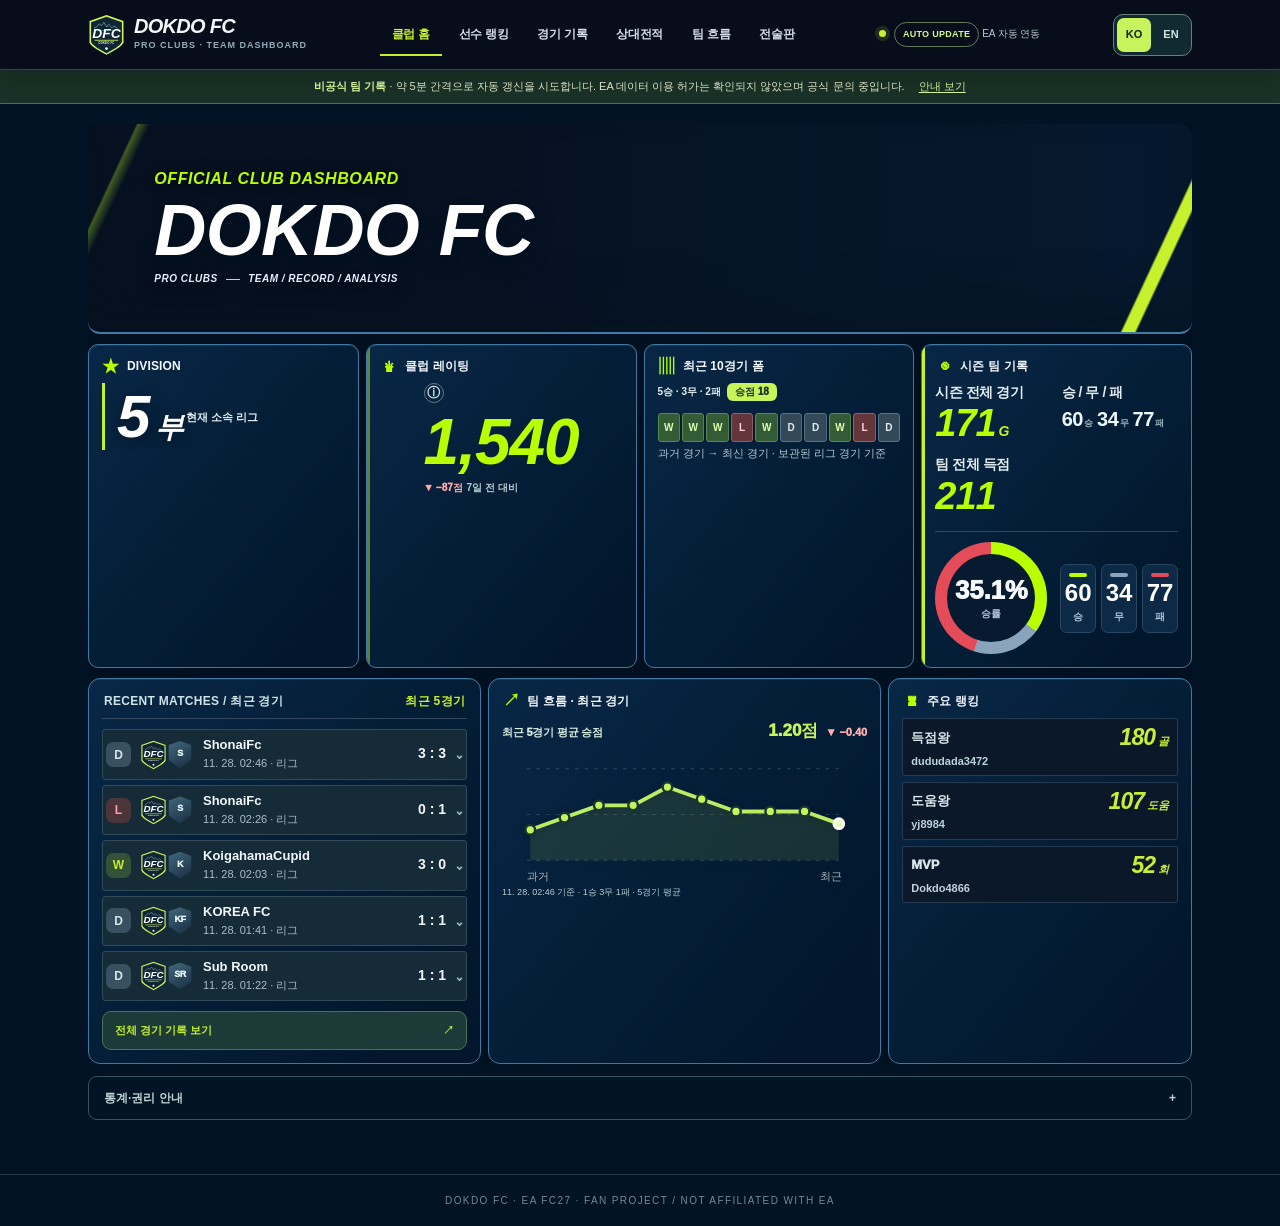
<file: index.html>
<!doctype html>
<html lang="ko">
<head>
<meta charset="utf-8"><meta name="viewport" content="width=device-width,initial-scale=1">
<meta name="color-scheme" content="dark">
<meta name="theme-color" content="#080e16">
<meta property="og:title" content="DOKDO FC | 독립 클럽 경기 기록">
<meta property="og:description" content="디비전, 선수 랭킹, 경기 결과, 상대전적과 최근 10경기 흐름">
<meta property="og:image" content="https://insungmeta.github.io/dokdo-fc/assets/og-dokdo-fc.png">
<title>DOKDO FC | 독립 클럽 경기 기록</title>
<link rel="alternate" hreflang="ko" href="https://insungmeta.github.io/dokdo-fc/?lang=ko">
<link rel="alternate" hreflang="en" href="https://insungmeta.github.io/dokdo-fc/?lang=en">
<meta name="description" content="DOKDO FC 독립 팬 커뮤니티의 경기·선수 기록과 전술 분석. EA 또는 그 라이선스 제공자와 제휴하지 않습니다.">
<style>
:root{--bg:#080e16;--panel:#111d2a;--panel2:#152432;--ink:#eff6f8;--soft:#b7c7d1;--muted:#8298a8;--line:#263949;--lime:#c6f24d;--green:#9ccf39;--cyan:#69d7e8;--gold:#f4c86d;--red:#ef7e83}
*{box-sizing:border-box}html{scroll-behavior:smooth}body{margin:0;background:radial-gradient(ellipse at 50% -300px,#1d3840,#080e16 730px);color:var(--ink);font:14px/1.5 'Pretendard','Noto Sans KR','Malgun Gothic',sans-serif}button{cursor:pointer;font:inherit}button:focus-visible,a:focus-visible{outline:2px solid var(--cyan);outline-offset:3px}a{text-decoration:none;color:inherit}svg{display:block}.shell{max-width:1460px;margin:0 auto;padding:0 38px}.microtop{font-size:10px;letter-spacing:2.4px;padding:8px 0;background:var(--lime);color:#102017;font-weight:900}.microtop .shell{display:flex;justify-content:space-between;gap:15px}.mini-logo{width:39px;height:45px;flex:none}.brand{display:flex;align-items:center;gap:13px}.brand h1{margin:0;font:900 24px/1 Arial,sans-serif;letter-spacing:-.9px}.brand p{font-size:10px;letter-spacing:1.3px;color:#9ab4bc;margin:7px 0 0;font-weight:800}.header{position:sticky;top:0;z-index:20;background:#0c1822ee;backdrop-filter:blur(14px);border-bottom:1px solid #31434c}.header .shell{height:77px;display:flex;justify-content:space-between;gap:20px;align-items:center}.nav{display:flex;align-items:center;gap:7px}.nav a{color:#a2b3bd;font-weight:800;border-radius:7px;padding:11px 14px;font-size:12px}.nav a.selected,.nav a:hover{color:var(--lime);background:#2b423b70}.live{color:#b8cacc;font-size:11px;white-space:nowrap}.live:before{content:"";display:inline-block;width:7px;height:7px;background:var(--lime);border-radius:50%;margin-right:8px;box-shadow:0 0 0 4px #c5f35022}.demo{display:inline-block;border:1px solid #637a55;color:#d3fb89;padding:5px 8px;border-radius:30px;font-size:10px;font-weight:900;letter-spacing:.3px}
main{padding-top:24px;padding-bottom:50px}.hero{display:grid;grid-template-columns:minmax(0,1.35fr) minmax(330px,.8fr);gap:16px}.hero-left,.hero-right{min-width:0;position:relative;border:1px solid #36504e;border-radius:15px;overflow:hidden;min-height:253px}.hero-left{background:radial-gradient(ellipse at 79% 70%,#2d534a 0%,transparent 46%),linear-gradient(115deg,#172e3b,#0e202e 80%);padding:31px 34px}.hero-left:before{content:"";position:absolute;inset:-60px -120px auto auto;width:380px;height:380px;border:1px solid #ffffff22;border-radius:100%;box-shadow:0 0 0 60px #ffffff07,0 0 0 120px #ffffff04;pointer-events:none}.hero-left .eyebrow{font-weight:900;letter-spacing:2px;font-size:10px;color:var(--lime)}.hero-left h2{font-size:clamp(29px,3.0vw,47px);line-height:1.12;letter-spacing:-2.1px;margin:16px 0 11px;max-width:760px}.hero-left h2 strong{color:var(--lime)}.hero-left p{max-width:530px;color:#b6d0d5;font-size:12px;margin:0;line-height:1.85}.hero-chips{margin-top:23px;display:flex;flex-wrap:wrap;gap:8px}.chip{background:#11272dba;padding:8px 11px;color:#b9d0d5;border:1px solid #53716a;border-radius:6px;font-size:10px;letter-spacing:.3px;font-weight:800}.chip b{color:#e4f8fb}.hero-right{background:linear-gradient(120deg,#152532,#0d1c29);padding:20px 23px;display:flex;flex-direction:column;justify-content:space-between}.hero-right-top{display:flex;align-items:center;justify-content:space-between;font-size:10px;color:#a5bbc3;font-weight:900;letter-spacing:1.4px}.win{color:var(--lime)}.scoreline{display:grid;grid-template-columns:1fr auto 1fr;align-items:center;gap:10px}.sideclub{text-align:center;min-width:0}.sideclub .name{font-size:11px;font-weight:900;overflow-wrap:anywhere}.sideclub small{color:#8396a6;font-size:9px}.sideclub .team-mark{display:flex;align-items:center;justify-content:center;margin:0 auto 6px;width:50px;height:55px}.sideclub .team-mark .mini-logo{width:42px;height:48px}.fallback-mark{width:47px;height:47px;display:grid;place-items:center;border-radius:50%;border:2px solid #67848e;color:#e1eaf1;font-weight:900;letter-spacing:-1px;background:#1f3544}.score-number{font:900 clamp(42px,4.1vw,65px)/1 Arial,sans-serif;letter-spacing:-4px;white-space:nowrap}.score-number span{color:#758c92;font-weight:700;margin:0 6px}.hero-right-foot{display:flex;justify-content:space-between;border-top:1px solid #ffffff16;padding-top:12px;color:#8da5b4;font-size:10px;gap:5px}.hero-right-foot strong{color:#cde3e7}
.metric-strip{display:grid;grid-template-columns:repeat(4,1fr);gap:14px;margin-top:16px}.metric{border-radius:13px;background:#111e2b;border:1px solid #273c4b;padding:19px 20px;display:flex;align-items:center;gap:15px;min-height:109px}.metric-icon{width:44px;height:44px;display:grid;place-items:center;flex:none;border:1px solid #44645e;background:#1a3b3c;border-radius:12px;color:var(--lime)}.metric-icon svg{width:23px;height:23px}.metric h3{font-size:11px;font-weight:850;margin:0;color:#9cb1bf}.metric b{font:900 31px/1 Arial,sans-serif;letter-spacing:-1.5px;display:block;margin:8px 0}.metric small{font-size:10px;color:#8096a4}.metric .accent{color:var(--lime)}
.section-title{display:flex;align-items:end;justify-content:space-between;gap:16px;margin:39px 0 17px}.section-title .no{display:block;color:var(--lime);font-size:10px;letter-spacing:2.5px;font-weight:900}.section-title h2{font-size:26px;margin:7px 0 0;letter-spacing:-1.1px}.section-title p{font-size:11px;line-height:1.5;color:var(--muted);margin:0;text-align:right}.pill-outline{display:inline-block;padding:7px 10px;border-radius:6px;border:1px solid #456364;color:#bcd4d2;font-weight:900;font-size:10px}
.star-grid{display:grid;grid-template-columns:repeat(4,minmax(0,1fr));gap:13px}.star{background:linear-gradient(135deg,#182934,#111c28);border:1px solid #324b57;border-radius:13px;padding:20px 19px;position:relative;overflow:hidden;min-height:205px}.star:after{content:"";position:absolute;width:140px;height:140px;border-radius:50%;border:1px solid #ffffff15;right:-48px;top:30px;box-shadow:0 0 0 35px #ffffff04}.star .star-top{display:flex;align-items:center;justify-content:space-between;font-size:10px;color:#a1b8bc;font-weight:900;letter-spacing:1.6px;position:relative;z-index:1}.star .emblem{width:39px;height:39px;border-radius:11px;background:#273e42;display:grid;place-items:center;font-size:22px;border:1px solid #486a60}.star .hero-number{font:900 61px/1 Arial,sans-serif;color:var(--lime);letter-spacing:-4px;margin-top:23px;position:relative;z-index:1}.star:nth-child(2) .hero-number{color:var(--cyan)}.star:nth-child(3) .hero-number{color:var(--gold)}.star:nth-child(4) .hero-number{color:#d6ddf6}.star .person{font-size:16px;font-weight:900;overflow-wrap:anywhere;margin:12px 0 4px;position:relative;z-index:1}.star .detail{font-size:10px;color:#8ea6b5;font-weight:750;position:relative;z-index:1}
.squad-layout{display:grid;grid-template-columns:minmax(0,1.38fr) minmax(335px,.75fr);gap:16px;margin-top:16px;align-items:stretch}.panel{border:1px solid #2b4150;border-radius:14px;background:#111d2a;min-width:0;overflow:hidden}.panel-head{padding:20px 21px;border-bottom:1px solid #263948;display:flex;align-items:center;justify-content:space-between;gap:12px}.panel-head h3{font-size:17px;margin:2px 0 0;letter-spacing:-.5px}.panel-head small{font-size:10px;font-weight:800;color:#91a9b5}.panel-head .minor{font-size:10px;color:#90a9b7;text-align:right}.panel-content{padding:21px}.category-strip{display:flex;flex-wrap:wrap;gap:7px;padding:18px 20px 7px}.category-strip button{border:1px solid #304956;border-radius:7px;background:#1b2e3d;color:#adc2cc;font-size:11px;font-weight:900;padding:10px 12px;transition:background .15s}.category-strip button.active,.category-strip button:hover{background:var(--lime);color:#132216;border-color:var(--lime)}.standings{padding:6px 20px 9px}.standing-row{display:grid;grid-template-columns:31px minmax(114px,1fr) 1.1fr auto;align-items:center;gap:13px;padding:14px 4px;border-bottom:1px solid #263747;cursor:pointer;border-radius:5px}.standing-row:hover,.standing-row.active{background:#22372e80}.standing-row:last-child{border-bottom:0}.order{color:#8babb0;font-size:14px;font-weight:900;text-align:center}.standing-row:first-child .order{color:var(--lime)}.who{min-width:0}.who strong{display:block;font-size:12px;overflow-wrap:anywhere}.who span{font-size:10px;color:#7796a8}.progress{height:8px;background:#273b48;border-radius:10px;overflow:hidden}.progress>i{display:block;height:100%;background:linear-gradient(90deg,#719d41,var(--lime));border-radius:10px}.amount{min-width:70px;text-align:right;font-size:18px;color:var(--lime);font-weight:900}.note{font-size:10px;color:#87a0b0;line-height:1.7;padding:0 21px 20px;min-height:44px}.profile-content{padding:24px}.profile-kicker{font-size:10px;color:var(--lime);letter-spacing:2px;font-weight:900}.profile-avatar{background:#26413d;border:2px solid #4f765c;color:var(--lime);border-radius:14px;width:58px;height:58px;display:grid;place-items:center;font-weight:1000;font-size:24px}.profile-top{display:flex;gap:14px;align-items:center;margin:14px 0 12px}.profile-top strong{display:block;font-size:19px;overflow-wrap:anywhere}.profile-top small{font-size:11px;color:#8eacb5}.profile-big{border-radius:11px;background:linear-gradient(110deg,#1f3c32,#172832);padding:17px 18px;display:flex;justify-content:space-between;align-items:end;margin-top:15px;gap:6px}.profile-big small{color:#a2c4be;font-size:10px}.profile-big b{font:900 43px/1 Arial,sans-serif;color:var(--lime)}.profile-stats{display:grid;grid-template-columns:1fr 1fr;gap:8px;margin-top:10px}.profile-stat{background:#1a2b39;border:1px solid #2b404e;border-radius:9px;padding:12px 13px}.profile-stat span{color:#94aebb;font-size:10px;display:block}.profile-stat strong{font:900 22px/1 Arial,sans-serif;margin-top:8px;display:block}.profile-hint{font-size:11px;color:#98acb5;line-height:1.75;margin-top:15px}.scopetag{display:inline-block;color:#a1d2cf;border:1px solid #45636a;background:#183037;padding:5px 8px;font-size:10px;border-radius:5px;font-weight:850}
.separate-row{display:grid;grid-template-columns:1fr 1fr;gap:16px;margin-top:16px}.highlight-panel{display:flex;gap:17px;align-items:center;padding:20px}.highlight-panel .symbol{border:1px solid #405959;border-radius:11px;background:#20363c;width:55px;height:55px;flex:none;display:grid;place-items:center;font-size:27px}.highlight-panel h3{font-size:14px;margin:0 0 5px}.highlight-panel p{margin:0;color:#8da8b6;font-size:11px;line-height:1.65}.highlight-panel b{font-size:22px;color:var(--lime)}
.match-section{display:grid;grid-template-columns:minmax(280px,.72fr) minmax(0,1.45fr);gap:16px}.match-list{padding:8px 13px}.match-item{display:grid;grid-template-columns:42px 1fr auto;align-items:center;text-align:left;gap:12px;color:var(--ink);width:100%;background:none;border:1px solid transparent;border-radius:9px;padding:13px 11px}.match-item:hover,.match-item.active{background:#1c3240;border-color:#3d565f}.match-item .wl{font-weight:1000;font-size:16px;width:30px;height:30px;display:grid;place-items:center;border-radius:7px;background:#4b353b;color:#ff9fa7}.match-item.win .wl{background:#34513a;color:var(--lime)}.match-item.draw .wl{background:#385060;color:#d7e6e9}.match-item .title{font-size:12px;font-weight:900}.match-item .date{font-size:10px;color:#8499a6;margin-top:4px}.match-item .score{font-size:18px;font-weight:950;white-space:nowrap}.match-center-head{background:linear-gradient(120deg,#1a3139,#122431);padding:20px 22px;display:flex;align-items:center;justify-content:space-between;gap:12px;border-bottom:1px solid #40565b}.match-center-head .games-title{font-size:12px;font-weight:850;color:#a4bbc3}.match-center-head .score{font:900 36px/1 Arial,sans-serif;letter-spacing:-1.2px;white-space:nowrap}.match-center-head .score b{color:var(--lime)}.center-body{padding:21px 24px}.compare-title{display:flex;justify-content:space-between;color:#a4b7c4;letter-spacing:.7px;font-size:10px;font-weight:900;margin-bottom:16px}.dual{display:grid;grid-template-columns:41px minmax(0,1fr) 91px minmax(0,1fr) 41px;align-items:center;gap:9px;margin:14px 0}.dual strong{font-size:15px}.dual strong:last-child{text-align:right}.dual .label{text-align:center;color:#b1c3ce;font-size:10px;font-weight:900}.lane{height:8px;background:#293d4b;border-radius:7px;overflow:hidden}.lane i{height:100%;display:block;width:0;background:var(--lime);border-radius:8px}.lane.r i{float:right;background:var(--cyan)}.coverage{background:#23312f;padding:10px 12px;border-left:2px solid var(--lime);border-radius:3px;color:#b1c9c2;font-size:10px;line-height:1.7;margin:16px 0}.match-footer{display:grid;grid-template-columns:repeat(3,1fr);gap:9px}.comparison-mini{border:1px solid #2a4250;background:#172a37;padding:11px 12px;border-radius:9px}.comparison-mini small{color:#93aab7;font-size:10px}.comparison-mini b{display:block;font-size:19px;color:#d7edf1;margin-top:5px}.comparison-mini b em{font-size:10px;color:#8dabb8;font-style:normal}.muted-tip{color:#8299a9;font-size:10px;margin:15px 0 0;line-height:1.7}
.final-tiles{display:grid;grid-template-columns:1.05fr .95fr;gap:16px}.formline{display:flex;flex-wrap:wrap;gap:9px;margin-top:16px}.formline span{width:36px;height:36px;display:grid;place-items:center;font-weight:1000;font-size:13px;border-radius:8px;border:1px solid #384e5b;color:#a8c1ce;background:#203442}.formline span.w{color:#d9ff86;background:#2a503a;border-color:#4d7950}.formline span.l{color:#ffb3ba;background:#512f3a;border-color:#74515a}.formline span.d{color:#c5d6de;background:#2c4351}.form-summary{display:flex;justify-content:space-between;gap:12px;color:#a7bec8;font-size:12px;margin-top:22px}.form-summary strong{color:var(--lime)}.team-record{height:12px;border-radius:12px;background:#263d4c;overflow:hidden;display:flex;margin-top:12px}.team-record i{display:block;height:100%}.team-record .w{background:var(--lime)}.team-record .d{background:#6caabd}.team-record .l{background:#b66e74}.cards-board{display:flex;flex-direction:column;gap:13px}.card-row{display:flex;gap:12px;align-items:center;justify-content:space-between;border-radius:10px;background:#1a2b38;border:1px solid #2c4450;padding:13px 14px}.card-row .name{font-weight:900;font-size:12px}.card-row .sub{font-size:10px;color:#859fab;margin-top:4px}.card-count{font-size:13px;font-weight:900;white-space:nowrap}.data-disclaimer{font-size:10px;line-height:1.8;color:#92a6b5;margin-top:25px;border-top:1px solid #283b49;padding-top:18px}.data-disclaimer strong{color:#d9e9e6}.method-btn{background:none;border:1px solid #59736a;border-radius:7px;padding:10px 13px;color:#cdeab2;font-size:11px;font-weight:900}.method-btn:hover{background:#284135}.foot{text-align:center;font-size:10px;letter-spacing:1.4px;color:#667f8f;padding:24px;border-top:1px solid #253743}.notice-ribbon{margin-top:15px;color:#b2c4c4;font-size:11px;line-height:1.7}.notice-ribbon b{color:var(--lime)}
.modal{border-radius:12px;border:1px solid #536d70;background:#11212d;color:var(--ink);padding:25px;max-width:600px;width:calc(100vw - 30px);box-shadow:0 30px 120px #000b}.modal::backdrop{background:#02070bc0}.modal h3{margin:0 0 15px}.modal p,.modal li{font-size:12px;color:#aec1ca;line-height:1.8}.modal ul{padding-left:19px}.modal button{background:var(--lime);border:0;border-radius:7px;padding:10px 19px;color:#0e1d17;font-weight:900}

/* V3: make CURRENT DIVISION the first visual focal point */
.hero-left{min-height:280px;padding-top:24px;padding-bottom:22px}
.division-showcase{display:flex;align-items:center;gap:23px;margin-top:12px;position:relative;z-index:1}
.division-digit{color:var(--lime);font:900 clamp(82px,9.2vw,142px)/.95 Arial,sans-serif;letter-spacing:-9px;text-shadow:0 12px 40px #b8f34b1c;white-space:nowrap}
.division-digit span{font-size:.48em;letter-spacing:-3px;margin-left:7px}
.division-copy{display:flex;flex-direction:column;gap:7px;margin-top:10px}
.division-copy strong{font-size:20px;letter-spacing:-.7px}
.division-copy small{font-size:10px;color:#9cbdc6;font-weight:850;letter-spacing:.8px}
.division-live{background:#cee96f24;border:1px solid #72904e;color:#e7ffa0;font-weight:900;font-size:10px;letter-spacing:.7px;border-radius:20px;padding:5px 9px;align-self:flex-start}
.division-subline{display:flex;gap:9px;flex-wrap:wrap;margin-top:6px}
.division-subline span{background:#0f2631bb;border:1px solid #3f6364;border-radius:6px;font-size:11px;padding:7px 10px;color:#eff8fa;font-weight:800}
.division-subline b{color:#a0bac1;font-size:10px;margin-right:8px}
.division-intro{margin-top:13px!important;font-size:11px!important}
.hero-left .hero-chips{margin-top:12px}
.head2head-inline{background:#213a32;border:1px solid #42694f;border-radius:8px;padding:10px 13px;color:#dbf5cf;font-size:11px;font-weight:850;margin-bottom:17px}
.h2h-panel{margin-top:17px;overflow:hidden}
.h2h-head{display:flex;align-items:center;justify-content:space-between;gap:20px;padding:20px 25px;border-bottom:1px solid var(--line);background:linear-gradient(110deg,#172d38,#11212e)}
.h2h-head h3{font-size:22px;margin:4px 0;letter-spacing:-.8px}.h2h-head h3 span{font-size:11px;font-weight:650;color:#9aafb8;margin-left:8px}
.h2h-head p{font-size:11px;color:#a0b5bf;margin:3px 0 0}.h2h-head .no{font-size:9px;letter-spacing:1.8px}
.h2h-select-wrap{display:flex;flex-direction:column;gap:5px;min-width:255px}.h2h-select-wrap label{font-size:10px;font-weight:800;color:#aabdc5}
.h2h-select-wrap select{appearance:none;background:#203748;color:#f1faef;border:1px solid #537062;padding:11px 36px 11px 12px;border-radius:7px;font-weight:850;font-size:12px;cursor:pointer;background-image:linear-gradient(45deg,transparent 50%,#c6f24d 50%),linear-gradient(135deg,#c6f24d 50%,transparent 50%);background-position:calc(100% - 20px) 17px,calc(100% - 15px) 17px;background-size:5px 5px;background-repeat:no-repeat}
.h2h-layout{display:grid;grid-template-columns:minmax(0,1fr) minmax(235px,.83fr) minmax(250px,1.15fr);gap:20px;padding:25px}
.h2h-emphasis{background:radial-gradient(ellipse at 0 0,#294b3f,transparent 90%),#162733;border-radius:11px;border:1px solid #35534e;padding:20px;min-width:0}
.h2h-versus{display:flex;align-items:center;gap:9px;font-size:12px;font-weight:900}.h2h-versus>span:first-child{color:var(--lime)}.h2h-versus strong{font-size:9px;color:#8babb8}.h2h-versus>span:last-child{overflow-wrap:anywhere}
.h2h-count{font:900 52px/1 Arial,sans-serif;color:var(--lime);margin-top:19px;letter-spacing:-2px}.h2h-count span{font:800 12px/1.3 'Pretendard','Noto Sans KR',sans-serif;letter-spacing:0;color:#b6cbd0;margin-left:7px}
.h2h-desc{font-size:10px;color:#86a9b4;margin-top:10px}
.h2h-stats{display:flex;flex-direction:column;justify-content:center;gap:16px}.h2h-wdl{display:grid;grid-template-columns:repeat(3,1fr);gap:7px}.h2h-wdl>div{background:#1b3040;border:1px solid #354e5a;border-radius:9px;text-align:center;padding:12px 4px}.h2h-wdl strong{font:900 33px/1 Arial,sans-serif;display:block;color:var(--lime)}.h2h-wdl>div:nth-child(2) strong{color:#cfdfed}.h2h-wdl>div:nth-child(3) strong{color:#f29e9f}.h2h-wdl span{font-size:11px;color:#a1b2c0;display:block;margin-top:6px;font-weight:850}
.h2h-record-line{height:8px;border-radius:5px;overflow:hidden;background:#50343d;display:flex}.h2h-record-line i{display:block;height:100%;background:var(--lime)}.h2h-goals{display:flex;justify-content:space-between;gap:9px;font-size:11px;color:#a0b7c1;margin-top:12px}.h2h-goals b{color:#f0f6fa;font-size:16px}
.h2h-history{min-width:0}.h2h-history-title{display:flex;align-items:center;justify-content:space-between;font-size:11px;margin-bottom:12px}.h2h-history-title b{font-weight:900}.h2h-history-title span{font-size:10px;color:#799cab}.h2h-fixtures{display:flex;flex-direction:column;gap:7px;max-height:212px;overflow:auto}
.h2h-fixture{display:grid;grid-template-columns:32px 1fr auto;gap:12px;align-items:center;padding:10px 11px;background:#1b2c3b;border-radius:7px;border:1px solid #2e4654}.h2h-fixture .result{font-size:12px;font-weight:900;border-radius:5px;display:grid;place-items:center;width:26px;height:26px;background:#36533e;color:var(--lime)}.h2h-fixture .result.l{background:#50353d;color:#ff9aa0}.h2h-fixture .result.d{background:#374a59;color:#e1ecf0}.h2h-fixture span{font-size:10px;color:#9eb6c2}.h2h-fixture strong{font-size:18px;white-space:nowrap}.h2h-foot{padding:13px 25px;border-top:1px solid #2d4653;background:#0e1a26;color:#8ea6b2;font-size:10px;line-height:1.7}
@media(max-width:1080px){.h2h-layout{grid-template-columns:1fr 1fr}.h2h-history{grid-column:1/-1}.h2h-fixtures{display:grid;grid-template-columns:repeat(2,minmax(0,1fr))}.hero-left{min-height:280px}}
@media(max-width:650px){.hero-left{padding:20px 19px;min-height:auto}.division-showcase{gap:14px}.division-digit{font-size:95px;letter-spacing:-7px}.division-copy strong{font-size:15px}.division-copy small{font-size:8px}.division-live{font-size:8px;padding:4px 5px}.division-subline span{font-size:10px}.division-intro{font-size:10px!important}.h2h-head{flex-direction:column;align-items:stretch;padding:17px}.h2h-head h3{font-size:19px}.h2h-select-wrap{min-width:0}.h2h-layout{grid-template-columns:1fr;gap:11px;padding:14px}.h2h-history{grid-column:auto}.h2h-fixtures{display:flex}.h2h-emphasis{padding:17px}.h2h-count{font-size:44px}.h2h-foot{padding:13px 16px}}

@media(max-width:1080px){.shell{padding-left:24px;padding-right:24px}.hero{grid-template-columns:1fr}.hero-left,.hero-right{min-height:220px}.hero-right{max-width:none}.scoreline{max-width:600px;margin:auto;width:100%}.metric-strip{grid-template-columns:repeat(2,1fr)}.star-grid{grid-template-columns:repeat(2,1fr)}.squad-layout,.match-section{grid-template-columns:1fr}.separate-row{grid-template-columns:1fr 1fr}.final-tiles{grid-template-columns:1fr}.rightstatus{display:none}}
@media(max-width:650px){.shell{padding-left:15px;padding-right:15px}.microtop{font-size:8px;letter-spacing:1.1px}.header .shell{height:71px;gap:8px;flex-wrap:wrap}.brand h1{font-size:19px}.brand p{font-size:8px}.mini-logo{width:33px;height:38px}.nav{gap:0}.nav a{font-size:10px;padding:8px}.demo{display:none}.hero-left{padding:25px 22px;min-height:215px}.hero-left h2{font-size:30px;letter-spacing:-1.4px;margin-top:16px}.hero-left p{font-size:11px}.hero-right{padding:18px;min-height:194px}.score-number{font-size:47px}.hero-right-foot{font-size:9px}.metric-strip{gap:9px}.metric{min-height:108px;padding:12px;gap:9px}.metric-icon{width:36px;height:36px}.metric-icon svg{width:19px}.metric b{font-size:26px}.metric h3{font-size:10px}.metric small{font-size:9px}.section-title{margin:28px 0 12px}.section-title h2{font-size:21px}.section-title p{display:none}.star-grid{gap:9px}.star{min-height:176px;padding:15px 12px}.star .star-top{font-size:8px;letter-spacing:.7px}.star .emblem{width:32px;height:32px;font-size:17px}.star .hero-number{font-size:48px;margin-top:19px}.star .person{font-size:12px}.star .detail{font-size:9px}.panel-head{padding:16px}.panel-content{padding:16px}.category-strip{padding:14px 12px 4px;gap:5px}.category-strip button{padding:9px 9px;font-size:10px}.standings{padding:5px 11px}.standing-row{grid-template-columns:21px minmax(95px,1fr) .6fr auto;gap:7px}.who strong{font-size:11px}.amount{min-width:49px;font-size:15px}.progress{height:7px}.profile-content{padding:20px}.separate-row{grid-template-columns:1fr}.match-center-head{padding:17px}.center-body{padding:16px}.dual{grid-template-columns:32px 1fr 82px 1fr 32px;gap:5px}.dual strong{font-size:13px}.dual .label{font-size:9px}.match-footer{gap:5px}.comparison-mini{padding:10px 8px}.comparison-mini small{font-size:9px}.comparison-mini b{font-size:16px}.formline span{width:30px;height:30px}.topline small{display:none}}

/* V4: actual EA emblem URLs with clean responsive fallback badges */
.crest-frame{width:38px;height:42px;position:relative;display:inline-flex;flex:0 0 auto;align-items:center;justify-content:center;isolation:isolate}
.crest-frame.small{width:30px;height:33px}.crest-frame.large{width:61px;height:65px}
.crest-fallback{width:94%;height:94%;display:grid;place-items:center;clip-path:polygon(50% 0,96% 15%,96% 70%,50% 99%,4% 70%,4% 15%);background:linear-gradient(150deg,#426a7c,#182b40);border-radius:1px;color:#ebf8fb;font-weight:1000;letter-spacing:-.5px;font-size:11px;padding-bottom:2px}
.crest-frame.small .crest-fallback{font-size:9px}.crest-frame.large .crest-fallback{font-size:15px}
.crest-img{display:block;position:absolute;inset:0;width:100%;height:100%;object-fit:contain;filter:drop-shadow(0 3px 4px #0006)}
.crest-frame.is-fallback .crest-img{display:none}
.match-item{grid-template-columns:32px 62px minmax(0,1fr) auto;gap:9px}
.match-item .match-logos{display:flex;align-items:center;gap:3px;min-width:62px}
.match-item .match-logos .crest-frame{width:29px;height:32px}
.match-item .wl{font-size:13px;width:27px;height:27px}
.match-item .title{font-size:11px;line-height:1.3}
.scoreline .team-mark .crest-frame{margin:auto}
.scoreline .sideclub .team-mark{width:62px;height:67px}
.scoreline .name{line-height:1.3;min-height:28px}
.game-team-display{display:flex;align-items:center;gap:10px;margin-top:7px}
.game-team-display .crest-frame{width:35px;height:37px}
.game-team-display .team-name-pair{font-size:12px;font-weight:900;line-height:1.3;letter-spacing:-.3px}
.game-team-display .team-name-pair span{color:#7d9aab;font-size:11px;margin:0 4px}
.h2h-versus{align-items:center;gap:10px}
.h2h-rival-brand{display:flex;align-items:center;gap:8px;min-width:0;font-size:11px;font-weight:950}
.h2h-rival-brand .crest-frame{width:35px;height:38px}
.h2h-rival-brand>span{overflow-wrap:anywhere}
.h2h-fixture{grid-template-columns:27px 42px minmax(0,1fr) auto;gap:9px}
.h2h-fixture .fixture-logos{display:flex;align-items:center;gap:1px}
.h2h-fixture .fixture-logos .crest-frame{width:19px;height:22px}
.h2h-fixture .fixture-logos .crest-fallback{font-size:7px}
.crest-data-note{display:flex;gap:7px;align-items:center;font-size:10px;color:#99b3bd;margin:8px 0 0;padding:0 2px}
.crest-data-note b{color:#c7f25c}
@media(max-width:650px){.match-item{grid-template-columns:28px 55px minmax(0,1fr) auto;gap:5px;padding:11px 8px}.match-item .match-logos{gap:0;min-width:52px}.match-item .match-logos .crest-frame{width:25px;height:29px}.match-item .score{font-size:15px}.match-item .title{font-size:10px}.game-team-display .crest-frame{width:27px;height:31px}.game-team-display{gap:6px}.game-team-display .team-name-pair{font-size:10px}.h2h-rival-brand .crest-frame{width:27px;height:30px}.h2h-rival-brand{gap:3px;font-size:10px}.h2h-versus{gap:5px}.h2h-fixture{grid-template-columns:25px 36px minmax(0,1fr) auto;gap:6px}}


/* V5: current division + immediately visible 10-match form */
.division-form{margin-top:13px;background:#092229c9;border:1px solid #45685b;border-radius:10px;padding:12px 15px;max-width:670px;position:relative;z-index:1}
.division-form-top{display:flex;align-items:center;gap:10px;flex-wrap:wrap;font-size:11px}
.division-form-top strong{font-weight:950;color:#f2ffef;margin-right:auto}
.division-form-top span{font-weight:850;color:#e2eff0}
.division-form-top b{background:#c7f459;color:#163027;border-radius:6px;padding:3px 8px;font-weight:950}
.division-form-results{display:grid;grid-template-columns:repeat(10,minmax(0,1fr));gap:5px;margin:10px 0 6px}
.division-form-results span{height:24px;border-radius:5px;display:grid;place-items:center;font-size:10px;font-weight:950;color:#c6d9df;background:#284655;border:1px solid #50717c}
.division-form-results span.w{background:#325b36;color:#e0ffae;border-color:#568c51}
.division-form-results span.d{background:#334958;color:#deedf4;border-color:#547489}
.division-form-results span.l{background:#63363b;color:#ffd8d7;border-color:#956167}
.division-form>small{color:#89a4af;font-size:9px;line-height:1.4}
.star-grid{grid-template-columns:repeat(5,minmax(0,1fr))}
.star{padding:19px 16px;min-width:0}.star .star-top{font-size:9px;letter-spacing:.5px}
.star .hero-number{font-size:56px}
.star:nth-child(4) .hero-number{color:#8fe1b8}
.star:nth-child(5) .hero-number{color:#d6ddf6}
@media(max-width:1080px){.star-grid{grid-template-columns:repeat(2,minmax(0,1fr))}}
@media(max-width:650px){.division-form{padding:11px 12px}.division-form-results{gap:3px}.division-form-results span{height:24px}.division-form-top{gap:7px;font-size:10px}.star .hero-number{font-size:47px}.star .star-top{font-size:8px}.star-grid .star:last-child{grid-column:1/-1;min-height:155px}}


/* V6 layout refinement — compact desktop hero, less decorative dead space, reliable mobile card layering */
.hero-left{padding:23px 25px 17px;min-height:0}
.division-hero-main{display:grid;grid-template-columns:minmax(0,.94fr) minmax(300px,1.06fr);gap:18px;align-items:center;margin-top:10px;position:relative;z-index:1}
.division-primary{min-width:0}
.division-showcase{gap:12px;margin-top:0}
.division-digit{font-size:clamp(85px,7.8vw,116px);letter-spacing:-8px}
.division-digit span{margin-left:5px}
.division-copy{gap:5px;margin-top:3px}
.division-copy strong{font-size:16px}
.division-copy small{font-size:9px}
.division-live{font-size:9px;letter-spacing:0;padding:4px 7px}
.division-subline{gap:7px;margin-top:7px}
.division-subline span{padding:6px 8px;font-size:10px}
.division-subline b{font-size:9px;margin-right:5px}
.division-form{max-width:none;margin:0;padding:14px 13px}
.division-form-top{gap:7px;font-size:10px}
.division-form-top strong{width:100%;font-size:12px}
.division-form-results{gap:4px;margin:9px 0 7px}
.division-form-results span{height:27px}
.hero-left .hero-chips{margin-top:12px;gap:6px;position:relative;z-index:1}
.hero-chips .chip{padding:6px 8px;font-size:9px}
.hero-right{padding:18px 19px;gap:12px;justify-content:space-between}
.hero-right .scoreline{margin:8px 0;gap:8px}
.hero-last-stats{display:grid;grid-template-columns:repeat(3,minmax(0,1fr));gap:7px;padding:11px 0 5px;border-top:1px solid #ffffff1d}
.hero-last-stats div{text-align:center;display:flex;flex-direction:column;gap:3px;min-width:0}
.hero-last-stats div+div{border-left:1px solid #ffffff16}
.hero-last-stats span{font-size:9px;color:#8babb5;font-weight:800}
.hero-last-stats strong{font:900 20px/1.15 Arial,sans-serif;color:#d4eaf1}
.hero-right-foot{padding-top:9px}
.section-title{margin-top:30px}
.star{min-height:174px;padding:16px 15px}
.star:after{opacity:.34;pointer-events:none}
.star .star-top{gap:7px}
.star .star-top>span:first-child{min-width:0;line-height:1.3;overflow-wrap:anywhere}
.star .emblem{flex:none;width:34px;height:34px;font-size:19px;position:relative;z-index:2}
.star .emblem-mvp{color:#f4c86d;background:#493d2c;border-color:#756342}
.star .emblem-mvp svg{display:block;width:23px;height:23px}
.star .hero-number{font-size:52px;margin-top:16px}
.star .person{margin-top:8px;font-size:14px}
.highlight-panel{padding:14px 17px;gap:12px}
.highlight-panel .symbol{width:43px;height:43px;font-size:20px}
.highlight-panel h3{font-size:13px}
.highlight-panel p{font-size:10px}
@media(max-width:1290px){
 .hero{grid-template-columns:1fr}
 .division-hero-main{grid-template-columns:minmax(0,.8fr) minmax(360px,1fr)}
 .hero-right{min-height:0;gap:12px}
 .hero-right .scoreline{max-width:720px;margin:4px auto 0}
 .hero-last-stats{max-width:700px;width:100%;margin:0 auto}
}
@media(max-width:820px){
 .division-hero-main{grid-template-columns:1fr;gap:13px}
 .division-form{width:100%}
 .hero-left{padding:22px}
 .division-showcase{gap:14px}
 .division-digit{font-size:108px}
 .division-copy strong{font-size:17px}
 .star-grid{grid-template-columns:repeat(2,minmax(0,1fr))}
}
@media(max-width:650px){
 /* Keep the header in normal document flow: a sticky capture previously obscured the MVP card. */
 .header{position:relative;top:auto}
 .hero-left{padding:19px 17px;min-height:0}
 .division-hero-main{gap:12px;margin-top:8px}
 .division-digit{font-size:91px}
 .division-copy strong{font-size:16px}
 .division-form{padding:11px}
 .division-form-top strong{width:auto}
 .hero-right{padding:16px}
 .hero-right .scoreline{margin:3px auto}
 .hero-last-stats{padding:11px 0 5px}
 .hero-last-stats strong{font-size:19px}
 .hero-last-stats span{font-size:9px}
 .section-title{margin-top:25px}
 .star-grid{gap:9px}
 .star{min-height:153px;padding:13px 11px}
 .star::after{display:none}
 .star .star-top{display:grid;grid-template-columns:minmax(0,1fr) 30px;align-items:start;gap:5px;font-size:9px;letter-spacing:.05px}
 .star .star-top>span:first-child{line-height:1.4;overflow-wrap:anywhere}
 .star .emblem{width:30px;height:30px;font-size:16px}
 .star .emblem-mvp svg{width:22px;height:22px}
 .star .hero-number{font-size:44px;margin-top:10px}
 .star .person{font-size:12px;margin-top:7px}
 .star .detail{font-size:9px}
 .star-grid .star:last-child{grid-column:1/-1;min-height:119px;display:grid;grid-template-columns:minmax(0,1fr) auto;grid-template-rows:auto auto auto;align-items:center;column-gap:12px}
 .star-grid .star:last-child .star-top{grid-column:1/-1}
 .star-grid .star:last-child .hero-number{grid-column:2;grid-row:2/4;font-size:51px;margin:0 8px 0 0}
 .star-grid .star:last-child .person{grid-column:1;grid-row:2;margin:4px 0 0}
 .star-grid .star:last-child .detail{grid-column:1;grid-row:3}
}
@media(max-width:360px){
 .star .star-top{grid-template-columns:minmax(0,1fr) 27px}
 .star .emblem{width:27px;height:27px}
 .division-form-top{font-size:9px}
 .division-form-results{gap:2px}
}

/* Live V7: optically balanced club crests on desktop and mobile */
.scoreline .sideclub .team-mark{width:75px;height:75px;min-height:75px}
.scoreline .sideclub .team-mark .mini-logo{width:67px;height:72px}
.scoreline .sideclub .team-mark .crest-frame.large{width:69px;height:73px}
.match-item .match-logos .mini-logo{width:30px;height:33px;flex:none}
.match-item .match-logos .crest-frame{width:29px;height:32px}
.game-team-display .mini-logo.detail-crest{width:39px;height:43px;flex:none}
.game-team-display .crest-frame{width:38px;height:42px}
.h2h-rival-brand .mini-logo{width:38px;height:43px}
.h2h-rival-brand .crest-frame{width:38px;height:43px}
.fixture-logos .mini-logo{width:22px;height:26px;flex:none}
/* Mobile season record: keep win-draw-loss totals aligned without ugly line breaks. */
.division-subline{align-items:stretch;display:flex;flex-wrap:wrap}
.division-subline .season-wdl{display:flex;align-items:center;gap:5px;white-space:nowrap;flex-wrap:nowrap}
.division-subline .season-wdl span{border:0;background:none;padding:0;display:inline;color:#edf9f7;font-size:11px}
.division-subline .season-wdl strong{font-weight:950;color:#f4fbfc}
.division-subline .season-wdl i{font-style:normal;color:#779aaa}
/* Put both passing percentages on the same vertical baseline. */
.match-footer{align-items:stretch}
.match-footer .comparison-mini{display:flex;flex-direction:column;justify-content:space-between;min-width:0;min-height:83px}
.match-footer .comparison-mini b{min-height:28px;display:flex;align-items:end;margin-top:12px;line-height:1.1}
.match-footer .comparison-mini small{line-height:1.35;min-height:28px}
@media(max-width:650px){
 .scoreline .sideclub .team-mark{width:64px;height:70px;min-height:70px}
 .scoreline .sideclub .team-mark .mini-logo{width:63px;height:68px}
 .scoreline .sideclub .team-mark .crest-frame.large{width:62px;height:67px}
 .division-subline{display:grid;grid-template-columns:1fr;gap:7px}
 .division-subline .best-division{justify-self:start}
 .division-subline .season-wdl{width:100%;justify-content:space-between;gap:3px;padding:8px 9px;font-size:10px}
 .division-subline .season-wdl b{font-size:10px;margin-right:auto;white-space:nowrap}
 .division-subline .season-wdl span{white-space:nowrap;font-size:10px!important}
 .division-subline .season-wdl i{font-size:9px}
 .match-footer .comparison-mini{padding:9px 7px;min-height:95px}
 .match-footer .comparison-mini small{font-size:9px;min-height:37px}
 .match-footer .comparison-mini b{font-size:20px;min-height:24px;margin-top:7px}
 .game-team-display .mini-logo.detail-crest{width:33px;height:37px}
 .game-team-display .crest-frame{width:32px;height:35px}
 .match-item .match-logos .mini-logo{width:27px;height:31px}
 .match-item .match-logos .crest-frame{width:27px;height:31px}
 .h2h-rival-brand .mini-logo{width:30px;height:34px}
 .h2h-rival-brand .crest-frame{width:30px;height:34px}
}

/* Responsive navigation: preserve Player, Match, Archive, Board without overlap. */
@media(max-width:650px){
 .header .shell{height:auto;min-height:76px;padding-top:12px;padding-bottom:10px;align-content:center;row-gap:7px}
 .header .nav{order:3;flex-basis:100%;width:100%;display:flex;overflow-x:auto;scrollbar-width:none;white-space:nowrap;gap:3px;padding-bottom:2px}
 .header .nav::-webkit-scrollbar{display:none}
 .header .nav a{flex:0 0 auto;font-size:10px;padding:7px 9px}
 .header .live{display:none}
}

/* V7.1: full-width W/D/L figures, no accidental mobile number wrap */
.metric-wdl .metric-body{min-width:0;flex:1}
.metric-wdl .wdl-values{display:grid;grid-template-columns:repeat(3,minmax(0,1fr));gap:5px;margin:7px 0 5px}
.metric-wdl .wdl-values>span{min-width:0;display:flex;flex-direction:column;align-items:flex-start;gap:3px}
.metric-wdl .wdl-values strong{display:block;white-space:nowrap;font:900 23px/1 Arial,sans-serif;letter-spacing:-.8px;color:#eff8f8}
.metric-wdl .wdl-values small{font-size:10px;font-weight:800;color:#99b2bb}
.metric-wdl .wdl-rate{display:block;white-space:nowrap;font-size:10px}
@media(max-width:650px){
 .metric-wdl{display:grid;grid-template-columns:36px minmax(0,1fr);grid-template-rows:36px auto auto;align-items:center;column-gap:8px;row-gap:2px}
 .metric-wdl .metric-icon{grid-column:1;grid-row:1}
 .metric-wdl .metric-body{display:contents}
 .metric-wdl h3{grid-column:2;grid-row:1;margin:0}
 .metric-wdl .wdl-values{grid-column:1/-1;grid-row:2;gap:5px;margin:3px 0 0}
 .metric-wdl .wdl-values>span{align-items:center;gap:3px}
 .metric-wdl .wdl-values strong{font-size:21px;letter-spacing:-.6px}
 .metric-wdl .wdl-values small{font-size:9px}
 .metric-wdl .wdl-rate{grid-column:1/-1;grid-row:3;font-size:9px;margin-top:1px;text-align:center}
}
@media(max-width:360px){.metric-wdl .wdl-values strong{font-size:19px}}


/* V7.2: latest match -> useful recent results; complete archive remains directly accessible */
.hero-recent-card{min-height:0!important;display:flex;flex-direction:column;gap:9px;padding:17px 16px!important}
.hero-recent-card .hero-right-top{padding:0 2px 5px;gap:8px;letter-spacing:.6px}
.hero-recent-list{display:flex;flex-direction:column;gap:3px;flex:1}
.hero-recent-list .match-item{grid-template-columns:27px 54px minmax(0,1fr) auto;gap:6px;padding:7px 6px;border-color:#294651;background:#132b38aa}
.hero-recent-list .match-item .wl{width:25px;height:25px;font-size:12px}
.hero-recent-list .match-item .match-logos{min-width:52px;gap:0}
.hero-recent-list .match-item .match-logos .crest-frame{width:26px;height:29px}
.hero-recent-list .match-item .match-logos .mini-logo{width:27px;height:30px}
.hero-recent-list .match-item .title{font-size:11px;white-space:nowrap;text-overflow:ellipsis;overflow:hidden}
.hero-recent-list .match-item .date{margin-top:1px;font-size:9px}
.hero-recent-list .match-item .score{font-size:14px;font-variant-numeric:tabular-nums}
.hero-recent-all{display:flex;align-items:center;justify-content:space-between;padding:8px 11px;border:1px solid #4a705e;background:#183e38aa;border-radius:8px;color:var(--lime);font-weight:900;font-size:11px}
.hero-recent-all:hover{background:#285244}
.hero-loading{padding:20px;color:#9cbbc2}
.archive-filter{padding:12px 14px 0;display:flex;gap:7px;flex-wrap:wrap}
.archive-filter button{border-radius:7px;padding:7px 11px;border:1px solid #32505c;background:#182b39;color:#c6d9df;font-size:11px;font-weight:850}
.archive-filter button.active{background:var(--lime);border-color:var(--lime);color:#152523}
.archive-actions{display:flex;justify-content:space-between;align-items:center;gap:8px;padding:8px 14px 13px;font-size:10px;color:#9eb7be}
.archive-show-all{border:1px solid #71955d;background:#204039;color:#d9fac6;font-size:11px;border-radius:8px;padding:9px 12px;font-weight:900}
.archive-show-all[hidden]{display:none}
.archive-total{font-size:11px;color:var(--lime);margin-left:4px}
.archive-original{font-size:10px;color:#add3c0;white-space:nowrap}
.match-archive .match-list{padding-bottom:5px}
.match-archive .match-item .match-type{color:#95bac5;font-size:9px;font-weight:700}
@media(max-width:650px){
 .hero-recent-card{padding:14px 13px!important;gap:7px}
 .hero-recent-list .match-item{grid-template-columns:25px 55px minmax(0,1fr) auto;gap:5px;padding:8px 6px}
 .hero-recent-list .match-item .score{font-size:14px}
 .archive-original{font-size:9px}
 .archive-filter{padding:10px 10px 0;gap:4px}
 .archive-filter button{font-size:10px;padding:7px 8px}
 .archive-actions{padding:9px 11px}
}


/* V7.3: one-open accordion and sticky section navigation */
html{scroll-padding-top:91px}
#overview,#players,#matches,#rivalry,#more{scroll-margin-top:91px}
.header{position:sticky!important;top:0!important;z-index:90!important;box-shadow:0 6px 18px #020b1299}
.header .nav{min-width:0}
.header .nav a{white-space:nowrap}
.match-section{display:block}
.match-archive{width:100%}
.review-dock{display:none}
.inline-match-review[hidden]{display:none!important}
.inline-match-review{margin:6px 6px 12px;background:#132735;border-color:#557d67;box-shadow:0 10px 25px #0003}
.inline-match-review .review-utility{display:flex;align-items:center;justify-content:space-between;gap:10px;padding:10px 16px;background:#1e3d3c;border-bottom:1px solid #527565;color:#d6f69d;font-size:11px}
.inline-match-review .review-utility button{background:#294b49;color:#f0f8eb;border:1px solid #678f7b;border-radius:7px;padding:7px 10px;font-size:11px}
.match-item .match-chevron{display:inline-block;color:#9ac4bd;font-size:15px;margin-left:9px;transition:transform .17s ease;vertical-align:middle}
.match-item[aria-expanded="true"] .match-chevron{transform:rotate(180deg);color:var(--lime)}
.match-item[aria-expanded="true"]{border-color:#6e9a6a;background:#204137}
.fold-summary{list-style:none;display:flex;align-items:center;gap:12px;padding:15px 19px;color:#f0f6f8;font-size:16px;font-weight:900;cursor:pointer;background:linear-gradient(110deg,#192f3b,#122430);border-bottom:1px solid transparent}
.fold-summary::-webkit-details-marker{display:none}
.fold-summary small{font-size:11px;color:#90adbb;font-weight:650;margin-left:auto}
.fold-summary em{font-style:normal;font-size:20px;line-height:1;color:var(--lime);transition:transform .18s}
details[open]>.fold-summary{border-bottom-color:#304a57}
details[open]>.fold-summary em{transform:rotate(180deg)}
.player-detail-panel{align-self:start}
.player-detail-panel .panel-head{padding:11px 17px}
.fold-section{background:#122432;border:1px solid #35515a;border-radius:13px;overflow:hidden}
.fold-section .final-tiles{padding:14px;margin:0}
.back-to-top{position:fixed;right:16px;bottom:19px;z-index:94;background:#c6f24d;color:#132419;font-weight:950;border:1px solid #e3ff8b;border-radius:30px;box-shadow:0 7px 24px #0009;padding:10px 15px;cursor:pointer}
.back-to-top[hidden]{display:none!important}
@media(max-width:1080px){.squad-layout{align-items:start}}
@media(max-width:650px){
 html{scroll-padding-top:114px}
 #overview,#players,#matches,#rivalry,#more{scroll-margin-top:114px}
 .header{position:sticky!important;top:0!important;min-height:0}
 .header .shell{height:auto!important;min-height:0!important;display:grid!important;grid-template-columns:minmax(0,1fr);padding:7px 12px 8px;gap:5px}
 .header .brand{min-width:0}
 .header .brand .mini-logo{width:27px;height:31px}
 .header .brand h1{font-size:16px}
 .header .brand p{font-size:7px;margin:1px 0 0}
 .header .nav{width:100%;display:flex;gap:2px;overflow-x:auto;overscroll-behavior-x:contain;scrollbar-width:none;-webkit-overflow-scrolling:touch;flex-wrap:nowrap;white-space:nowrap;padding:0 0 1px}
 .header .nav::-webkit-scrollbar{display:none}
 .header .nav a{font-size:10px;padding:7px 10px;flex:0 0 auto}
 .header .live{display:none}
 .inline-match-review{margin:6px 0 11px}
 .inline-match-review .review-utility{padding:10px 12px}
 .inline-match-review .match-center-head{padding:12px}
 .inline-match-review .center-body{padding:12px}
 .inline-match-review .dual{grid-template-columns:26px minmax(0,1fr) 68px minmax(0,1fr) 26px;gap:4px}
 .inline-match-review .dual .label{font-size:9px}
 .fold-summary{padding:14px 13px;font-size:14px;gap:6px}
 .fold-summary small{font-size:9px;max-width:110px;text-align:right;line-height:1.3}
 .fold-section .final-tiles{padding:9px}
 .match-item .match-chevron{margin-left:4px;font-size:13px}
}
@media(prefers-reduced-motion:reduce){.match-item .match-chevron,.fold-summary em{transition:none}}


/* Independent fan-site and privacy links remain readable on mobile. */
.foot{display:flex;justify-content:center;align-items:center;gap:10px 18px;flex-wrap:wrap;padding:18px 16px;text-align:center;line-height:1.5}
.foot nav{display:flex;gap:12px;justify-content:center;flex-wrap:wrap}
.foot nav a,.site-data-note a{color:#c8ec83;text-decoration:underline;text-underline-offset:3px}
.foot nav a:focus-visible{outline:2px solid #c8f35d}
@media(max-width:650px){.foot{flex-direction:column;gap:8px;font-size:11px}}

.rights-hold{margin:0 auto;max-width:1460px;padding:8px 38px;display:flex;align-items:center;justify-content:center;flex-wrap:wrap;gap:6px 14px;color:#e5eacb;background:#193126;border-bottom:1px solid #536b4d;font-size:11px;line-height:1.5;text-align:center}
.rights-hold b{color:#ddfa9f}.rights-hold a{color:#d6f79c;text-decoration:underline;text-underline-offset:2px;white-space:nowrap}@media(max-width:800px){.rights-hold{padding:8px 15px;font-size:10px}}
</style>
<link rel="stylesheet" href="./mobile-app-v8.css?v=20261112-quick-view-v2" media="all">
<link rel="stylesheet" href="./tactical-lab-v1.css?v=20261112-quick-view-v2">
<link rel="manifest" href="./site.webmanifest">
<meta name="theme-color" content="#0b1723">
<meta name="apple-mobile-web-app-capable" content="yes">
<meta name="apple-mobile-web-app-status-bar-style" content="black-translucent">
<link rel="stylesheet" href="./editorial-v1.css?v=20261114-opponent-v27">
</head>
<body>
<!-- Small reusable version of the team's existing crest, embedded to work offline -->
<svg width="0" height="0" aria-hidden="true" style="position:absolute"><defs><symbol id="dfc-crest" viewBox="0 0 256 294"><path d="M128 7L247 49V198Q243 227 128 286Q13 227 9 198V49Z" fill="#d0f45b"/><path d="M128 19L236 57V192Q233 219 128 274Q23 219 20 192V57Z" fill="#0e2535"/><path d="M42 98L62 88L77 69L93 81L109 59L130 91L144 73L166 97L180 83L204 101" fill="none" stroke="#effaff" stroke-width="3"/><path d="M39 109Q129 126 213 109" stroke="#5ed9e5" stroke-width="3" fill="none"/><text x="128" y="171" text-anchor="middle" font-family="Arial Black,Arial,sans-serif" font-size="86" font-weight="900" font-style="italic" textLength="198" lengthAdjust="spacingAndGlyphs" fill="#fff">DFC</text><path d="M45 184H210" stroke="#c6f13c" stroke-width="6"/><text x="128" y="210" text-anchor="middle" font-family="Arial,sans-serif" font-size="19" font-weight="900" letter-spacing="1.2" fill="#f5fff8">DOKDO FC</text><circle cx="128" cy="242" r="10" fill="#d5f5fb"/></symbol><symbol id="i-trophy" viewBox="0 0 24 24"><path d="M7 4h10v6a5 5 0 0 1-10 0V4ZM7 6H4v2c0 3 2 5 5 5m8-7h3v2c0 3-2 5-5 5M12 15v4m-4 2h8" stroke="currentColor" stroke-width="1.8" fill="none" stroke-linecap="round" stroke-linejoin="round"/></symbol><symbol id="i-football" viewBox="0 0 24 24"><circle cx="12" cy="12" r="9" stroke="currentColor" stroke-width="1.8" fill="none"/><path d="m12 8 4 3-1.5 5h-5L8 11l4-3Zm0 0V3m4 8 4.5-1m-6 6 3 3.3M9.5 16 6 19m2-8-4.5-1" stroke="currentColor" stroke-width="1.3" fill="none"/></symbol><symbol id="i-stats" viewBox="0 0 24 24"><path d="M4 20V8m5 12V4m6 16v-9m5 9V6" stroke="currentColor" stroke-width="3" stroke-linecap="round"/></symbol><symbol id="i-shield" viewBox="0 0 24 24"><path d="M12 2 21 6v7c0 5-4 8-9 10-5-2-9-5-9-10V6l9-4Z" fill="none" stroke="currentColor" stroke-width="1.8"/><path d="m8 12 3 3 5-6" fill="none" stroke="currentColor" stroke-width="2"/></symbol></defs></svg>
<div class="microtop"><div class="shell"><span>THE ISLAND. THE PRIDE. THE CLUB.</span><span>UNOFFICIAL FAN COMMUNITY</span></div></div>
<header class="header"><div class="shell"><a href="#overview" class="brand"><svg class="mini-logo"><use href="#dfc-crest"/></svg><div><h1>DOKDO FC</h1><p>PRO CLUBS · TEAM DASHBOARD</p></div></a><nav class="nav" aria-label="섹션 이동"><a href="#overview" class="selected">클럽 홈</a><a href="#players">선수 랭킹</a><a href="#matches">경기 기록</a><a href="#rivalry">상대전적</a><a href="#more">팀 흐름</a><a href="#tactics">전술판</a></nav><div class="live"><span class="demo">UNOFFICIAL STATS</span> 기록 갱신 중</div></div></header>
<div class="rights-hold" role="status"><span><b>비공식 팀 기록</b> · 약 5분 간격으로 자동 갱신을 시도합니다. EA 데이터 이용 허가는 확인되지 않았으며 공식 문의 중입니다.</span><a href="./legal.html">안내 보기</a></div>
<main class="shell" id="overview">
<section class="hero" aria-label="클럽 개요와 최신 경기">
<div class="hero-left"><div class="eyebrow">DOKDO FC / OUR CURRENT DIVISION</div>
<div class="division-hero-main"><div class="division-primary"><div class="division-showcase" aria-label="현재 리그 확인 중"><span class="division-digit">—</span><div class="division-copy"><span class="division-live">● CURRENT DIVISION</span><strong>현재 소속 리그</strong><small>EA FC 27 PRO CLUBS</small></div></div>
<div class="division-subline"><span><b>시즌 최고</b> 확인 중</span><span><b>리그 전적</b> 확인 중</span></div></div>
<div class="division-trend" aria-label="최근 리그 경기 승점 추세">
  <div class="division-trend-head"><strong>최근 5경기 평균 승점</strong><div class="division-trend-summary"><b id="divisionTrendValue">—</b><span id="divisionTrendDelta" aria-label="이전 구간 대비 평균 승점 변화"></span></div></div>
  <svg id="divisionTrendChart" class="division-trend-chart" viewBox="0 0 280 112" role="group" aria-label="최근 5경기 평균 승점의 변화" xmlns="http://www.w3.org/2000/svg"><text x="140" y="60" text-anchor="middle" fill="#a8bfc3" font-size="11">경기 기록 불러오는 중</text></svg>
  <p class="division-trend-caption" id="divisionTrendCaption" aria-live="polite">최근 5경기 평균 승점 · 보관된 리그 경기</p>
</div>
<div class="division-form" aria-label="최근 10경기 팀 폼">
  <div class="division-form-top"><strong>최근 10경기 폼</strong><span id="heroFormRecord">조회 중</span><b id="heroFormPoints">—</b></div>
  <div class="division-form-results" id="heroFormLine" aria-label="최근 경기 승무패"></div>
  <small>과거 경기 → 최신 경기 · 보관된 리그 경기 기준</small>
</div></div>
<div class="hero-chips"><span class="chip"><b>CLUB ID</b> 331042</span><span class="chip"><b>DIVISION</b> EA 수집 기준</span><span class="chip"><b>FC 27</b> PRO CLUBS</span></div>
<div class="sync-health" id="syncHealth" aria-live="polite"><span class="sync-health-dot" id="syncHealthDot"></span><span id="syncHealthText">데이터 갱신 상태 확인 중</span><button id="syncRefreshNow" type="button" aria-controls="syncCheckFeedback" aria-label="저장된 새 경기 기록 확인">새 기록 확인</button></div>
<div class="sync-check-feedback" id="syncCheckFeedback" role="status" aria-live="polite" hidden></div>
<div class="sync-banner" id="syncBanner" hidden><span id="syncBannerText">새로운 경기 기록이 확인됐습니다.</span><button id="syncApplyUpdate" type="button">새 기록 적용</button></div>
</div>
<div class="hero-right hero-recent-card" aria-label="최근 경기 목록">
 <div class="hero-right-top"><span>RECENT MATCHES / 최근 경기</span><span id="heroRecentCount" class="win">기록 조회 중</span></div>
 <div class="hero-recent-list" id="heroRecentMatches"><p class="hero-loading">최근 경기 불러오는 중</p></div>
 <a href="#matches" class="hero-recent-all">전체 경기 기록 보기 <span aria-hidden="true">↗</span></a></div>
</section>
<div class="metric-strip" aria-label="전체 팀 성적">
<div class="metric"><div class="metric-icon"><svg><use href="#i-football"/></svg></div><div><h3>시즌 전체 경기</h3><b>171<span class="accent" style="font-size:14px"> G</span></b><small>누적 경기 수</small></div></div>
<div class="metric metric-wdl"><div class="metric-icon"><svg><use href="#i-trophy"/></svg></div><div class="metric-body"><h3>승 / 무 / 패</h3><div class="wdl-values" aria-label="시즌 전체 승무패"><span><strong>60</strong><small>승</small></span><span><strong>34</strong><small>무</small></span><span><strong>77</strong><small>패</small></span></div><small class="wdl-rate">승률 약 35.1%</small></div></div>
<div class="metric"><div class="metric-icon"><svg><use href="#i-stats"/></svg></div><div><h3>팀 전체 득점</h3><b>211</b><small>실점 263 · EA 누적</small></div></div>
<div class="metric metric-rating"><div class="metric-icon"><svg><use href="#i-shield"/></svg></div><div class="rating-content">
<div class="rating-heading"><h3>클럽 레이팅</h3><details class="rating-info"><summary aria-label="클럽 레이팅 설명 보기" title="클럽 레이팅이란?">ⓘ</summary><div class="rating-info-popover"><strong>클럽 레이팅이란?</strong><p>EA가 경기 결과 등을 바탕으로 산정하는 클럽 경쟁력 평가 수치입니다. 높을수록 높은 평가를 받으며 선수 개인 평점과는 다릅니다.</p><p>점수 변화는 실제 저장된 이전 수치와 비교합니다. 7일 이상 이력이 있으면 7일 전 마지막 확인 점수를 기준으로 표시합니다.</p></div></details></div>
<b id="clubRatingValue">—</b><small class="rating-caption">EA SKILL RATING · 클럽 경쟁력 지표</small>
<div id="clubRatingTrend" class="rating-trend" aria-live="polite"><strong id="clubRatingDelta">—</strong><span id="clubRatingPeriod">변화 기록 확인 중</span></div>
<small id="clubRatingReference" class="rating-reference"></small>
</div></div>
</div>
<section id="players"><div class="section-title"><div><span class="no">01 / SQUAD PERFORMANCE</span><h2>선수 랭킹</h2></div><p>득점 · 도움 · 평점 · MVP · 출전 · 수비 · GK<br>분야별 기록과 개인 성적</p></div>
<div class="star-grid">
<article class="star"><div class="star-top"><span>GOLDEN BOOT / 득점왕</span><span class="emblem">⚽</span></div><div class="hero-number">97</div><div class="person">dududada3472</div><div class="detail">시즌 누적 골 · 공격수</div></article>
<article class="star"><div class="star-top"><span>PLAYMAKER / 도움왕</span><span class="emblem">🎯</span></div><div class="hero-number">44</div><div class="person">yj8984</div><div class="detail">시즌 누적 도움 · 미드필더</div></article>
<article class="star"><div class="star-top"><span>MATCH MVP / MVP왕</span><span class="emblem emblem-mvp" aria-hidden="true"><svg viewBox="0 0 24 24" fill="none" stroke="currentColor" stroke-width="1.8" stroke-linecap="round" stroke-linejoin="round"><circle cx="12" cy="16" r="5.1"/><path d="M9 2.8h-4l4.5 8M15 2.8h4l-4.5 8M10.2 15.1l1.8-1 1.8 1-.4 2 1.3 1.5-2-.1-1.7 1.1-.5-2-1.7-1.1z"/></svg></span></div><div class="hero-number">22</div><div class="person">Dokdo4866</div><div class="detail">EA 시즌 누적 MVP</div></article>
<article class="star"><div class="star-top"><span>DEFENSE LEADER / 차단</span><span class="emblem">🛡️</span></div><div class="hero-number">50</div><div class="person">Dokdo4866</div><div class="detail">보관된 DF 경기 인터셉트</div></article>
<article class="star"><div class="star-top"><span>GOALKEEPER / 무실점</span><span class="emblem">🧤</span></div><div class="hero-number">2</div><div class="person">JJONGHONEY</div><div class="detail">EA 시즌 GK 클린시트</div></article>
</div>
<div class="squad-layout">
<section class="panel"><div class="panel-head"><div><small>PLAYER LEADERBOARD</small><h3>우리 팀 선수별 랭킹</h3></div><span class="minor">카테고리를 누르면 순위 변경<br>선수 클릭 시 개인 카드 표시</span></div>
<div class="category-strip" id="leaderTabs" role="group" aria-label="선수 기록 선택"><button type="button" data-leader="goals" class="active">⚽ 득점</button><button type="button" data-leader="assists">🎯 도움</button><button type="button" data-leader="rating">⭐ 평점</button><button type="button" data-leader="mvp">🏅 MVP</button><button type="button" data-leader="appearances">📅 출전</button><button type="button" data-leader="tackles">🦶 태클</button><button type="button" data-leader="interceptions">🧱 인터셉트</button><button type="button" data-leader="aerial">🪂 공중볼</button><button type="button" data-leader="cards">🟨🟥 카드</button><button type="button" data-leader="goalkeepers">🧤 GK</button></div>
<div class="standings" id="leaderRows" aria-live="polite"></div><div class="note" id="leaderNote">시즌 누적 골 기록입니다.</div></section>
<details class="panel player-detail-panel" id="playerDetails"><summary class="fold-summary"><span>👤 선수 개인 기록</span><small>선수 선택 시 펼쳐짐</small><em>⌄</em></summary><div class="panel-head"><div><small>PLAYER PROFILE</small><h3>선수 포커스</h3></div><span class="minor">선택된 선수 기록</span></div>
<div class="profile-content"><div class="profile-kicker" id="profileCategory">⚽ GOLDEN BOOT</div><div class="profile-top"><div class="profile-avatar" id="profileAvatar">D</div><div><strong id="profileName">dududada3472</strong><small id="profileRole">FW · 시즌 득점</small></div></div><div class="profile-big"><div><small id="profileMainLabel">시즌 득점</small><div style="font-size:11px;color:#86a79e;margin-top:7px" id="profilePeriod">EA 시즌 누적</div></div><b id="profileMainValue">97</b></div><div class="profile-stats" id="profileSecondary"></div><div class="player-match-history" id="profileHistory" aria-live="polite"></div><p class="profile-hint" id="profileHint"></p><span class="scopetag" id="profileBadge">EA 선수 누적 기록</span></div></details>
</div>
<details class="squad-info"><summary>선수 · 수비 · GK 집계 기준</summary><div class="separate-row">
<div class="panel highlight-panel"><div class="symbol">🛡️</div><div><h3>수비 기록은 DF 출장만 집계</h3><p>FW/MF로 뛴 태클은 수비 랭킹에 넣지 않습니다.<br>태클·인터셉트·공중볼 세 분야를 유지합니다.</p></div></div>
<div class="panel highlight-panel"><div class="symbol">🧤</div><div><h3>GK 기록은 별도 트랙</h3><p>골키퍼 클린시트와 보관 경기 선방을 분리합니다.<br>시즌 기록과 경기 이벤트를 합산하지 않습니다.</p></div></div>
</div></details></section>
<section id="matches"><div class="section-title"><div><span class="no">02 / MATCH CENTER</span><h2>경기 기록 · 전체 아카이브</h2></div><p>최근 결과 · 상대전적 · 주요 통계<br>상대팀 데이터 수집 범위 안내</p></div>
<div class="match-section">
<section class="panel match-archive"><div class="panel-head"><div><small>MATCH ARCHIVE / 전체 기록</small><h3>보관된 모든 경기 <span id="archiveTotal" class="archive-total"></span></h3></div><a href="./legacy.html#matches" class="archive-original" title="기존 경기 아카이브 열기">기존 기록 화면 ↗</a></div><div class="archive-filter" id="archiveFilters" role="group" aria-label="경기 종류 선택"><button type="button" class="active" data-archive-kind="all">전체</button><button type="button" data-archive-kind="leagueMatch">리그</button><button type="button" data-archive-kind="friendlyMatch">친선</button><button type="button" data-archive-kind="playoffMatch">플레이오프</button></div><div class="archive-searchbar" role="search" aria-label="보관 경기 검색 및 필터">
<label>상대팀 검색<input type="search" id="archiveSearch" placeholder="상대팀 이름 입력" autocomplete="off"></label>
<label>결과<select id="archiveResult" aria-label="경기 결과 필터"><option value="all">전체 결과</option><option value="w">승리</option><option value="d">무승부</option><option value="l">패배</option></select></label>
</div><div class="match-list" id="matchList"></div><div class="archive-actions"><span id="archiveVisible">저장된 경기를 불러오는 중</span><button id="archiveShowAll" class="archive-show-all" type="button" hidden>모든 기록 보기</button></div><p class="crest-data-note"><b>●</b> 경기를 누르면 바로 아래 리뷰가 펼쳐지고, 다시 누르면 닫힙니다.</p></section>
<div class="review-dock" id="reviewDock"><section class="panel inline-match-review" id="matchReviewPanel" hidden><div class="review-utility"><strong>📊 매치 리뷰 · 경기 상세</strong><button type="button" id="matchReviewClose" aria-label="매치 리뷰 닫기">✕ 닫기</button></div><div class="match-center-head"><div><div class="games-title">MATCH REVIEW · <span id="gameDate">2026.11.11</span></div><div class="game-team-display" id="gameTeamDisplay"><svg class="mini-logo" width="30" height="34"><use href="#dfc-crest"/></svg><span class="team-name-pair" id="gameVs">DOKDO FC <span>VS</span> RockaBye FC</span></div></div><div class="score"><b id="scoreUs">1</b> : <span id="scoreThem">0</span></div></div>
<div class="match-contributors" id="matchContributors" aria-label="DOKDO FC 경기별 득점과 도움" aria-live="polite"><div class="match-contribution-row"><span class="match-contribution-label">⚽ 득점</span><div class="match-contributor-values">선수 기록 확인 중</div></div><div class="match-contribution-row"><span class="match-contribution-label">🎯 도움</span><div class="match-contributor-values">선수 기록 확인 중</div></div></div>
<details class="opponent-roster-panel" id="opponentRosterPanel"><summary><span>👥 상대팀 선수 기록</span><small id="opponentRosterCount">—</small><span aria-hidden="true">⌄</span></summary><div id="opponentRosterList" class="opponent-roster-list" aria-live="polite"></div><p class="opponent-roster-note" id="opponentRosterNote">EA data only · AI excluded</p></details>
<div class="center-body"><div class="head2head-inline" id="inlineH2H" aria-live="polite">상대전적 확인 중</div><div class="compare-title"><span>DOKDO FC · 수집된 선수</span><span>상대팀 · 수집된 선수</span></div><div id="compareRows"></div><div class="coverage" id="coverage">수집 범위 안내</div><div class="match-footer"><div class="comparison-mini"><small>우리 팀 패스 성공률</small><b id="ourPass">80%</b></div><div class="comparison-mini"><small>상대 수집 선수 패스 성공률</small><b id="theirPass">66%</b></div><div class="comparison-mini"><small>볼 점유율</small><b>— <em>원본 없음</em></b></div></div><p class="muted-tip">슈팅·패스·태클·인터셉트는 수집된 사람 선수의 합계로, AI를 포함한 전체 팀 공식 수치와 다를 수 있습니다.</p></div></section></div>
</div>
<details class="h2h-panel panel" id="rivalry"><summary class="fold-summary"><span>🤝 상대전적</span><small>상대팀별 승·무·패 확인</small><em>⌄</em></summary>
  <div class="h2h-head"><div><div class="no">HEAD TO HEAD / MATCH ARCHIVE</div><h3>상대전적 <span>우리 팀 vs 상대팀</span></h3><p>다시 만난 팀의 기록을 한눈에 · 저장된 경기 결과만 합산</p></div>
    <div class="h2h-select-wrap"><label for="rivalSelect">상대팀 선택</label><select id="rivalSelect" aria-label="상대전적을 확인할 상대팀"></select></div>
  </div>
  <div class="h2h-layout">
    <div class="h2h-emphasis"><div class="h2h-versus"><div class="h2h-rival-brand"><svg class="mini-logo" width="32" height="36"><use href="#dfc-crest"/></svg><span>DFC</span></div><strong>VS</strong><div class="h2h-rival-brand" id="h2hOpponentGroup"><span id="h2hOpponent">ELINA UNITED FC</span></div></div><div class="h2h-count" id="h2hCount">2<span>번의 맞대결</span></div><div class="h2h-desc" id="h2hCoverage">보관된 경기 기준</div></div>
    <div class="h2h-stats">
      <div class="h2h-wdl"><div><strong id="h2hWin">2</strong><span>승</span></div><div><strong id="h2hDraw">0</strong><span>무</span></div><div><strong id="h2hLoss">0</strong><span>패</span></div></div>
      <div class="h2h-record"><div class="h2h-record-line" id="h2hLine"><i></i></div><div class="h2h-goals"><span>⚽ 득점 <b id="h2hFor">6</b></span><span>🛡️ 실점 <b id="h2hAgainst">1</b></span></div></div>
    </div>
    <div class="h2h-history"><div class="h2h-history-title"><b>최근 맞대결</b><span>DFC 기준 결과</span></div><div id="h2hFixtures" class="h2h-fixtures"></div></div>
  </div>
  <div class="h2h-foot">※ 상대팀 ID를 우선 기준으로 묶으며 동일 경기 ID 중복은 제외합니다. 현재 시안은 <b>2026.11.11 기준 21경기</b>만 사용합니다. 이전에 저장되지 않은 경기는 통산 전적에 포함되지 않습니다.</div>
</details>
</section>
<section id="more"><details class="fold-section" id="moreDetails"><summary class="fold-summary"><span>📈 팀 흐름 · 카드 기록</span><small>최근 10경기와 선수 경고·퇴장</small><em>⌄</em></summary>
<div class="final-tiles"><div class="panel"><div class="panel-head"><div><small>TEAM TREND</small><h3>최근 10경기 흐름</h3></div><span class="minor">리그 경기 결과</span></div><div class="panel-content"><div class="formline" id="formLine"></div><div class="form-summary"><span id="formSummary">5승 · 3무 · 2패</span><strong>최근 10경기</strong></div><div class="team-record"><i class="w" id="formW"></i><i class="d" id="formD"></i><i class="l" id="formL"></i></div><p class="muted-tip">최근 기록은 보관 경기 중 최신 순서입니다. 시즌 전체 승률과 구분합니다.</p></div></div>
<div class="panel"><div class="panel-head"><div><small>DISCIPLINE</small><h3>경고 · 퇴장 통합 기록</h3></div><span class="minor">모든 포지션 공통</span></div><div class="panel-content cards-board"><div class="card-row"><div><div class="name">Dokdo4866</div><div class="sub">보관 경기 카드 기록</div></div><div class="card-count">🟨 5　🟥 1</div></div><div class="card-row"><div><div class="name">dududada3472</div><div class="sub">보관 경기 카드 기록</div></div><div class="card-count">🟨 4　🟥 0</div></div><div class="notice-ribbon"><b>집계 기준</b> · 보관된 경기의 카드 이벤트만 반영하며, EA 전체 시즌 카드 누적과 혼합하지 않습니다.</div></div></div></div></details>
<div class="panel team-period-compare" id="teamPeriodCompare" aria-label="최근 리그 10경기와 이전 10경기 비교">
<div class="panel-head"><div><small>TEAM MOMENTUM / 10 VS 10</small><h3>최근 10경기 vs 이전 10경기</h3></div><span class="minor">보관된 리그 경기만 사용</span></div>
<div class="team-period-body" id="teamPeriodBody">리그 경기 데이터 확인 중</div></div>
</section>
<section id="tactics" class="app-screen" aria-label="DOKDO FC 전술판">
<div class="screen-head"><div><span class="eyebrow">DFC TACTICAL LAB</span><h2>전술판</h2></div><small>포메이션 · 팀 전술 · 출전 역할</small></div>
<section class="panel tactical-lab" id="tacticalLab" aria-label="DOKDO FC 팀 전술 분석">
  <div class="tl-contents">
    <div class="tl-quick-head">
      <div class="tl-main-pick">
        <span class="tl-eyebrow">DFC · NEXT MATCH</span>
        <h3 id="tlTitle">추천 포메이션</h3>
        <p id="tlReason">최근 경기 기준 추천 전술</p>
      </div>
      <p class="tl-evidence" id="tlEvidence" role="status">기록 확인 중</p>
    </div>

    <div class="tl-forecast-options" id="tlForecastOptions" role="group" aria-label="포메이션 추천 및 비교"></div>
    <p class="tl-formation-feedback" id="tlFormationFeedback" role="status" aria-live="polite"></p>

    <div class="tl-columns">
      <section class="tl-display" aria-label="추천 전술 배치">
        <div class="tl-input-row tl-player-count">
          <strong>출전 인원</strong>
          <div class="tl-switch" role="group" aria-label="사람 선수 출전 인원 선택">
            <button type="button" data-tl-people="5" aria-pressed="true">5명</button>
            <button type="button" data-tl-people="7" aria-pressed="false">7명</button>
            <button type="button" data-tl-people="9" aria-pressed="false">9명</button>
          </div>
        </div>
        <div class="tl-pitch-wrap" id="tlPitch" aria-live="polite"></div>
        <div class="tl-legend" id="tlLegend"></div>
        <div class="tl-recommend-actions">
          <button type="button" id="tlBestXI" aria-pressed="false">베스트11 보기</button>
          <button type="button" id="tlCopy" aria-describedby="tlShareStatus">전술 공유</button>
        </div>
        <p class="tl-share-status" id="tlShareStatus" role="status" aria-live="polite"></p>
        <section class="tl-xi-choices" id="tlBestXIPanel" hidden aria-label="베스트11 포지션별 추천 명단">
          <div class="tl-xi-heading"><strong>베스트11 후보</strong><span id="tlBestXICount"></span></div>
          <div class="tl-xi-list" id="tlXIList"></div>
          <p class="tl-xi-note" id="tlXIExplanation"></p>
        </section>
      </section>
      <div class="tl-quick-side">
        <section class="tl-box tl-plan">
          <h4>이번 경기 핵심 전술</h4>
          <ul id="tlActions"></ul>
        </section>
        <div class="tl-stats" id="tlStats" aria-label="최근 경기 핵심 지표"><span class="tl-note">통계 확인 중</span></div>
      </div>
    </div>

    <details class="tl-more-details">
      <summary>분석 근거 · 상세 보기</summary>
      <div class="tl-more-content">
        <p class="tl-predictions-intro" id="tlForecastIntro"></p>
        <span class="tl-forecast-tag" id="tlForecastConfidence"></span>
        <div class="tl-forecast-details" id="tlForecastDetails"></div>
        <p class="tl-forecast-foot" id="tlForecastFoot"></p>
        <div class="tl-input-row tl-extra-formations">
          <strong>포메이션 직접 선택</strong>
          <div class="tl-switch" role="group" aria-label="포메이션 선택">
            <button type="button" data-tl-formation="4-2-3-1" aria-pressed="true">4-2-3-1</button>
            <button type="button" data-tl-formation="4-3-3" aria-pressed="false">4-3-3</button>
            <button type="button" data-tl-formation="4-4-2" aria-pressed="false">4-4-2</button>
          </div>
        </div>
        <div class="tl-list-grid">
          <section class="tl-box"><h4>기록상 강점</h4><ul id="tlStrengths"></ul></section>
          <section class="tl-box tl-watch"><h4>보완할 부분</h4><ul id="tlRisks"></ul></section>
          <section class="tl-box tl-roles"><h4>선수별 역할</h4><ul id="tlRoles"></ul><p class="tl-ai-summary" id="tlAIPositions"></p></section>
        </div>
        <p class="tl-method" id="tlMethod"></p>
      </div>
    </details>
  </div>
</section>
</section>
<details class="site-data-note"><summary>통계·권리 안내</summary><div class="data-disclaimer">
  <strong>독립 팬 커뮤니티 · 비공식 통계</strong>
  경기 기록은 외부에서 수집한 비공식 요약으로, 일부 수치와 경기 결과가 누락되거나 지연될 수 있습니다.
  구체적인 수비·골키퍼 집계 방식은 <button class="method-btn" type="button" id="methodBtn">통계 표시 기준</button>에서 확인할 수 있습니다.
  상대팀 로고와 EA 호스팅 이미지는 표시하지 않습니다. 수집 데이터의 EA 이용 허가는 아직 확인되지 않았으며,
  <a href="./legal.html">권리·비제휴 안내</a> 및 <a href="./privacy.html">개인정보 처리 안내</a>를 확인해 주세요.
</div></details>
</main><button type="button" class="back-to-top" id="backToTop" hidden aria-label="맨 위로 이동">↑ 맨 위로</button><footer class="foot"><span>DOKDO FC · 독립 팬 커뮤니티</span>
  <span>본 웹사이트는 EA 또는 EA의 라이선스 제공자가 보증하거나 제휴하는 웹사이트가 아닙니다.</span>
  <nav aria-label="법적 안내"><a href="./privacy.html">개인정보 처리 안내</a><a href="./legal.html">저작권·비제휴 안내</a></nav>
</footer>
<dialog id="methodModal" class="modal"><h3>통계 표시 기준 및 한계</h3><p>선수 누적 득점·도움 및 골키퍼 클린시트는 EA 선수 누적 통계로 표시합니다. 수비수 태클·인터셉트·공중볼과 옐로·레드카드는 홈페이지에 보관된 경기별 이벤트만 활용합니다.</p><ul><li>수비 랭킹은 해당 경기에 DF로 등록된 사람 선수 이벤트만 합산합니다. FW/MF/GK 기록은 제외합니다.</li><li>경기 분석은 EA가 반환한 사람 선수 기록의 합계이며, AI 선수 기록이 빠질 수 있습니다. 상대팀 사람 선수 기록은 불완전한 경우가 있습니다.</li><li>패스 성공률은 수집된 선수의 패스 성공 합계 ÷ 시도 합계입니다. 볼 점유율, xG, 정확한 슈팅 좌표는 원본에 없어 생성하지 않습니다.</li><li>DNF에서 선수 기록이 미집계된 경기는 0으로 표시해 잘못된 비교를 만들지 않습니다.</li><li>상대전적은 보관된 경기에서 상대팀 ID가 같은 대상을 묶고, 같은 경기 ID의 중복을 제외하여 승·무·패를 계산합니다. 저장 이전 경기는 포함되지 않습니다.</li><li>EA division 코드 5는 사이트 기준 4부, 최고 코드 3은 2부로 표시합니다. 기준이 바뀌거나 데이터 수집에 실패하면 마지막 확인 시각을 함께 보여야 합니다.</li><li>실제 서비스 적용 전 최근 갱신 시각, 경기 중복 여부, 집계 구간을 추가 검증해야 합니다.</li></ul><button type="button" id="methodClose">닫기</button></dialog>
<script src="./live-dashboard-v7.js?v=20261114-opponent-v27" defer></script>
<script src="./mobile-app-v8.js?v=20261113-broadcast-v23" defer></script>
<!-- DOKDO FC language switch: retains the same live EA data for both languages. -->
<script src="./i18n-terms.js?v=20261112-quick-view-v2" defer></script>
<script src="./i18n-v1.js?v=20261112-quick-view-v2" defer></script>
<script src="./tactical-lab-v1.js?v=20261112-quick-view-v2" defer></script>
</body></html>
</file>
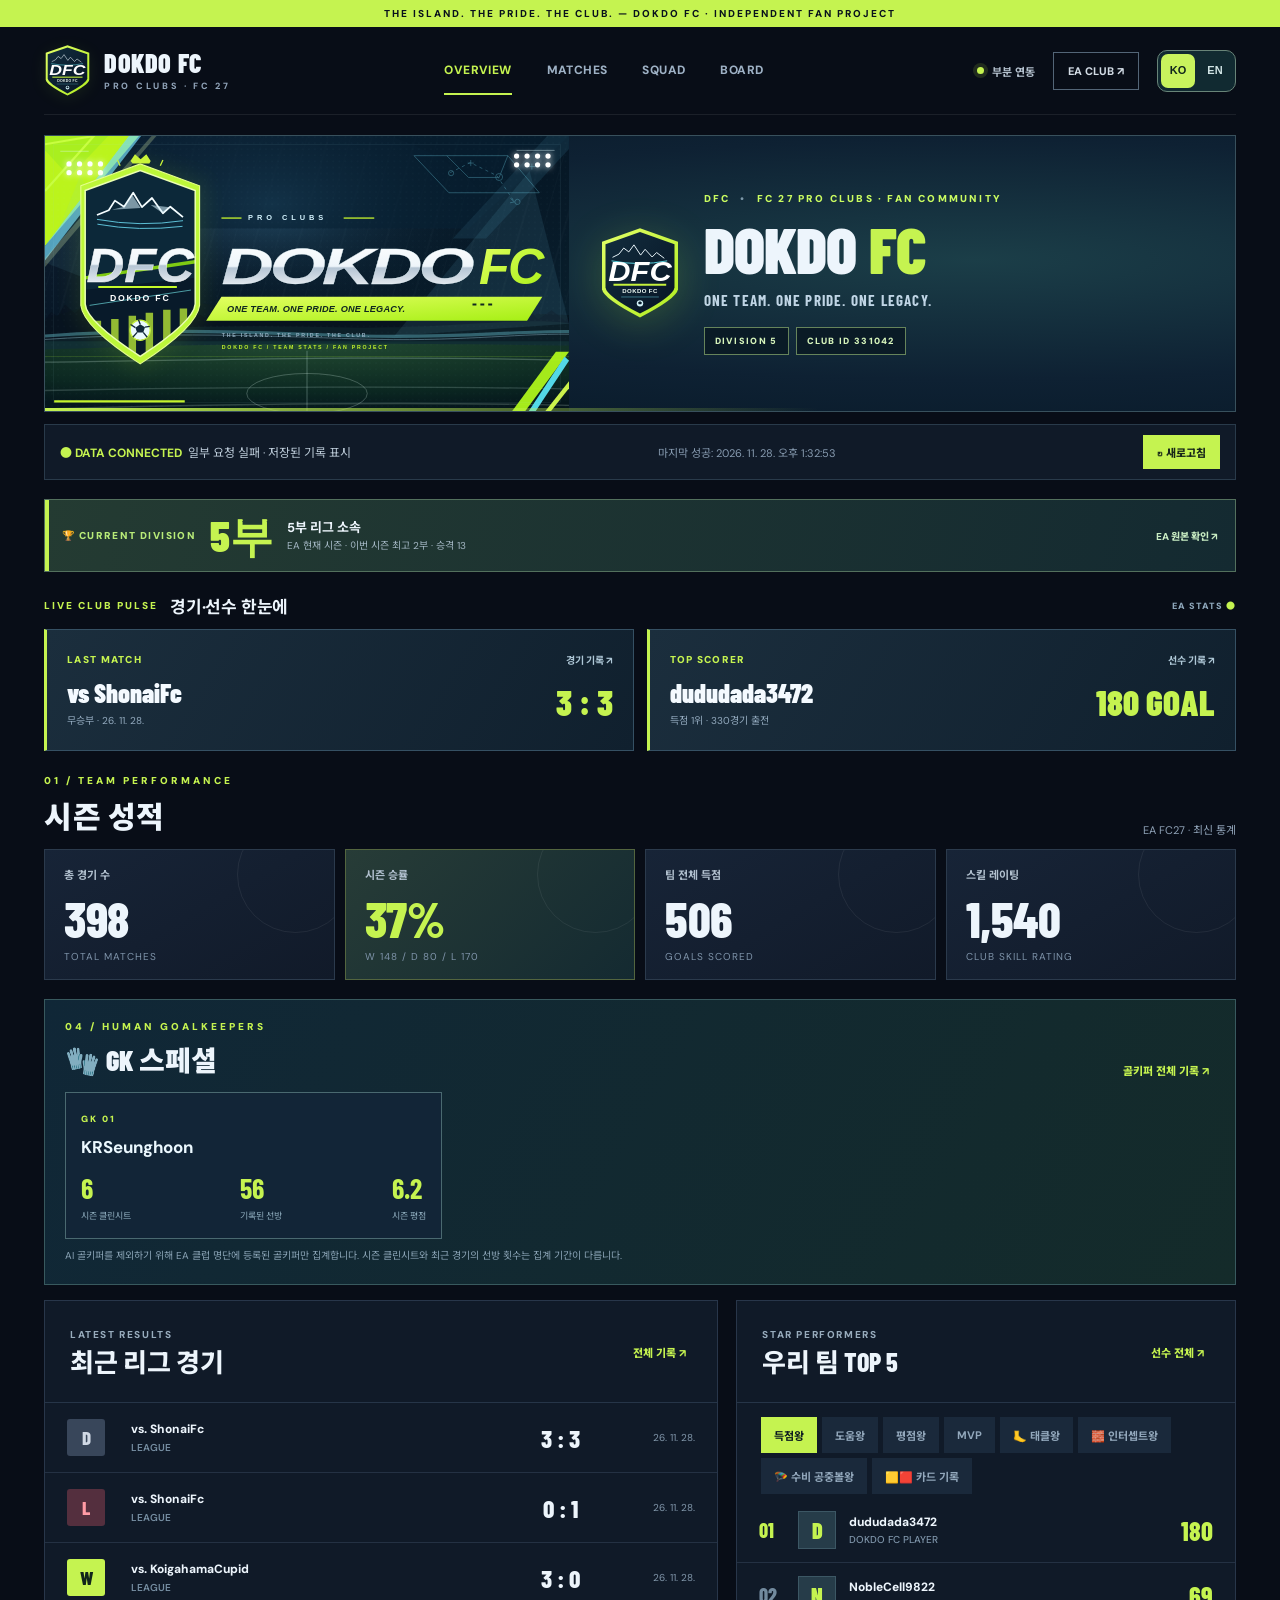
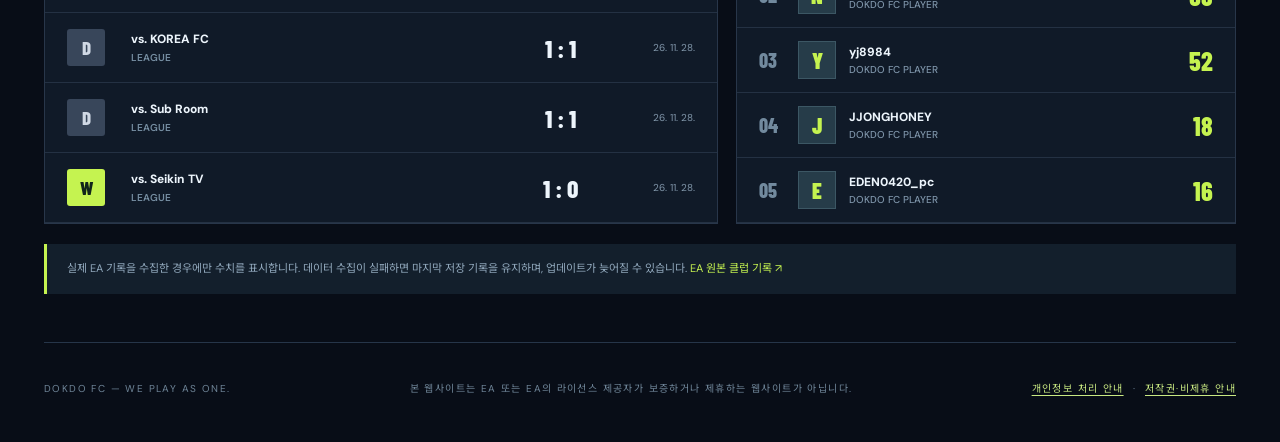
<file: legacy.html>
<!doctype html>
<html lang="ko">
<head>
<meta charset="utf-8">
<meta name="viewport" content="width=device-width, initial-scale=1">
<meta name="theme-color" content="#080d17">
<meta name="site-version" content="2026-11-11-defender-cards-deploy2">
<meta name="description" content="DOKDO FC (DFC) · EA SPORTS FC27 프로클럽. 리그 경기 결과, 선수별 득점·도움·평점과 팀 통계를 자동 업데이트하는 무료 팀 홈페이지.">
<meta property="og:type" content="website">
<meta property="og:locale" content="ko_KR">
<meta property="og:site_name" content="DOKDO FC · PRO CLUBS">
<meta property="og:title" content="DOKDO FC | DFC 프로클럽 경기·선수 기록">
<meta property="og:description" content="DOKDO FC의 최신 리그 경기, 득점왕·도움왕, 선수 기록을 확인하세요. FC27 팀 통계 자동 업데이트.">
<meta property="og:url" content="https://insungmeta.github.io/dokdo-fc/">
<meta property="og:image" content="https://insungmeta.github.io/dokdo-fc/assets/og-dokdo-fc.png?v=20261110">
<meta property="og:image:secure_url" content="https://insungmeta.github.io/dokdo-fc/assets/og-dokdo-fc.png?v=20261110">
<meta property="og:image:type" content="image/png">
<meta property="og:image:width" content="1200">
<meta property="og:image:height" content="630">
<meta property="og:image:alt" content="DFC 엠블럼이 있는 DOKDO FC 프로클럽 경기장 배너">
<meta name="twitter:card" content="summary_large_image">
<meta name="twitter:title" content="DOKDO FC · DFC 프로클럽">
<meta name="twitter:description" content="FC27 팀 경기와 선수 기록이 자동 업데이트됩니다.">
<meta name="twitter:image" content="https://insungmeta.github.io/dokdo-fc/assets/og-dokdo-fc.png?v=20261110">
<link rel="canonical" href="https://insungmeta.github.io/dokdo-fc/">
<link rel="icon" type="image/svg+xml" href="./assets/dfc-crest.svg">
<title>DOKDO FC — EST. TO CONQUER</title>
<style>
@import url('https://fonts.googleapis.com/css2?family=Barlow+Condensed:wght@500;600;700;800;900&family=DM+Sans:wght@400;500;600;700;800&family=Noto+Sans+KR:wght@400;500;600;700;800&display=swap');
:root{--bg:#080d17;--panel:#111b2a;--line:#263144;--ink:#edf5fc;--muted:#90a3b8;--lime:#c5f350;--cyan:#5ce5e7;--shadow:0 20px 70px #0005}
*{box-sizing:border-box}html{scroll-behavior:smooth}body{margin:0;background:var(--bg);color:var(--ink);font-family:'DM Sans','Noto Sans KR',sans-serif;font-size:14px}button,select{font:inherit}button{cursor:pointer}a{text-decoration:none;color:inherit}button:focus-visible,a:focus-visible,select:focus-visible{outline:2px solid var(--cyan);outline-offset:4px}
.wrap{max-width:1480px;padding:0 44px;margin:0 auto}.topline{background:#c5f350;color:#08111c;font-weight:800;font-size:10px;letter-spacing:2px;line-height:27px;text-align:center}.header{height:88px;display:flex;align-items:center;justify-content:space-between;gap:24px;border-bottom:1px solid #ffffff14}.logo{display:flex;align-items:center;gap:13px;flex-shrink:0}.crest{height:51px;width:43px;background:var(--lime);clip-path:polygon(50% 0,100% 17%,100% 72%,50% 100%,0 72%,0 17%);display:grid;place-items:center;color:#0c1b26;font-family:'Barlow Condensed';font-weight:900;font-size:23px}.brand{font-family:'Barlow Condensed';font-size:26px;font-weight:900;letter-spacing:.6px;line-height:.9}.brand small{display:block;font-family:'DM Sans';font-size:9px;font-weight:800;letter-spacing:2.7px;color:var(--muted);margin-top:7px}.nav{display:flex;align-items:center;gap:35px}.nav button{color:#9eb1c5;background:none;border:0;font-size:12px;font-weight:800;letter-spacing:.4px;padding:15px 0;border-bottom:2px solid transparent}.nav button.active,.nav button:hover{color:var(--lime);border-color:var(--lime)}.nav-right{display:flex;align-items:center;gap:18px}.live{display:flex;align-items:center;gap:8px;color:#b4c1ce;font-size:11px;font-weight:700}.light{width:7px;height:7px;display:inline-block;border-radius:50%;background:#607183;box-shadow:0 0 0 4px #60718322}.light.ok{background:var(--lime);box-shadow:0 0 0 4px #c5f35022}.light.fail{background:#ff897b;box-shadow:0 0 0 4px #ff897b22}.official{border:1px solid #536577;padding:11px 14px;font-size:11px;font-weight:800;color:#d2dbe5}.official:hover{border-color:var(--lime);color:var(--lime)}
.hero{position:relative;overflow:hidden;min-height:435px;margin-top:25px;display:grid;grid-template-columns:1fr 380px;background:radial-gradient(ellipse at 89% 24%,#294c56 0%,transparent 36%),linear-gradient(117deg,#14283a 0%,#0e1b2a 57%,#0e2630 100%);border:1px solid #344556}.hero:before{content:'';position:absolute;inset:0;background:repeating-linear-gradient(124deg,transparent 0 66px,#ffffff05 67px 68px,transparent 69px 145px);pointer-events:none}.hero:after{content:'';position:absolute;left:0;bottom:0;height:5px;width:30%;background:var(--lime)}.hero-main{padding:55px 0 48px 65px;z-index:1}.sup{font-size:11px;letter-spacing:3px;font-weight:800;color:var(--lime);display:flex;align-items:center;gap:12px}.sup:before{content:'';width:25px;height:2px;background:var(--lime)}.hero h1{font-family:'Barlow Condensed';font-size:clamp(90px,11vw,156px);letter-spacing:-2px;font-weight:900;line-height:.76;margin:34px 0 24px}.hero h1 span{color:var(--lime)}.hero p{font-family:'Barlow Condensed';font-weight:700;font-size:23px;letter-spacing:2.2px;margin:0 0 30px;color:#d7e1eb}.pills{display:flex;gap:9px;flex-wrap:wrap}.pill{font-size:10px;letter-spacing:1.5px;border:1px solid #536c7b;padding:10px 15px;font-weight:800;color:#c0d7e0}.pill.lime{border-color:var(--lime);color:var(--lime)}.hero-art{display:flex;align-items:center;justify-content:center;position:relative;isolation:isolate}.hero-art:before{content:'';position:absolute;width:490px;height:490px;border:1px solid #ffffff19;border-radius:50%;z-index:-1}.hero-art:after{content:'';position:absolute;width:310px;height:310px;border:1px dashed #b1d7da40;border-radius:50%;z-index:-1}.bigcrest{width:240px;height:288px;background:linear-gradient(160deg,#d6ff7d,#a0dc3b);clip-path:polygon(50% 0,96% 14%,96% 69%,50% 100%,4% 69%,4% 14%);display:flex;flex-direction:column;align-items:center;justify-content:center;filter:drop-shadow(0 0 44px #c5f35018);color:#122632;transform:rotate(-5deg)}.bigcrest strong{font-family:'Barlow Condensed';font-size:94px;line-height:.9;font-weight:900;letter-spacing:-5px}.bigcrest small{font-family:'Barlow Condensed';font-size:17px;font-weight:800;letter-spacing:3px}.bigcrest i{width:95px;border-top:3px solid #122632;margin:15px 0 10px}.orbit{position:absolute;font-family:'Barlow Condensed';font-size:210px;font-weight:900;color:#fff0; -webkit-text-stroke:1px #ffffff1d;right:0;bottom:-80px;z-index:-2}.statusline{margin:22px 0 32px;display:flex;gap:12px;align-items:center;justify-content:space-between;flex-wrap:wrap;font-size:12px;border:1px solid #293a4a;background:#101a28;padding:14px 18px;color:#bccbd8}.statusline strong{color:var(--lime)}.statusline .right{color:#879bb0;font-size:11px}.title-row{display:flex;align-items:end;justify-content:space-between;gap:18px;margin:35px 0 19px}.kicker{font-size:10px;letter-spacing:3px;color:var(--lime);font-weight:900;margin-bottom:6px}.title-row h2{font-family:'Barlow Condensed','Noto Sans KR';font-size:40px;letter-spacing:.5px;margin:0;font-weight:900}.subtitle{color:var(--muted);font-size:11px}.metrics{display:grid;grid-template-columns:repeat(4,minmax(0,1fr));gap:15px}.metric{position:relative;background:linear-gradient(150deg,#172437,#111a29);min-height:155px;border:1px solid #2b3a4c;padding:22px 24px;overflow:hidden}.metric:before{content:'';position:absolute;right:-20px;top:-34px;width:115px;height:115px;border:1px solid #ffffff11;border-radius:50%}.metric.highlight{border-color:#53653f;background:linear-gradient(135deg,#273c37,#142a31)}.metric-label{font-size:11px;font-weight:700;color:#b1c0ce}.metric-value{font-family:'Barlow Condensed';font-size:64px;line-height:1.15;font-weight:800;letter-spacing:-.5px;margin-top:12px}.metric.highlight .metric-value{color:var(--lime)}.metric-foot{font-size:10px;letter-spacing:1px;color:#7f94aa;margin-top:3px}.cards{display:grid;grid-template-columns:minmax(0,1.35fr) minmax(300px,1fr);gap:18px;margin-top:20px}.panel{background:#101a28;border:1px solid #28364a;min-width:0}.panel-title{display:flex;align-items:center;justify-content:space-between;gap:12px;border-bottom:1px solid #263548;padding:23px 25px}.panel-title h3{font-family:'Barlow Condensed','Noto Sans KR';font-weight:800;font-size:26px;margin:0}.panel-title span{font-weight:800;color:#98acbd;font-size:10px;letter-spacing:1.6px}.linkbtn{border:0;background:none;color:var(--lime);font-weight:800;font-size:11px}.tabs{display:flex;gap:5px;margin:14px 24px 4px;flex-wrap:wrap}.tabs button{padding:9px 12px;border:1px solid transparent;background:#1a293b;color:#93a8bc;font-size:11px;font-weight:700}.tabs button.active{background:var(--lime);color:#0a1820}.match-row{display:grid;grid-template-columns:54px 1fr 85px 82px;align-items:center;gap:10px;width:100%;padding:16px 22px;background:none;border:0;border-bottom:1px solid #243143;color:var(--ink);text-align:left}.match-row:hover,.player-row:hover{background:#1a2b3a}.result{display:inline-grid;place-items:center;border-radius:3px;padding:7px 10px;width:38px;font-family:'Barlow Condensed';font-size:19px;font-weight:800}.result.win{background:#c5f350;color:#11251b}.result.loss{background:#542f3e;color:#ff9ba5}.result.draw{background:#38465a;color:#d0d9e5}.result.unknown{background:#26384d;color:#c3d1de}.match-opponent{font-size:12px;font-weight:800}.match-opponent small{display:block;color:#758da1;font-size:10px;font-weight:600;margin-top:4px}.score{font-family:'Barlow Condensed';font-weight:800;font-size:25px;text-align:center}.date{font-size:10px;color:#8297ab;text-align:right}.player-row{width:100%;display:grid;grid-template-columns:28px 40px 1fr 60px;align-items:center;gap:11px;padding:13px 22px;color:var(--ink);background:none;border:0;border-bottom:1px solid #243143;text-align:left}.place{color:#728a9e;font-family:'Barlow Condensed';font-size:20px;font-weight:800}.player-row:first-child .place{color:var(--lime)}.avatar{width:38px;height:38px;display:grid;place-items:center;background:#263c49;border:1px solid #3c5764;color:var(--lime);font-weight:900;font-family:'Barlow Condensed';font-size:22px}.pn{font-size:12px;font-weight:800;overflow-wrap:anywhere}.pn small{display:block;margin-top:3px;font-size:10px;color:#7e94a9;font-weight:500}.pv{text-align:right;font-family:'Barlow Condensed';font-size:26px;color:var(--lime);font-weight:800}.empty{padding:53px 20px;text-align:center;color:#a5b7c6}.empty strong{display:block;color:#d6e4ee;font-size:15px;margin:10px 0}.empty p{font-size:11px;line-height:1.7;color:#8196a7;margin:0}.empty-symbol{font-family:'Barlow Condensed';font-size:45px;font-weight:800;color:#466070}.section-page{display:none}.section-page.active{display:block}.filters{display:flex;flex-wrap:wrap;gap:8px;padding:20px 23px;border-bottom:1px solid #263548}.filters button{border:1px solid #34495c;color:#a6b9ca;padding:10px 15px;background:#172436;font-size:11px;font-weight:700}.filters button.active{background:var(--lime);color:#10221b;border-color:var(--lime)}.data-table{width:100%;border-collapse:collapse}.data-table th{color:#829bb0;letter-spacing:.5px;text-align:right;font-size:11px;padding:18px 18px;border-bottom:1px solid #344456}.data-table th:first-child,.data-table td:first-child{text-align:left}.data-table td{font-size:12px;text-align:right;padding:16px 18px;border-bottom:1px solid #25374a}.data-table tbody tr{cursor:pointer}.data-table tbody tr:hover{background:#1b2d40}.data-table td strong{color:#edf5fc}.table-scroll{overflow:auto}.index{font-family:'Barlow Condensed';color:var(--lime);font-weight:800;font-size:19px;margin-right:12px}.footer{display:flex;justify-content:space-between;gap:20px;flex-wrap:wrap;padding:38px 0 45px;color:#6f8598;font-size:10px;letter-spacing:1.4px;border-top:1px solid #263549;margin-top:48px}.refresh{color:#182719;background:var(--lime);border:0;padding:9px 14px;font-size:11px;font-weight:800}.refresh:disabled{opacity:.5}.disclaimer{border-left:3px solid var(--lime);padding:15px 20px;background:#131f2c;color:#91a8bc;font-size:11px;line-height:1.8;margin-top:20px}.disclaimer a{color:var(--lime)}dialog{max-width:680px;width:calc(100% - 30px);max-height:85vh;overflow:auto;border:1px solid #607d8b;background:#101d2b;color:var(--ink);padding:0;box-shadow:var(--shadow)}dialog::backdrop{background:#02060bdd;backdrop-filter:blur(6px)}.dialoghead{padding:22px 27px;display:flex;align-items:center;justify-content:space-between;border-bottom:1px solid #324357}.dialoghead h2{margin:3px 0 0;font-size:23px}.close{background:none;border:1px solid #506578;color:white;width:34px;height:34px;font-size:20px}.dialogbody{padding:26px}.detail-score{display:grid;grid-template-columns:1fr auto 1fr;gap:10px;align-items:center;text-align:center;background:#192d3b;padding:20px 10px;margin-bottom:20px}.detail-score span{font-family:'Barlow Condensed';font-size:45px;font-weight:900;color:var(--lime)}.detail-score strong{font-size:13px;overflow-wrap:anywhere}.detail-grid{display:grid;grid-template-columns:repeat(3,1fr);gap:10px}.detail-grid div{background:#182b3b;padding:18px 12px}.detail-grid small{display:block;color:#96a9b9;margin-bottom:9px}.detail-grid strong{font-family:'Barlow Condensed';font-size:25px}.detail-heading{font-weight:800;margin:25px 0 15px}.stat-note{color:#849bad;font-size:11px;margin-top:12px}
@media(max-width:1120px){.wrap{padding:0 24px}.hero{grid-template-columns:1fr 300px}.hero-main{padding-left:40px}.hero h1{font-size:112px}.bigcrest{transform:rotate(-5deg) scale(.8)}.cards{grid-template-columns:1fr 1fr}}
@media(max-width:800px){.header{height:auto;min-height:77px;flex-wrap:wrap;padding:12px 0}.nav{order:3;width:100%;justify-content:space-between;border-top:1px solid #203044}.nav button{flex:1}.official{display:none}.hero{min-height:355px;grid-template-columns:1fr 170px}.hero-main{padding:47px 0 40px 29px}.hero h1{font-size:90px}.hero p{font-size:17px}.bigcrest{transform:rotate(-5deg) scale(.5)}.orbit{font-size:125px}.metrics{grid-template-columns:1fr 1fr}.cards{grid-template-columns:1fr}}
@media(max-width:540px){.wrap{padding:0 16px}.topline{font-size:9px;letter-spacing:1px}.header{gap:8px}.brand{font-size:23px}.live{font-size:10px}.hero{margin-top:16px;grid-template-columns:1fr;min-height:330px}.hero-main{padding:42px 23px}.hero h1{font-size:96px;margin:28px 0 23px}.hero p{font-size:17px}.hero-art{position:absolute;right:-80px;top:10px;width:250px;height:310px;opacity:.21}.hero .pill{padding:8px 10px;font-size:9px}.statusline{margin:15px 0 27px}.title-row h2{font-size:34px}.metrics{gap:9px}.metric{padding:18px 16px;min-height:125px}.metric-value{font-size:49px}.metric-label{font-size:10px}.cards{gap:12px}.panel-title{padding:17px}.match-row{grid-template-columns:38px 1fr 63px;gap:8px;padding:14px 12px}.match-row .date{display:none}.score{font-size:23px}.result{width:32px;padding:5px 7px;font-size:17px}.player-row{padding:12px 15px}.footer{font-size:9px}.detail-grid{grid-template-columns:1fr 1fr}}
@media(prefers-reduced-motion:no-preference){.hero{animation:entry .6s ease-out}.metric{animation:entry .65s ease-out}@keyframes entry{from{opacity:0;transform:translateY(12px)}to{opacity:1;transform:none}}}

/* Compact football club identity; visible records first, no cropped images */
.crest-image{width:47px;height:55px;object-fit:contain;flex-shrink:0;filter:drop-shadow(0 3px 8px #baff2315)}
.club-strip{display:grid;grid-template-columns:minmax(0,44%) 1fr;gap:0;min-height:0;margin:20px 0 12px;border:1px solid #38505c;background:radial-gradient(ellipse at 78% 45%,#1b3e48 0%,#0e2133 56%,#071826 100%);overflow:hidden;position:relative}
.club-strip:after{content:'';position:absolute;left:0;right:0;bottom:0;height:3px;background:linear-gradient(90deg,#c5f350,transparent 65%);pointer-events:none}
.club-strip-cover{min-width:0;display:flex;align-items:center;background:#0b1a29;padding:0;overflow:hidden}
.club-strip-cover img{width:100%;height:auto;max-width:100%;object-fit:contain;display:block;aspect-ratio:1200/630}
.club-strip-brand{display:flex;gap:23px;align-items:center;padding:22px 30px;min-width:0;z-index:1}
.club-strip-brand>img{width:82px;height:95px;object-fit:contain;flex-shrink:0;filter:drop-shadow(0 8px 20px #b4fc2830)}
.club-strip-copy{min-width:0}
.eyebrow{font-weight:900;font-size:10px;color:#c9fb60;letter-spacing:2.2px}
.eyebrow span{color:#7d98a9;padding:0 6px}
.club-strip-copy h1{font-family:'Barlow Condensed','Noto Sans KR',sans-serif;font-size:clamp(42px,5vw,76px);font-weight:900;line-height:.98;margin:13px 0 10px;letter-spacing:-.8px;white-space:nowrap}
.club-strip-copy h1 em{font-style:normal;color:#c5f350}
.club-strip-copy p{font-family:'Barlow Condensed',sans-serif;font-size:15px;letter-spacing:1.2px;color:#c0d5e5;margin:0 0 18px;font-weight:700}
.club-chips{display:flex;flex-wrap:wrap;gap:7px}
.club-chips span{font-size:9px;font-weight:900;letter-spacing:1.3px;border:1px solid #66845b;color:#d6f4bb;padding:7px 10px;background:#0a1b26}
.statusline{margin:9px 0 19px;padding:10px 15px;min-height:43px}
.quick-section{margin:0 0 18px}
.quick-title{display:flex;align-items:center;gap:12px;margin:0 0 11px}
.quick-title>span:first-child{font-size:10px;font-weight:900;letter-spacing:2px;color:#c5f350}
.quick-title strong{font-size:17px;letter-spacing:-.2px}
.quick-indicator{margin-left:auto;color:#8da6ba;font-size:9px;font-weight:900;letter-spacing:1px}
.quick-indicator span{color:#c5f350}
.quick-grid{display:grid;grid-template-columns:repeat(2,minmax(0,1fr));gap:13px}
.quick-card{width:100%;background:linear-gradient(122deg,#1b2e3d,#10202e);border:1px solid #355063;border-left:3px solid #c5f350;padding:17px 20px;text-align:left;min-width:0;color:#f4faff;min-height:122px;display:block}
.quick-card:hover{background:#1e3645;border-color:#94bba9}
.quick-head{display:flex;align-items:center;justify-content:space-between;gap:8px;font-size:10px;font-weight:900;letter-spacing:1.3px;color:#c5f350}
.quick-head span:last-child{color:#afc8d7;font-weight:700;letter-spacing:0}
.quick-content{display:flex;align-items:center;justify-content:space-between;gap:12px;margin-top:11px;min-width:0}
.quick-detail{min-width:0;flex:1}
.quick-main{display:block;font-family:'Barlow Condensed','Noto Sans KR',sans-serif;font-weight:900;font-size:26px;line-height:1.15;white-space:nowrap;overflow:hidden;text-overflow:ellipsis;max-width:100%}
.quick-sub{display:block;margin-top:6px;color:#94abbf;font-size:10px;line-height:1.3;overflow:hidden;text-overflow:ellipsis;white-space:nowrap}
.quick-score{flex-shrink:0;font-family:'Barlow Condensed',sans-serif;font-size:35px;font-weight:900;line-height:1;color:#c5f350;white-space:nowrap}
.home-heading{margin:23px 0 12px}
.home-heading h2{font-size:30px}
.metrics{gap:10px}
.metric{min-height:128px;padding:16px 19px}
.metric-value{font-size:50px;margin-top:8px}
.cards{margin-top:15px}
@media(max-width:960px){.club-strip-brand{gap:15px;padding:17px}.club-strip-brand>img{width:70px;height:82px}.club-strip-copy h1{font-size:48px}}
@media(max-width:700px){
 .club-strip{margin:12px 0 8px;grid-template-columns:1fr;min-height:0;background:linear-gradient(120deg,#122b3b,#0b2231 72%,#1f3531)}
 .club-strip-cover{display:none}
 .club-strip-brand{gap:13px;padding:14px 14px 14px 13px}
 .club-strip-brand>img{width:61px;height:72px}
 .club-strip-copy h1{font-size:35px;margin:6px 0 4px}
 .club-strip-copy p{font-size:11px;letter-spacing:.8px;margin:0 0 8px}
 .eyebrow{font-size:8px;letter-spacing:1.2px}
 .club-chips{gap:5px}
 .club-chips span{padding:4px 7px;font-size:8px;letter-spacing:.5px}
 .statusline{padding:8px 10px;gap:6px;margin:7px 0 14px}
 .statusline #statusDetail,.statusline #lastSync{display:none}
 .statusline .refresh{padding:7px 10px}
 .quick-title{margin-bottom:8px;gap:7px}
 .quick-title>span:first-child{font-size:8px;letter-spacing:.8px}
 .quick-title strong{font-size:14px}
 .quick-indicator{font-size:7px;letter-spacing:0}
 .quick-grid{gap:8px}
 .quick-card{padding:11px 10px;min-height:99px}
 .quick-head{font-size:8px;letter-spacing:.6px}
 .quick-head span:last-child{font-size:8px}
 .quick-content{margin-top:11px;gap:5px}
 .quick-main{font-size:19px}
 .quick-score{font-size:23px}
 .quick-sub{font-size:9px;margin-top:5px}
 .home-heading{margin:18px 0 9px}
 .home-heading h2{font-size:25px}
 .home-heading .kicker{font-size:9px}
 .metric{min-height:100px;padding:12px 13px}
 .metric-value{font-size:42px;margin-top:6px}
 .metric-foot{font-size:9px}
 .cards{margin-top:13px}
}
@media(max-width:390px){.club-strip-copy h1{font-size:31px}.club-strip-brand>img{width:53px;height:63px}.quick-main{font-size:17px}.quick-score{font-size:21px}.quick-card{padding:10px 9px}.quick-title strong{font-size:13px}}
/* Detailed player, opponent and goalkeeper statistics */
.gk-feature{margin:19px 0 12px;background:linear-gradient(120deg,#102737,#142b2a);border:1px solid #38595e;padding:20px}
.gk-top{display:flex;justify-content:space-between;align-items:end;gap:14px;margin-bottom:13px}
.gk-top h2{font-family:'Barlow Condensed','Noto Sans KR';font-weight:900;font-size:28px;margin:0}
.gk-grid{display:grid;grid-template-columns:repeat(3,minmax(0,1fr));gap:10px}
.gk-card{border:1px solid #4a6970;background:#122537;text-align:left;padding:15px;color:#ecf9ff;min-width:0}
.gk-card:hover{background:#1e3645}
.gk-card .gk-tag{font-size:9px;letter-spacing:2px;font-weight:900;color:#c5f350}
.gk-card strong{display:block;font-size:17px;margin:10px 0 13px;overflow:hidden;text-overflow:ellipsis;white-space:nowrap}
.gk-statline{display:flex;gap:8px;justify-content:space-between}
.gk-statline div{min-width:0}
.gk-statline b{display:block;font-family:'Barlow Condensed';font-size:28px;color:#c5f350}
.gk-statline small{color:#8eacbd;font-size:9px;line-height:1.3}
.gk-disclaimer{color:#8aa3b5;font-size:10px;line-height:1.6;margin-top:9px}
.detail-section-title{display:flex;align-items:center;justify-content:space-between;gap:8px;padding:12px 0;border-bottom:1px solid #375161;margin-top:14px}
.detail-section-title h3{margin:0;font-size:14px}
.detail-tag{font-size:9px;color:#c5f350;font-weight:900;letter-spacing:1px}
.match-player-table{min-width:640px}
.match-player-table td,.match-player-table th{white-space:nowrap;padding:11px 12px;font-size:11px}
.match-player-table td:nth-child(2){text-align:left}
.pos-label{color:#b0c4d3;font-weight:700;font-size:10px}
.event-tags{display:flex;gap:5px;flex-wrap:wrap;margin:10px 0}
.event-tags span{display:inline-flex;gap:6px;align-items:center;border:1px solid #38546b;background:#172d3b;color:#dcecf4;padding:6px 8px;font-size:10px}
.event-tags b{color:#c5f350}
.stats-note{font-size:10px;line-height:1.7;color:#93aabd;margin-top:12px}
@media(max-width:700px){.gk-feature{padding:12px;margin:14px 0}.gk-top h2{font-size:24px}.gk-grid{grid-template-columns:1fr}.gk-card{padding:12px}.gk-card strong{margin:4px 0 10px}.gk-statline b{font-size:24px}.match-player-table{min-width:585px}.detail-section-title h3{font-size:13px}}
/* Permanent stats archive */
.archive-notice{border-bottom:1px solid #2b4053;background:#0b1d2b;color:#aac1d2;padding:13px 20px;font-size:11px;line-height:1.7}
.stat-history{background:#102233;border:1px solid #365166;padding:19px 21px;margin-top:18px}
.stat-history summary{list-style:none;cursor:pointer;font-size:13px;font-weight:900;display:flex;align-items:center;justify-content:space-between;gap:13px}
.stat-history summary::-webkit-details-marker{display:none}
.stat-history summary span{font-weight:500;color:#a9bfcd;font-size:10px}
.stat-history p{font-size:11px;line-height:1.8;color:#9ab4c7}
.stat-history a{color:#c5f350}
.history-feed{margin-top:17px;display:grid;gap:8px}
.history-item{background:#152d40;border:1px solid #36566b;padding:14px}
.history-item time{display:block;color:#c5f350;font-size:10px;letter-spacing:.4px;margin-bottom:7px}
.history-item strong{font-size:12px;font-weight:800}
.history-item div{margin-top:7px;font-size:11px;color:#a0b7ca;line-height:1.6}
.history-more{background:#c5f350;color:#102718;border:0;font-weight:900;font-size:11px;padding:10px 15px;margin-top:10px}
@media(max-width:650px){.stat-history{padding:14px 12px}.stat-history summary{font-size:12px;flex-wrap:wrap}.stat-history summary span{font-size:9px}.archive-notice{font-size:10px;padding:11px}}
/* EA FC27 current division and free community board */
.division-pulse{display:flex;align-items:center;gap:14px;padding:12px 17px;background:linear-gradient(105deg,#243b32,#142a31);border:1px solid #53705d;margin:0 0 21px;min-height:73px;box-shadow:inset 4px 0 #c5f350}
.division-pill{font-weight:900;letter-spacing:1.4px;color:#b8eb78;font-size:10px;white-space:nowrap}
.division-number{font-family:'Barlow Condensed';font-weight:900;color:#c5f350;font-size:43px;line-height:1;white-space:nowrap}
.division-detail{display:flex;flex:1;gap:3px;flex-direction:column;min-width:0}
.division-detail strong{font-size:13px}
.division-detail span{font-size:10px;color:#a4b7c4;line-height:1.4}
.division-pulse>a{margin-left:auto;font-size:10px;color:#c9edc3;font-weight:800;white-space:nowrap}
.board-intro{margin-bottom:16px;background:linear-gradient(130deg,#173345,#0e2436);border:1px solid #3b5468;padding:23px}
.board-intro>strong{font-size:21px;font-weight:900}
.board-intro p{font-size:12px;line-height:1.8;color:#a9c1cf;max-width:850px}
.board-actions{display:flex;gap:10px;flex-wrap:wrap;margin-top:18px}
.board-primary,.board-actions button{display:inline-block;border:1px solid #658574;padding:12px 17px;font-size:12px;font-weight:900}
.board-primary{background:#c5f350;color:#102618}
.board-actions button{background:#203748;color:#e7f1f8}
.board-list{display:grid;grid-template-columns:repeat(2,minmax(0,1fr));gap:12px;padding:15px}
.board-post{display:block;background:#17293a;border:1px solid #34485a;padding:18px 19px;min-width:0}
.board-post:hover{border-color:#c5f350;background:#1e3344}
.board-post-top,.board-post-bottom{display:flex;align-items:center;justify-content:space-between;gap:10px;color:#93a9be;font-size:10px;letter-spacing:.4px}
.board-post-top span:first-child{color:#c5f350;font-weight:800;letter-spacing:1.5px}
.board-post h3{margin:12px 0 9px;font-size:16px;line-height:1.5;color:#f1f8fe;font-weight:900;overflow-wrap:anywhere}
.board-post p{font-size:11px;line-height:1.7;color:#a0b5c8;min-height:38px;max-height:59px;overflow:hidden;margin:0 0 17px}
.board-post-bottom{flex-wrap:wrap;justify-content:flex-start;gap:15px}
.board-note{font-size:11px;line-height:1.9;color:#91aabd;margin:15px 2px 0}
.board-fallback{display:inline-block;margin-top:15px;padding:9px 14px;background:#c5f350;color:#0b1a20;font-size:12px;font-weight:800}
@media(max-width:800px){.nav{gap:8px}.nav button{font-size:10px;letter-spacing:0}.division-pulse{gap:9px;flex-wrap:wrap;padding:12px}.division-pill{width:100%;font-size:9px}.division-number{font-size:34px}.division-detail strong{font-size:12px}.division-pulse>a{font-size:9px}.board-list{grid-template-columns:1fr}.board-intro{padding:17px}.board-intro>strong{font-size:18px}}
.push-toggle{border:1px solid #53653f;background:#233a36;color:var(--lime);padding:9px 13px;font-size:11px;font-weight:800;white-space:nowrap}.push-toggle:hover{background:#2b4a3e}.push-toggle:disabled{opacity:.55;cursor:not-allowed}.push-hint{font-size:11px;color:#b4cee1;flex-basis:100%;line-height:1.6}.push-toggle[hidden],.push-hint[hidden]{display:none!important}
.match-data-warning{border:1px solid #96734a;background:#2e2926;color:#efdbbb;padding:14px 16px;margin:17px 0 8px;font-size:11px;line-height:1.7}
.match-data-warning strong{font-size:12px;display:block;color:#ffdaa0;margin-bottom:5px}
.match-data-warning p{margin:0}
.rank-scope{color:#a1b8ca;font-size:10px;line-height:1.7;padding:0 23px;margin:8px 0 13px}
.rank-scope[hidden]{display:none}
.player-row.card-row{grid-template-columns:28px 40px 1fr auto}
.player-row .card-value{display:flex;align-items:center;gap:11px;font-family:'DM Sans','Noto Sans KR',sans-serif;font-size:12px;white-space:nowrap}
.player-row .card-value span{display:inline-block;color:#ecf4fb;font-weight:800}

.footer{flex-wrap:wrap;gap:10px 16px;line-height:1.55}.footer nav{display:flex;gap:9px;flex-wrap:wrap}.footer nav a{color:#c9e982;text-decoration:underline;text-underline-offset:3px}
@media(max-width:800px){.footer{display:flex;flex-direction:column;align-items:flex-start}.footer nav{flex-wrap:wrap}}
</style>
<link rel="manifest" href="./site.webmanifest">
<script src="./push/client.js" defer></script>
</head>
<body>
<div class="topline">THE ISLAND. THE PRIDE. THE CLUB. — DOKDO FC · INDEPENDENT FAN PROJECT</div>
<div class="wrap">
<header class="header">
<a class="logo" href="#home" data-go="home"><img class="crest-image" src="./assets/dfc-crest.svg" width="48" height="56" alt="DFC 엠블럼"><span class="brand">DOKDO FC<small>PRO CLUBS · FC 27</small></span></a>
<nav class="nav" aria-label="사이트 메뉴"><button data-go="home" class="active">OVERVIEW</button><button data-go="matches">MATCHES</button><button data-go="players">SQUAD</button><button data-go="board">BOARD</button></nav>
<div class="nav-right"><span class="live"><span id="dot" class="light"></span><span id="syncState">연동 확인 중</span></span><a class="official" href="https://www.ea.com/games/ea-sports-fc/clubs/overview?clubId=331042&amp;platform=common-gen5" target="_blank" rel="noopener">EA CLUB ↗</a></div>
</header>
<section class="club-strip" aria-label="DOKDO FC 구단 소개">
  <div class="club-strip-cover"><img src="./assets/club-banner.svg" width="1200" height="630" alt="DFC 독도 엠블럼과 경기장 그래픽" fetchpriority="high"></div>
  <div class="club-strip-brand"><img src="./assets/dfc-crest.svg" width="80" height="92" alt="DFC 엠블럼">
    <div class="club-strip-copy"><div class="eyebrow">DFC <span>•</span> FC 27 PRO CLUBS · FAN COMMUNITY</div>
      <h1>DOKDO <em>FC</em></h1>
      <p>ONE TEAM. ONE PRIDE. ONE LEGACY.</p>
      <div class="club-chips"><span id="division">디비전 확인 중</span><span>CLUB ID 331042</span></div>
    </div>
  </div>
</section>
<div class="statusline"><span><strong id="statusLead">● SYNC STATUS</strong> &nbsp;<span id="statusDetail">EA 서버에서 팀 기록을 불러오는 중입니다.</span></span><span class="right" id="lastSync">마지막 동기화: 확인 중</span><button id="pushToggle" class="push-toggle" type="button" hidden>🔔 경기 알림 받기</button><span id="pushHint" class="push-hint" role="status" aria-live="polite" hidden></span><button class="refresh" id="refresh" type="button">↻ 새로고침</button></div>
<div class="division-pulse" aria-live="polite"><div class="division-pill">🏆 CURRENT DIVISION</div><div id="leagueDivision" class="division-number">—</div><div class="division-detail"><strong id="leagueLabel">현재 소속 디비전 조회 중</strong><span id="leagueStats">EA FC27 클럽 순위표 기반</span></div><a href="https://www.ea.com/games/ea-sports-fc/clubs/overview?clubId=331042&amp;platform=common-gen5" target="_blank" rel="noopener">EA 원본 확인 ↗</a></div>
<main>
<section id="view-home" class="section-page active">
<div class="quick-section">
  <div class="quick-title"><span>LIVE CLUB PULSE</span><strong>경기·선수 한눈에</strong><span class="quick-indicator">EA STATS <span aria-hidden="true">●</span></span></div>
  <div class="quick-grid">
    <button type="button" class="quick-card" data-go="matches" aria-label="최근 경기 전체 기록 보기">
      <div class="quick-head"><span>LAST MATCH</span><span>경기 기록 ↗</span></div>
      <div id="spotMatch" class="quick-content"><span class="quick-main">불러오는 중</span></div>
    </button>
    <button type="button" class="quick-card" data-go="players" aria-label="선수 전체 기록 보기">
      <div class="quick-head"><span>TOP SCORER</span><span>선수 기록 ↗</span></div>
      <div id="spotPlayer" class="quick-content"><span class="quick-main">불러오는 중</span></div>
    </button>
  </div>
</div>
<div class="title-row home-heading"><div><div class="kicker">01 / TEAM PERFORMANCE</div><h2>시즌 성적</h2></div><span class="subtitle">EA FC27 · 최신 통계</span></div>
<div class="metrics">
<article class="metric"><div class="metric-label">총 경기 수</div><div class="metric-value" id="games">—</div><div class="metric-foot">TOTAL MATCHES</div></article>
<article class="metric highlight"><div class="metric-label">시즌 승률</div><div class="metric-value" id="winRate">—</div><div class="metric-foot" id="record">W — / D — / L —</div></article>
<article class="metric"><div class="metric-label">팀 전체 득점</div><div class="metric-value" id="goals">—</div><div class="metric-foot">GOALS SCORED</div></article>
<article class="metric"><div class="metric-label">스킬 레이팅</div><div class="metric-value" id="rating">—</div><div class="metric-foot">CLUB SKILL RATING</div></article>
</div>
<section class="gk-feature">
<div class="gk-top"><div><div class="kicker">04 / HUMAN GOALKEEPERS</div><h2>🧤 GK 스페셜</h2></div><button class="linkbtn" data-viewgk="1">골키퍼 전체 기록 ↗</button></div>
<div class="gk-grid" id="keeperHighlights"></div>
<div class="gk-disclaimer">AI 골키퍼를 제외하기 위해 EA 클럽 명단에 등록된 골키퍼만 집계합니다. 시즌 클린시트와 최근 경기의 선방 횟수는 집계 기간이 다릅니다.</div>
</section>
<div class="cards">
<section class="panel"><header class="panel-title"><div><span>LATEST RESULTS</span><h3>최근 리그 경기</h3></div><button class="linkbtn" data-go="matches">전체 기록 ↗</button></header><div id="recentMatches"></div></section>
<section class="panel"><header class="panel-title"><div><span>STAR PERFORMERS</span><h3>우리 팀 TOP 5</h3></div><button class="linkbtn" data-go="players">선수 전체 ↗</button></header><div class="tabs" role="group" aria-label="랭킹 기준"><button class="active" data-rank="goals">득점왕</button><button data-rank="assists">도움왕</button><button data-rank="ratingAve">평점왕</button><button data-rank="manOfTheMatch">MVP</button><button data-rank="archivedTackles">🦶 태클왕</button><button data-rank="archivedInterceptions">🧱 인터셉트왕</button><button data-rank="archivedAerial">🪂 수비 공중볼왕</button><button data-rank="discipline">🟨🟥 카드 기록</button></div><p id="rankScope" class="rank-scope" hidden></p><div id="topPlayers"></div></section>
</div>
</section>
<section id="view-matches" class="section-page">
<div class="title-row"><div><div class="kicker">02 / MATCH CENTER</div><h2>경기 아카이브</h2></div><span class="subtitle" id="matchCount">0 MATCHES</span></div>
<section class="panel"><div class="filters"><button class="active" data-kind="all">전체 누적</button><button data-kind="leagueMatch">리그</button><button data-kind="friendlyMatch">친선 경기</button><button data-kind="playoffMatch">플레이오프</button></div><div class="archive-notice">📚 최근 조회된 10경기에 한정하지 않고 앞으로 수집되는 모든 경기 기록을 영구 누적합니다. 리그·친선·플레이오프 기록은 각각 보존합니다.</div><div id="allMatches"></div></section>
</section>
<section id="view-players" class="section-page">
<div class="title-row"><div><div class="kicker">03 / THE SQUAD</div><h2>선수 랭킹</h2></div><span class="subtitle" id="playerCount">0 PLAYERS</span></div>
<section class="panel"><div class="filters"><button class="active" data-sort="goals">득점순</button><button data-sort="assists">도움순</button><button data-sort="ratingAve">평점순</button><button data-sort="gamesPlayed">출전순</button><button data-sort="manOfTheMatch">🏅 MVP순</button><button data-sort="goalkeeper">🧤 GK 기록</button><button data-sort="defenseTackles">🦶 수비 태클</button><button data-sort="defenseInterceptions">🧱 인터셉트</button><button data-sort="defenseAerial">🪂 수비 공중볼</button><button data-sort="discipline">🟨🟥 카드 기록</button></div><p id="playerScope" class="rank-scope" hidden></p><div class="table-scroll"><table class="data-table"><thead id="playerThead"><tr><th>선수</th><th>출전</th><th>득점</th><th>도움</th><th>평점</th><th>MVP</th></tr></thead><tbody id="playerTable"></tbody></table></div></section>
<details class="stat-history" id="statHistory">
  <summary>📈 과거 팀·선수 통계 변화 이력 <span>삭제하지 않고 누적 보관</span></summary>
  <p>득점·도움·MVP·평점·GK 클린시트·팀 전적 등 기록이 변할 때마다 그 시점의 데이터가 남습니다. 예전 선수가 명단에서 사라져도 과거 통계를 보관합니다.</p>
  <div class="history-feed" id="historyFeed">이력 목록을 불러오는 중입니다.</div>
  <button type="button" id="historyMore" class="history-more" hidden>이전 변경 기록 더 보기</button>
  <p><a href="./data/history.json" target="_blank" rel="noopener">누적 통계 원본 파일 확인 ↗</a></p>
</details>
</section>
<section id="view-board" class="section-page">
  <div class="title-row"><div><div class="kicker">04 / DOKDO FC COMMUNITY</div><h2>DFC 자유게시판</h2></div><span class="subtitle">TEAM TALK / 응원 / 경기 후기</span></div>
  <div class="board-intro"><strong>⚽ DOKDO FC 게시판</strong><p>팀원들의 자유로운 경기 후기, 전략 이야기, 응원 메시지를 남기는 공간입니다. 글과 댓글은 모두 공개됩니다. 처음 글을 작성할 때는 무료 GitHub 계정 로그인이 필요합니다.</p>
  <div class="board-actions"><a class="board-primary" href="https://github.com/insungmeta/dokdo-fc/issues/new?title=%5BDFC%20%EA%B2%8C%EC%8B%9C%ED%8C%90%5D%20" target="_blank" rel="noopener">＋ 새 글 쓰기</a><button type="button" id="boardReload">↻ 게시판 새로고침</button></div></div>
  <div class="panel"><header class="panel-title"><div><span>DFC TEAM BOARD</span><h3>최근 게시글</h3></div><span id="boardCount">불러오는 중</span></header><div id="boardList" class="board-list"><div class="empty">게시글을 불러오는 중입니다.</div></div></div>
  <p class="board-note">게시글을 클릭하면 GitHub에서 댓글을 작성할 수 있습니다. 운영자 계정 <strong>insungmeta</strong>는 부적절한 게시물과 댓글을 관리하고 삭제할 수 있습니다. 저장소에 쓰기 권한을 추가한 사람이 있다면 그 사람도 댓글 관리 권한을 가질 수 있습니다.</p>
</section>
</main>

<div class="disclaimer">실제 EA 기록을 수집한 경우에만 수치를 표시합니다. 데이터 수집이 실패하면 마지막 저장 기록을 유지하며, 업데이트가 늦어질 수 있습니다. <a href="https://www.ea.com/games/ea-sports-fc/clubs/overview?clubId=331042&amp;platform=common-gen5" target="_blank" rel="noopener">EA 원본 클럽 기록 ↗</a></div>
<footer class="footer"><span>DOKDO FC — WE PLAY AS ONE.</span>
<span>본 웹사이트는 EA 또는 EA의 라이선스 제공자가 보증하거나 제휴하는 웹사이트가 아닙니다.</span>
<nav aria-label="법적 안내"><a href="./privacy.html">개인정보 처리 안내</a> · <a href="./legal.html">저작권·비제휴 안내</a></nav>
</footer>
</div>
<dialog id="details"><header class="dialoghead"><div><div class="kicker" id="detailLabel">DOKDO FC</div><h2 id="detailTitle">경기 상세</h2></div><button class="close" id="closeDetail" aria-label="닫기">×</button></header><div class="dialogbody" id="detailBody"></div></dialog>
<script>
'use strict';
const $=id=>document.getElementById(id);
const E=s=>String(s??'').replace(/[&<>"']/g,c=>({'&':'&amp;','<':'&lt;','>':'&gt;','"':'&quot;',"'":'&#39;'}[c]));
const num=v=>v===null||v===undefined||v===''||!Number.isFinite(Number(v))?null:Number(v);
const fmt=(v,dec=0)=>num(v)===null?'—':num(v).toLocaleString('ko-KR',{maximumFractionDigits:dec});
const val=(v,fallback='—')=>v===null||v===undefined||v===''?fallback:String(v);
let data={club:null,overall:null,members:[],matches:[],career:[],sync:{}},page='home',kind='all',rank='goals',sort='goals';
const KINDS={leagueMatch:'LEAGUE',friendlyMatch:'FRIENDLY',playoffMatch:'PLAYOFF'};
const members=()=>Array.isArray(data.members)?data.members.filter(x=>x&&typeof x==='object'):[];
const matches=()=>Array.isArray(data.matches)?data.matches.filter(x=>x&&typeof x==='object'):[];
function mdate(m){const t=m.timestamp??m.time; if(!t)return '날짜 미상'; let d=new Date(typeof t==='number'?(t>1e12?t:t*1000):/^\d+$/.test(String(t))?(Number(t)>1e12?Number(t):Number(t)*1000):t);return Number.isNaN(d.getTime())?'날짜 미상':d.toLocaleDateString('ko-KR',{timeZone:'Asia/Seoul',month:'2-digit',day:'2-digit',year:'2-digit'})}
function outcome(m){const r=String(m.result??'').toLowerCase();if(['win','wins','w','1'].includes(r))return 'win';if(['loss','lose','losses','l','2'].includes(r))return 'loss';if(['draw','tie','ties','d','0'].includes(r))return 'draw';const a=num(m.goals),b=num(m.goalsAgainst);if(a!==null&&b!==null)return a>b?'win':a<b?'loss':'draw';return 'unknown'}
const outcomeLetter={win:'W',draw:'D',loss:'L',unknown:'?'};
function matchStatsUnavailable(m){
 // DNF can award a final score even if no actual player statistics were recorded.
 if(m?.dnf!==true)return false;
 const roster=[...(Array.isArray(m.players)?m.players:[]),...(Array.isArray(m.opponentPlayers)?m.opponentPlayers:[])];
 if(!roster.length)return false;
 const activity=['goals','assists','shots','passesMade','passAttempts','tacklesMade','tackleAttempts','saves','interceptions'];
 return roster.every(p=>{
  const seconds=num(p.secondsPlayed);
  return seconds!==null&&seconds<=60&&num(p.rating)===6&&activity.every(k=>(num(p[k])??0)===0);
 });
}
function matchMarkup(m,i){const k=outcome(m);const id=encodeURIComponent(String(m.matchType??'')+':'+String(m.matchId??i));return '<button class="match-row" data-match="'+E(id)+'"><span class="result '+k+'">'+outcomeLetter[k]+'</span><span class="match-opponent">vs. '+E(val(m.opponentName,'상대팀'))+'<small>'+E(KINDS[m.matchType]||'MATCH')+(m.dnf?' · DNF'+(matchStatsUnavailable(m)?' · 선수 기록 미집계':''):'')+'</small></span><span class="score">'+fmt(m.goals)+' : '+fmt(m.goalsAgainst)+'</span><span class="date">'+E(mdate(m))+'</span></button>'}
const empty=(title,sub)=>'<div class="empty"><div class="empty-symbol">DK / 27</div><strong>'+E(title)+'</strong><p>'+E(sub)+'</p></div>';
function clubDivision(raw){const n=num(raw);if(n===null||!Number.isInteger(n)||n<1||n>6)return null;return {label:n===1?'엘리트':(n-1)+'부',short:n===1?'ELITE':'DIVISION '+(n-1)};}
function renderMeta(){const s=data.sync||{},ok=!!s.lastSuccess,err=!!s.error;$('dot').className='light '+(ok?'ok':err?'fail':'');$('syncState').textContent=ok?(err?'부분 연동':'기록 동기화됨'):err?'연동 점검 필요':'연동 대기';$('statusLead').textContent=ok?'● DATA CONNECTED':'● SYNC STATUS';$('statusDetail').textContent=err?ok?'일부 요청 실패 · 저장된 기록 표시':'EA 기록 수집이 아직 정상적으로 완료되지 않았습니다.':ok?'수집된 데이터를 표시하고 있습니다.':'자동 수집이 성공하면 실제 경기 기록이 표시됩니다.';$('lastSync').textContent=ok?'마지막 성공: '+new Date(s.lastSuccess).toLocaleString('ko-KR',{timeZone:'Asia/Seoul'}):'마지막 성공: 없음';const lg=data.league||{},d=clubDivision(lg.currentDivision),best=clubDivision(lg.bestDivision);
$('division').textContent=d?d.short:'디비전 확인 중';
$('leagueDivision').textContent=d?d.label:'—';
$('leagueLabel').textContent=d?d.label+' 리그 소속':'현재 디비전 확인 전';
$('leagueStats').textContent=d?'EA 현재 시즌 · 이번 시즌 최고 '+(best?best.label:'—')+' · 승격 '+fmt(data.overall?.promotions):'EA 순위표에서 클럽 ID 331042 확인 중';}
function renderNumbers(){const s=data.overall||{},games=num(s.gamesPlayed),wins=num(s.wins);$('games').textContent=fmt(games);$('winRate').textContent=games&&wins!==null?Math.round(wins/games*100)+'%':'—';$('record').textContent='W '+fmt(s.wins)+' / D '+fmt(s.ties??s.draws)+' / L '+fmt(s.losses);$('goals').textContent=fmt(s.goals);$('rating').textContent=fmt(s.skillRating)}
function renderMatches(){const league=matches().filter(m=>m.matchType==='leagueMatch');$('recentMatches').innerHTML=league.length?league.slice(0,6).map(matchMarkup).join(''):empty('아직 수집된 경기가 없습니다','리그 경기 데이터가 연동되면 이 자리에 승패·상대·득점이 표시됩니다.');const all=kind==='all'?matches():matches().filter(m=>m.matchType===kind);$('allMatches').innerHTML=all.length?all.map(matchMarkup).join(''):empty('보관된 경기 이력이 없습니다','새로 수집된 경기부터 자동으로 누적 저장됩니다.');$('matchCount').textContent=all.length+' MATCHES · 누적 보관'}
function ranked(field){return [...members()].sort((a,b)=>(num(b[field])??-Infinity)-(num(a[field])??-Infinity)||String(a.name).localeCompare(String(b.name)))}
function isDefender(p){return /^(defender|def|df)$/i.test(String(p?.position||p?.favoritePosition||p?.proPos||'').trim())}
function defenderStats(){
 // Count only archived DOKDO FC games where this player actually appeared as DF.
 // Do not mix season-wide EA member totals (which may include games in other roles).
 // Former members remain eligible when their archived human-player records are available.
 const byId=new Map();
 matches().forEach(m=>{
  if(matchStatsUnavailable(m))return;
  const seen=new Set();
  (Array.isArray(m.players)?m.players:[]).forEach(p=>{
   if(!isDefender(p)||!humanName(p)||!(Number(p.playerId)>0))return;
   const id=String(p.playerId),name=String(p.name||p.playerName||'').trim();
   if(!name||seen.has(id))return;
   seen.add(id);
   let row=byId.get(id);
   if(!row){
    const member=members().find(x=>String(x.name||'').toLowerCase()===name.toLowerCase());
    row={...(member||{}),name,playerId:p.playerId,archivedDefMatches:0,archivedTackles:0,archivedInterceptions:0,archivedAerial:0};
    byId.set(id,row);
   }
   row.archivedDefMatches++;
   row.archivedTackles+=num(p.tacklesMade)??0;
   row.archivedInterceptions+=num(p.interceptions)??0;
   row.archivedAerial+=num(p.aerialDuelsWonDefending)??0;
  });
 });
 return [...byId.values()];
}
const DEFENSE_FIELDS={archivedTackles:'defenseTackles',archivedInterceptions:'defenseInterceptions',archivedAerial:'defenseAerial'};
const DEFENSE_SORTS={defenseTackles:'archivedTackles',defenseInterceptions:'archivedInterceptions',defenseAerial:'archivedAerial'};
const DEFENSE_HELP='🛡️ 보관된 경기에서 실제 DF로 출전한 기록만 집계 · FW/MF/GK 출전 기록 제외 · DNF 선수 기록 미집계 경기 제외 · 시즌 전체 통계 아님';
function defenseList(field){
 return defenderStats().filter(p=>p.archivedDefMatches>0).sort((a,b)=>(num(b[field])??0)-(num(a[field])??0)||
                      (num(b.archivedDefMatches)??0)-(num(a.archivedDefMatches)??0)||
                      String(a.name).localeCompare(String(b.name)));
}
function isDefenseField(field){return Object.prototype.hasOwnProperty.call(DEFENSE_FIELDS,field)}
function defenseHelp(){return DEFENSE_HELP}
const DISCIPLINE_HELP='🟨 경고 / 🟥 퇴장 · 전체 포지션 대상 · 보관된 경기의 EA 선수별 카드 기록만 집계 · 선수별 기록이 누락된 DNF 경기는 제외 · 시즌 전체 기록 아님 · 퇴장 수 우선 정렬';
function disciplineStats(){
 // Use only the same archived-game scope for both card types. The season
 // member.redCards count cannot be mixed with archived match yellowCards.
 const byId=new Map(),seenMatches=new Set();
 matches().forEach(m=>{
  const matchKey=String(m.matchType||'')+':'+String(m.matchId||'');
  if(seenMatches.has(matchKey)||matchStatsUnavailable(m))return;
  seenMatches.add(matchKey);
  const seenPlayers=new Set();
  (Array.isArray(m.players)?m.players:[]).forEach(p=>{
   if(!humanName(p)||!(Number(p.playerId)>0))return;
   const id=String(p.playerId),name=String(p.name||p.playerName||'').trim();
   if(!name||seenPlayers.has(id))return;
   seenPlayers.add(id);
   let row=byId.get(id);
   if(!row){
    const member=members().find(x=>String(x.name||'').toLowerCase()===name.toLowerCase());
    row={...(member||{}),name,playerId:p.playerId,archivedCardGames:0,archivedYellowCards:0,archivedRedCards:0};
    byId.set(id,row);
   }
   row.archivedCardGames++;
   row.archivedYellowCards+=num(p.yellowCards)??0;
   row.archivedRedCards+=num(p.redCards)??0;
  });
 });
 return [...byId.values()].sort((a,b)=>b.archivedRedCards-a.archivedRedCards||
  b.archivedYellowCards-a.archivedYellowCards||b.archivedCardGames-a.archivedCardGames||
  String(a.name).localeCompare(String(b.name)));
}
function rankValue(p,field){return fmt(p[field],field==='ratingAve'?1:0)}
function renderRank(){
 const defense=isDefenseField(rank),cards=rank==='discipline';
 const top=(cards?disciplineStats().filter(p=>p.archivedYellowCards+p.archivedRedCards>0):defense?defenseList(rank):ranked(rank)).slice(0,5);
 const note=$('rankScope');note.hidden=!(defense||cards);if(defense||cards)note.textContent=cards?DISCIPLINE_HELP:defenseHelp(rank);
 $('topPlayers').innerHTML=top.length?top.map((m,i)=>'<button class="player-row'+(cards?' card-row':'')+'" data-player="'+E(encodeURIComponent(String(m.name||'')))+'"><span class="place">'+String(i+1).padStart(2,'0')+'</span><span class="avatar">'+E(String(m.name||'?').slice(0,1).toUpperCase())+'</span><span class="pn">'+E(val(m.name,'선수 이름 미상'))+'<small>'+(cards?E('보관 경기 '+fmt(m.archivedCardGames)+'회'):defense?E('보관 DF '+fmt(m.archivedDefMatches)+'경기'):E(val(m.favoritePosition||m.proPos,'DOKDO FC PLAYER')))+'</small></span>'+(cards?'<span class="pv card-value"><span>🟨 '+fmt(m.archivedYellowCards)+'</span><span>🟥 '+fmt(m.archivedRedCards)+'</span></span>':'<span class="pv">'+rankValue(m,rank)+'</span>')+'</button>').join(''):empty(cards?'보관 경기의 카드 기록 없음':'해당 수비 기록 없음',cards?'현재 보관된 경기에서 경고·퇴장이 확인되지 않았습니다.':defense?'EA 수비수 기록이 확인되면 표시됩니다.':'연동 후 득점왕·도움왕·평점왕 순위가 자동 계산됩니다.');
}
function isGoalkeeper(p){return /^(goalkeeper|gk)$/i.test(String(p.position||p.favoritePosition||p.proPos||'').trim())}
function humanName(p){return !!String(p?.name||p?.playerName||'').trim()&&!/^(AI|CPU|COM|BOT|VIRTUAL PRO AI)$/i.test(String(p.name||p.playerName||'').trim())}
function confirmedHuman(p,team){return Number(p?.playerId)>0&&humanName(p)&&(team!=='ours'||members().some(m=>String(m.name||'').toLowerCase()===String(p.name||'').toLowerCase()))}
function gkList(){
  const gks=new Map(members().filter(isGoalkeeper).filter(humanName).map(m=>[String(m.name).toLowerCase(),{...m,archivedSaves:0,archivedMatches:0,archivedCorrectDives:0}]));
  matches().forEach(m=>(m.players||[]).forEach(p=>{
    const row=gks.get(String(p.name||'').toLowerCase());
    if(row&&!matchStatsUnavailable(m)&&isGoalkeeper(p)&&confirmedHuman(p,'ours')){
      row.archivedSaves+=num(p.saves)??0;row.archivedMatches+=1;row.archivedCorrectDives+=num(p.goodDirectionSaves)??0;
    }
  }));
  return [...gks.values()].sort((a,b)=>(num(b.cleanSheetsGK)??0)-(num(a.cleanSheetsGK)??0)||b.archivedSaves-a.archivedSaves);
}
function renderGK(){
  const arr=gkList();
  $('keeperHighlights').innerHTML=arr.length?arr.slice(0,3).map((p,i)=>'<button class="gk-card" data-player="'+E(encodeURIComponent(String(p.name)))+'"><span class="gk-tag">GK '+String(i+1).padStart(2,'0')+'</span><strong>'+E(p.name)+'</strong><div class="gk-statline"><div><b>'+fmt(p.cleanSheetsGK)+'</b><small>시즌 클린시트</small></div><div><b>'+fmt(p.archivedSaves)+'</b><small>기록된 선방</small></div><div><b>'+fmt(p.ratingAve,1)+'</b><small>시즌 평점</small></div></div></button>').join(''):empty('골키퍼 기록 없음','EA 클럽 멤버로 확인되는 실제 GK만 표시합니다.');
}
function renderPlayers(){
 const isGK=sort==='goalkeeper',defField=DEFENSE_SORTS[sort],isDF=!!defField,isCards=sort==='discipline';
 const ms=isGK?gkList():isDF?defenseList(defField):isCards?disciplineStats():ranked(sort);
 const info=$('playerScope');info.hidden=!(isDF||isCards);if(isDF||isCards)info.textContent=isCards?DISCIPLINE_HELP:defenseHelp(defField);
 $('playerCount').textContent=ms.length+(isGK?' HUMAN GKs':isDF?' DEFENDERS':isCards?' ARCHIVED PLAYERS':' PLAYERS');
 if(isGK){
  $('playerThead').innerHTML='<tr><th>선수</th><th>출전</th><th>클린시트</th><th>기록된 선방</th><th>평점</th><th>MVP</th></tr>';
 }else if(isDF){
  $('playerThead').innerHTML='<tr><th>수비수</th><th>DF 출전</th><th>태클 성공</th><th>인터셉트</th><th>수비 공중볼 승리</th></tr>';
 }else if(isCards){
  $('playerThead').innerHTML='<tr><th>선수</th><th>보관 경기</th><th>🟨 경고</th><th>🟥 퇴장</th></tr>';
 }else{
  $('playerThead').innerHTML='<tr><th>선수</th><th>출전</th><th>득점</th><th>도움</th><th>평점</th><th>MVP</th></tr>';
 }
 $('playerTable').innerHTML=ms.length?ms.map((m,i)=>{
  const start='<tr data-player="'+E(encodeURIComponent(String(m.name||'')))+'"><td><span class="index">'+String(i+1).padStart(2,'0')+'</span><strong>'+E(val(m.name,'이름 없음'))+'</strong></td>';
  if(isDF){
   return start+'<td>'+fmt(m.archivedDefMatches)+'</td><td>'+fmt(m.archivedTackles)+'</td><td>'+fmt(m.archivedInterceptions)+'</td><td>'+fmt(m.archivedAerial)+'</td></tr>';
  }
  if(isCards){
   return start+'<td>'+fmt(m.archivedCardGames)+'</td><td>'+fmt(m.archivedYellowCards)+'</td><td>'+fmt(m.archivedRedCards)+'</td></tr>';
  }
  return start+'<td>'+fmt(m.gamesPlayed)+'</td><td>'+fmt(isGK?m.cleanSheetsGK:m.goals)+'</td><td>'+fmt(isGK?m.archivedSaves:m.assists)+'</td><td>'+fmt(m.ratingAve,1)+'</td><td>'+fmt(m.manOfTheMatch)+'</td></tr>';
 }).join(''):'<tr><td colspan="'+(isDF?'5':isCards?'4':'6')+'">'+empty(isCards?'카드 기록 없음':isDF?'수비수 기록 없음':'선수 기록 없음',isCards?'아직 보관된 선수별 카드 기록이 없습니다.':isDF?'보관된 경기에서 확인된 DF 출전 기록이 없습니다.':'EA에서 확인된 선수 데이터를 기다리고 있습니다.')+'</td></tr>';
}
function renderSpotlight(){
  const league=matches().filter(m=>m.matchType==='leagueMatch').sort((a,b)=>Number(b.timestamp||0)-Number(a.timestamp||0));
  const m=league[0],p=ranked('goals')[0];
  if(m){
    const result=outcome(m);
    const flag=result==='win'?'승리':result==='draw'?'무승부':result==='loss'?'패배':'결과 확인';
    $('spotMatch').innerHTML='<div class="quick-detail"><span class="quick-main">vs '+E(val(m.opponentName,'상대팀'))+'</span><span class="quick-sub">'+E(flag)+' · '+E(mdate(m))+'</span></div><strong class="quick-score">'+fmt(m.goals)+' : '+fmt(m.goalsAgainst)+'</strong>';
  }else{
    $('spotMatch').innerHTML='<div class="quick-detail"><span class="quick-main">기록 수집 대기</span><span class="quick-sub">최근 리그 경기를 불러오는 중</span></div>';
  }
  if(p){
    $('spotPlayer').innerHTML='<div class="quick-detail"><span class="quick-main">'+E(val(p.name,'선수'))+'</span><span class="quick-sub">득점 1위 · '+fmt(p.gamesPlayed)+'경기 출전</span></div><strong class="quick-score">'+fmt(p.goals)+' GOAL</strong>';
  }else{
    $('spotPlayer').innerHTML='<div class="quick-detail"><span class="quick-main">기록 수집 대기</span><span class="quick-sub">선수 득점 기록을 불러오는 중</span></div>';
  }
}
function render(){renderMeta();renderNumbers();renderSpotlight();renderMatches();renderRank();renderGK();renderPlayers()}
function showPage(p){page=['home','matches','players','board'].includes(p)?p:'home';if(page==='board'&&!boardLoaded)loadBoard();document.querySelectorAll('.section-page').forEach(e=>e.classList.toggle('active',e.id==='view-'+page));document.querySelectorAll('[data-go]').forEach(e=>e.classList.toggle('active',e.dataset.go===page));history.replaceState(null,'','#'+page);window.scrollTo({top:0,behavior:'smooth'})}
function openDetails(label,title,body){$('detailLabel').textContent=label;$('detailTitle').textContent=title;$('detailBody').innerHTML=body;$('details').showModal()}
function posLabel(p){
 const v=String(p?.position||p?.proPos||'').trim().toLowerCase();
 return ({goalkeeper:'GK',defender:'DF',midfielder:'MF',forward:'FW',striker:'ST',gk:'GK',def:'DF',mid:'MF',att:'FW'})[v]|| (v? v.toUpperCase():'—');
}
function posExplanation(){
 return '<div class="stats-note">※ 포지션은 EA가 해당 경기에서 기록한 분류입니다. 킥오프 당시 세부 선발 위치나 경기 중 변경 시점까지 입증하는 데이터는 아닙니다.</div>';
}
function detailStats(p){
 const nums=[
 ['원터치 골',p.goalsFirstTime],['약발 골',p.goalsWeakFoot],['골대 맞고 골',p.goalsOffPost],
 ['스루패스 도움',p.throughBallAssists],['세컨드 도움',p.secondAssists],
 ['성공 크로스',p.passesCompletedCross],['롱패스 성공',p.passesCompletedLong],['전진패스 성공',p.passesCompletedForward],
 ['유효슈팅',p.shotsOnTarget],['박스 안 유효슈팅',p.shotsOnTargetInsideBox],['박스 밖 유효슈팅',p.shotsOnTargetOutsideBox],
 ['태클 성공',p.tacklesWon],['인터셉트',p.interceptions],['옐로카드',p.yellowCards],['레드카드',p.redCards],
 ['선방',p.saves],['방향 예측 선방',p.goodDirectionSaves],
 ['공중볼 경합 승리',p.aerialDuelsWonDefending]
 ];
 const visible=nums.filter(([k,v])=>(num(v)??0)>0);
 return visible.length?'<div class="event-tags">'+visible.map(([k,v])=>'<span>'+E(k)+' <b>'+fmt(v)+'</b></span>').join('')+'</div>':'<div class="stats-note">이 경기에서 추가로 확인된 긍정 이벤트가 없습니다.</div>';
}
function rosterTable(players,side,unavailable=false){
 const pp=(Array.isArray(players)?players:[]).filter(p=>confirmedHuman(p,side)).sort((a,b)=>(num(b.rating)??0)-(num(a.rating)??0));
 if(!pp.length)return empty('세부 선수 기록 없음','EA에서 이 경기의 선수 상세 기록을 제공하지 않았습니다.');
 const field=(v,dec=0)=>unavailable?'—':fmt(v,dec);
 return '<div class="table-scroll"><table class="data-table match-player-table"><thead><tr><th>선수</th><th>경기 포지션</th><th>골</th><th>도움</th><th>평점</th><th>슈팅</th><th>선방</th></tr></thead><tbody>'+pp.map(p=>'<tr data-detail-player="'+E(encodeURIComponent(String(p.name||'')))+'" data-detail-club="'+E(side)+'"><td><strong>'+E(val(p.name,'선수'))+'</strong></td><td class="pos-label">'+E(posLabel(p))+'</td><td>'+field(p.goals)+'</td><td>'+field(p.assists)+'</td><td>'+field(p.rating,1)+'</td><td>'+field(p.shots)+'</td><td>'+field(isGoalkeeper(p)?p.saves:null)+'</td></tr>').join('')+'</tbody></table></div>';
}
let detailMatch=null;
function matchDetails(encoded){
 let key;try{key=decodeURIComponent(encoded)}catch{return}
 const m=matches().find((x,i)=>String(x.matchType??'')+':'+String(x.matchId??i)===key);if(!m)return;
 detailMatch=m;
 const club=val(data.club?.name,'DOKDO FC');
 const our=Array.isArray(m.players)?m.players:[],opponents=Array.isArray(m.opponentPlayers)?m.opponentPlayers:[],unavailable=matchStatsUnavailable(m);
 const body='<div class="detail-score"><strong>'+E(club)+'</strong><span>'+fmt(m.goals)+' : '+fmt(m.goalsAgainst)+'</span><strong>'+E(val(m.opponentName,'상대팀'))+'</strong></div>'+
 '<div class="detail-grid"><div><small>경기 결과</small><strong>'+outcomeLetter[outcome(m)]+'</strong></div><div><small>경기 날짜</small><strong>'+E(mdate(m))+'</strong></div><div><small>경기 종류</small><strong>'+E(KINDS[m.matchType]||'MATCH')+'</strong></div></div>'+
 (m.dnf?'<div class="match-data-warning"><strong>⚠ EA DNF · 경기 중단 처리</strong><p>'+(unavailable?'경기는 '+fmt(m.goals)+' : '+fmt(m.goalsAgainst)+'으로 처리됐지만 선수별 플레이 기록은 미집계 상태입니다. 표시되던 0골·평점 6.0은 실제 경기력 통계가 아닌 초기값입니다. 아래 미집계 항목은 — 로 표시합니다.':'경기 중단(DNF) 기록입니다. 선수별 통계는 실제 기록된 값만 표시합니다.')+'</p></div>':'')+
 '<div class="detail-section-title"><h3>🟢 DOKDO FC · 경기별 선수</h3><span class="detail-tag">HUMAN PLAYERS</span></div>'+rosterTable(our,'ours',unavailable)+
 '<div class="detail-section-title"><h3>⚔️ '+E(val(m.opponentName,'상대팀'))+' · 선수</h3><span class="detail-tag">OPPONENT</span></div>'+rosterTable(opponents,'opponent',unavailable)+
 posExplanation()+(unavailable?'':'<div class="stats-note">선수명을 누르면 해당 경기의 골·패스·슈팅·선방 등 추가 기록을 볼 수 있습니다. 원터치·약발 골 등은 서로 중복되는 태그이며 개별 골 장면의 정확한 종류를 모두 알려 주는 데이터는 아닙니다.</div>');
 openDetails('MATCH CENTER','vs. '+val(m.opponentName,'상대팀'),body);
}
function matchPlayerDetails(encoded,side){
 if(!detailMatch)return;
 let name;try{name=decodeURIComponent(encoded)}catch{return}
 const player=((side==='opponent'?detailMatch.opponentPlayers:detailMatch.players)||[]).find(p=>String(p.name||'')===name);
 if(!player)return;
 const unavailable=matchStatsUnavailable(detailMatch),field=(v,dec=0)=>unavailable?'—':fmt(v,dec);
 const summary=[['경기 포지션',posLabel(player)],['평점',field(player.rating,1)],['골',field(player.goals)],['도움',field(player.assists)],['슈팅',field(player.shots)],['선방',isGoalkeeper(player)?field(player.saves):'—']];
 const body='<div class="detail-grid">'+summary.map(([k,v])=>'<div><small>'+E(k)+'</small><strong>'+E(v)+'</strong></div>').join('')+'</div>'+
 '<h3 class="detail-heading">실제 경기 이벤트 세부 기록</h3>'+(unavailable?'<div class="match-data-warning">EA 경기 중단(DNF)으로 선수별 이벤트가 미집계되었습니다.</div>':detailStats(player))+
 (unavailable?'':'<div class="stats-note">페널티킥·프리킥·헤딩·발리·오버헤드킥 득점 또는 크로스 어시스트 여부는 현재 확인할 수 없습니다. 정확한 선발 위치와 경기 중 포지션 변경도 알 수 없습니다.</div>')+
 '<button type="button" class="refresh" data-backmatch="1">← 해당 경기로 돌아가기</button>';
 openDetails(side==='opponent'?'OPPONENT PLAYER':'DOKDO FC PLAYER',name,body);
}
function playerDetails(encoded){
 let name;try{name=decodeURIComponent(encoded)}catch{return}
 const defender=defenderStats().find(x=>String(x.name||'')===name);
 const cardPlayer=disciplineStats().find(x=>String(x.name||'')===name);
 const m=members().find(x=>String(x.name||'')===name)||defender||cardPlayer;if(!m)return;
 const career=(Array.isArray(data.career)?data.career:[]).find(x=>x.name===name)||{};
 const gk=isGoalkeeper(m),keeper=gkList().find(x=>x.name===name);
 const vals=[['출전',m.gamesPlayed],['골',m.goals],['도움',m.assists],['평점',m.ratingAve],['MVP',m.manOfTheMatch],['커리어 득점',career.goals]];
 if(gk){vals.splice(1,0,['시즌 클린시트',m.cleanSheetsGK]);vals.push(['최근 저장 경기 선방',keeper?.archivedSaves]);vals.push(['저장 경기 방향 예측 선방',keeper?.archivedCorrectDives]);}
 if(defender){vals.push(['보관 DF 출전',defender.archivedDefMatches],['보관 DF 태클',defender.archivedTackles],['보관 DF 인터셉트',defender.archivedInterceptions],['보관 DF 공중볼',defender.archivedAerial]);}
 if(cardPlayer){vals.push(['보관 경기 🟨 경고',cardPlayer.archivedYellowCards],['보관 경기 🟥 퇴장',cardPlayer.archivedRedCards]);}
 const related=matches().flatMap(x=>(x.players||[]).filter(p=>p.name===name&&Number(p.playerId)>0&&humanName(p)).map(p=>({m:x,p})));
 const body='<div class="detail-grid">'+vals.map(([k,v])=>'<div><small>'+E(k)+'</small><strong>'+fmt(v,k==='평점'?1:0)+'</strong></div>').join('')+'</div>'+
 (gk?'<p class="stats-note">🧤 시즌 클린시트는 EA 멤버 통계 기준이고, 선방 기록은 현재 저장된 경기에서만 합산했습니다. AI의 기록은 제외합니다.</p>':'')+
 '<h3 class="detail-heading">최근 경기에서 기록된 포지션과 이벤트</h3>'+
 (related.length?related.slice(0,10).map(x=>'<div class="detail-section-title"><h3>'+E(mdate(x.m))+' · vs '+E(val(x.m.opponentName,'상대팀'))+'</h3><span class="detail-tag">'+E(posLabel(x.p))+' / '+(matchStatsUnavailable(x.m)?'기록 미집계':fmt(x.p.rating,1)+'점')+'</span></div>'+(matchStatsUnavailable(x.m)?'<div class="stats-note">EA 경기 중단(DNF) · 선수별 기록 미집계</div>':detailStats(x.p))).join(''):empty('저장된 상세 기록 없음','향후 수집되는 경기에서 개인별 상세 기록을 보여드립니다.'))+posExplanation();
 openDetails('PLAYER PROFILE',name,body);
}
async function refresh(){const b=$('refresh');b.disabled=true;try{const res=await fetch('./data/dashboard.json?ts='+Date.now(),{cache:'no-store'});if(!res.ok)throw new Error('HTTP '+res.status);const next=await res.json();if(next.clubId!==331042)throw new Error('다른 클럽 데이터');data=next;render()}catch(e){$('dot').className='light fail';$('syncState').textContent='데이터 조회 실패';$('statusDetail').textContent='게시된 데이터 파일을 읽지 못했습니다. 잠시 뒤 다시 시도해 주세요.';console.warn('DOKDO FC data fetch:',e)}finally{b.disabled=false}}
let statHistoryData=null,historyCount=20;
function makeHistoryNotes(event){
 const lines=[];
 if(event.overall){const o=event.overall;lines.push('팀 전적 '+fmt(o.gamesPlayed)+'경기 · '+fmt(o.wins)+'승 · 레이팅 '+fmt(o.skillRating))}
 if(Array.isArray(event.matches)&&event.matches.length)lines.push('경기별 선수·상대팀 상세 '+event.matches.length+'경기');
 if(Array.isArray(event.members)&&event.members.length)lines.push('선수 시즌 통계 '+event.members.length+'명');
 if(Array.isArray(event.career)&&event.career.length)lines.push('선수 커리어 통계 '+event.career.length+'명');
 if(event.club)lines.push('구단 정보 기록');
 return lines.length?lines.join(' / '):'변경 기록 보관';
}
function showStatHistory(){
 const target=$('historyFeed'),changes=statHistoryData?.changes;
 if(!Array.isArray(changes)){target.textContent='보관된 기록을 읽지 못했습니다.';return;}
 const arr=changes.slice().reverse();
 target.innerHTML=arr.slice(0,historyCount).map(e=>{
  const dt=new Date(e.at);
  const when=Number.isFinite(dt.getTime())?dt.toLocaleString('ko-KR',{timeZone:'Asia/Seoul'}):String(e.at||'날짜 미상');
  return '<article class="history-item"><time>'+E(when)+'</time><strong>'+E(e.kind==='preserved-baseline'?'최초 데이터 보관':'기록 변경 저장')+'</strong><div>'+E(makeHistoryNotes(e))+'</div></article>'
 }).join('')||'<div class="history-item">수집된 변경 기록이 없습니다.</div>';
 $('historyMore').hidden=historyCount>=arr.length;
}
async function loadStatHistory(){
 $('historyFeed').textContent='보관된 기록을 불러오는 중입니다.';
 try{
  const response=await fetch('./data/history.json?ts='+Date.now(),{cache:'no-store'});
  if(!response.ok)throw new Error('HTTP '+response.status);
  const payload=await response.json();
  if(payload.clubId!==331042||!Array.isArray(payload.changes))throw new Error('잘못된 클럽 기록');
  statHistoryData=payload;historyCount=20;showStatHistory();
 }catch(err){$('historyFeed').textContent='기록 이력을 불러오지 못했습니다. 다시 열어 주세요.';console.warn('History fetch:',err)}
}
$('statHistory').addEventListener('toggle',e=>{if(e.target.open&&!statHistoryData)loadStatHistory()});
$('historyMore').addEventListener('click',()=>{historyCount+=20;showStatHistory()});
let boardLoaded=false;
const BOARD_API='https://api.github.com/repos/insungmeta/dokdo-fc/issues?state=open&sort=updated&direction=desc&per_page=100';
function postURL(issue){
 const u=String(issue?.html_url||'');
 return /^https:\/\/github\.com\/insungmeta\/dokdo-fc\/issues\/\d+$/.test(u)?u:'https://github.com/insungmeta/dokdo-fc/issues';
}
function plainPreview(body){
 return String(body||'').replace(/```[\s\S]*?```/g,'').replace(/!\[[^\]]*\]\([^)]*\)/g,'').replace(/\[([^\]]+)\]\([^)]*\)/g,'$1').replace(/[#*_>|\r\n]/g,' ').replace(/\s+/g,' ').trim().slice(0,165);
}
async function loadBoard(){
 boardLoaded=true;
 $('boardList').innerHTML='<div class="empty"><strong>게시글을 불러오는 중</strong><p>GitHub 무료 게시판과 연결하고 있습니다.</p></div>';
 try{
   const res=await fetch(BOARD_API,{headers:{Accept:'application/vnd.github+json'}});
   if(!res.ok)throw new Error('HTTP '+res.status);
   const data=await res.json();
   const posts=(Array.isArray(data)?data:[]).filter(p=>!p.pull_request&&String(p.title||'').startsWith('[DFC 게시판]'));
   $('boardCount').textContent=posts.length+' POSTS';
   $('boardList').innerHTML=posts.length?posts.map(p=>{
     const created=new Date(p.updated_at),date=Number.isFinite(created.getTime())?created.toLocaleDateString('ko-KR',{timeZone:'Asia/Seoul'}):'';
     const title=String(p.title||'').replace(/^\[DFC 게시판\]\s*/,'');
     return '<a class="board-post" href="'+E(postURL(p))+'" target="_blank" rel="noopener"><div class="board-post-top"><span>DFC / TEAM TALK</span><span>#'+E(p.number)+'</span></div><h3>'+E(title)+'</h3><p>'+E(plainPreview(p.body))+'</p><div class="board-post-bottom"><span>✍ '+E(p.user?.login||'팀원')+'</span><span>💬 댓글 '+fmt(p.comments||0)+'</span><span>'+E(date)+'</span></div></a>';
   }).join(''):empty('첫 게시글을 기다리고 있습니다','새 글 쓰기에서 우리 팀 이야기를 올려 주세요.');
 }catch(e){
   boardLoaded=false;
   $('boardCount').textContent='조회 실패';
   $('boardList').innerHTML='<div class="empty"><strong>게시판 연결에 실패했습니다</strong><p>GitHub 일시 장애 또는 공개 API 이용량 제한일 수 있습니다. 아래 링크에서 게시글을 확인하세요.</p><a class="board-fallback" href="https://github.com/insungmeta/dokdo-fc/issues" target="_blank" rel="noopener">GitHub 게시판에서 보기 ↗</a></div>';
   console.warn('DFC board:',e);
 }
}
$('boardReload').addEventListener('click',loadBoard);
document.addEventListener('click',e=>{const go=e.target.closest('[data-go]');if(go){showPage(go.dataset.go);return}const r=e.target.closest('[data-rank]');if(r){rank=r.dataset.rank;document.querySelectorAll('[data-rank]').forEach(el=>el.classList.toggle('active',el===r));renderRank();return}const k=e.target.closest('[data-kind]');if(k){kind=k.dataset.kind;document.querySelectorAll('[data-kind]').forEach(el=>el.classList.toggle('active',el===k));renderMatches();return}const s=e.target.closest('[data-sort]');if(s){sort=s.dataset.sort;document.querySelectorAll('[data-sort]').forEach(el=>el.classList.toggle('active',el===s));renderPlayers();return}const g=e.target.closest('[data-viewgk]');if(g){sort='goalkeeper';document.querySelectorAll('[data-sort]').forEach(el=>el.classList.toggle('active',el.dataset.sort==='goalkeeper'));showPage('players');renderPlayers();return}const p=e.target.closest('[data-player]');if(p){playerDetails(p.dataset.player);return}const detailP=e.target.closest('[data-detail-player]');if(detailP){matchPlayerDetails(detailP.dataset.detailPlayer,detailP.dataset.detailClub);return}const back=e.target.closest('[data-backmatch]');if(back&&detailMatch){matchDetails(encodeURIComponent(String(detailMatch.matchType)+':'+String(detailMatch.matchId)));return}const m=e.target.closest('[data-match]');if(m){matchDetails(m.dataset.match)}});$('closeDetail').addEventListener('click',()=>$('details').close());$('details').addEventListener('click',e=>{if(e.target===$('details'))$('details').close()});$('refresh').addEventListener('click',refresh);showPage(location.hash.slice(1));refresh();setInterval(refresh,60000);
</script>
<!-- DOKDO FC language switch: retains the same live EA data for both languages. -->
<script src="./i18n-terms.js?v=20261112-en-layout-final2" defer></script>
<script src="./i18n-v1.js?v=20261112-ko-default" defer></script>
</body></html>
</file>
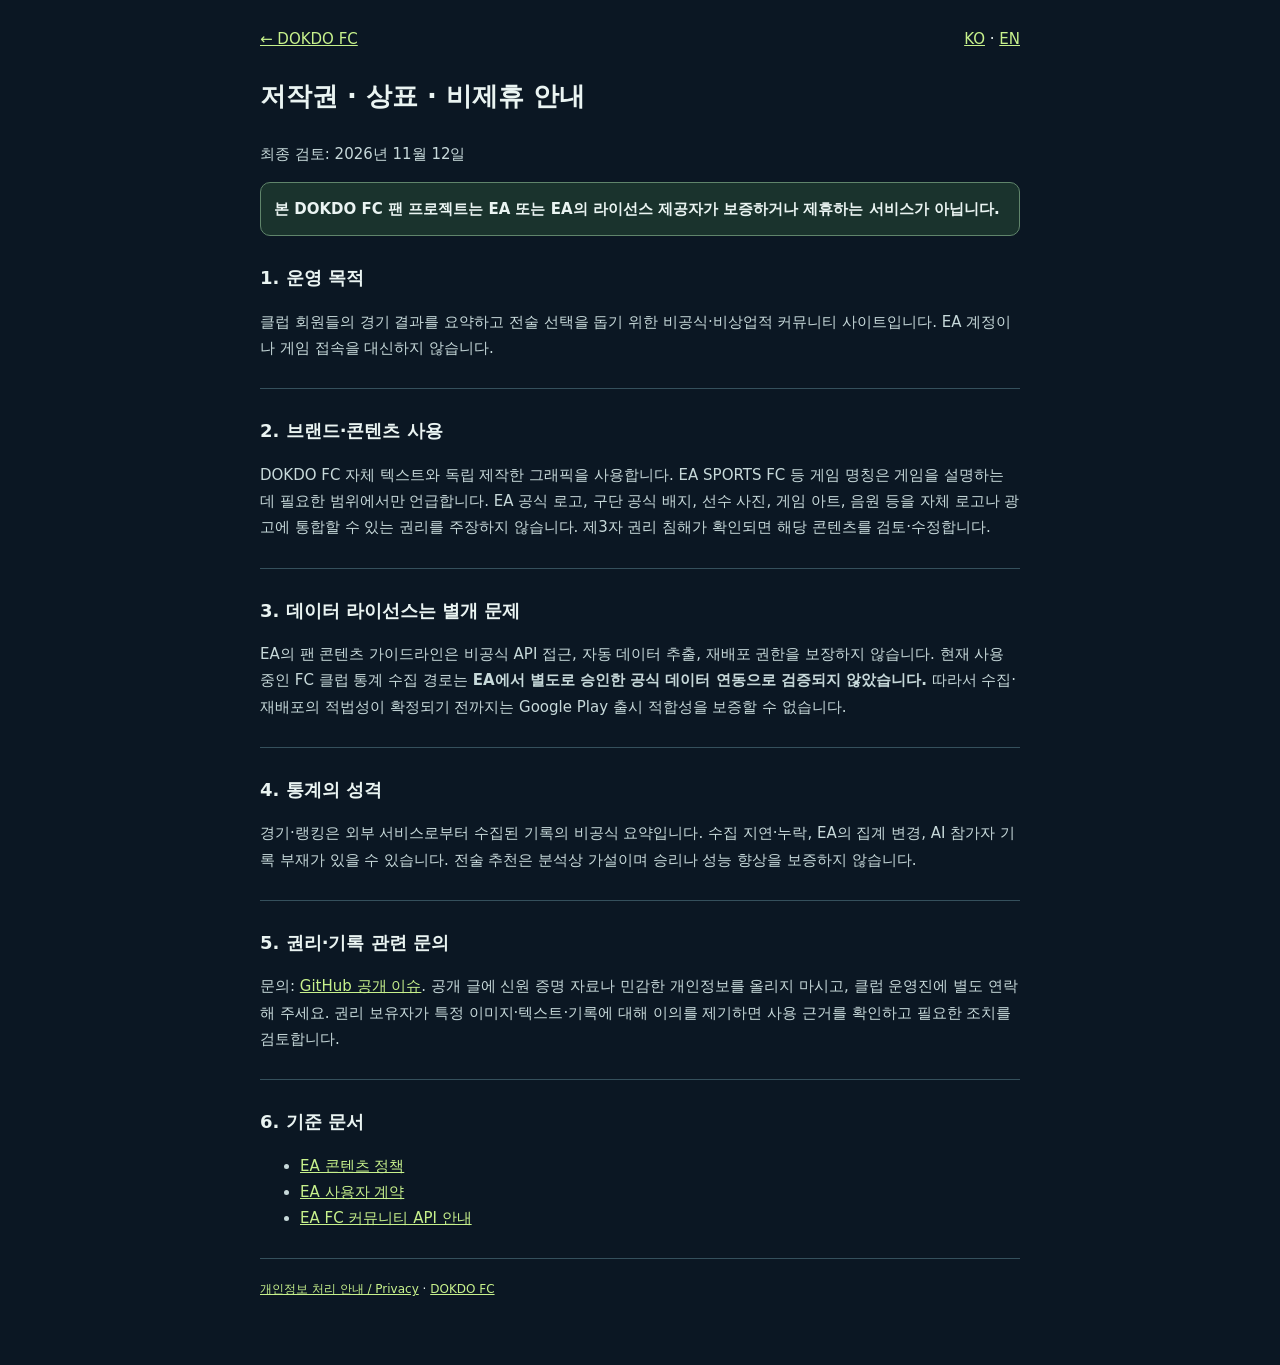
<file: legal.html>
<!doctype html><html lang="ko"><head><meta charset="utf-8"><meta name="viewport" content="width=device-width,initial-scale=1"><meta name="theme-color" content="#0b1723"><title>DOKDO FC · 저작권·비제휴 안내 / Fan Project</title>
<style>:root{color-scheme:dark}*{box-sizing:border-box}body{margin:0;background:#0b1723;color:#eaf4f2;font:15px/1.75 system-ui,-apple-system,'Malgun Gothic',sans-serif}main{max-width:800px;margin:auto;padding:26px 20px 65px}.top{display:flex;justify-content:space-between;gap:12px;flex-wrap:wrap}a{color:#c7f18c}h1{font-size:26px}h2{font-size:18px;margin:26px 0 8px}p,li{color:#c7d9da}.hide{display:none}.notice{border:1px solid #60856b;border-radius:10px;background:#1a332d;padding:13px}section{border-bottom:1px solid #35505c;padding-bottom:12px}.foot{margin-top:20px;font-size:12px}</style></head><body><main>
<div class="top"><a href="./">← DOKDO FC</a><nav><a href="?lang=ko">KO</a> · <a href="?lang=en">EN</a></nav></div>
<article data-language="ko">
<h1>저작권 · 상표 · 비제휴 안내</h1><p>최종 검토: 2026년 11월 12일</p>
<div class="notice"><strong>본 DOKDO FC 팬 프로젝트는 EA 또는 EA의 라이선스 제공자가 보증하거나 제휴하는 서비스가 아닙니다.</strong></div>
<section><h2>1. 운영 목적</h2><p>클럽 회원들의 경기 결과를 요약하고 전술 선택을 돕기 위한 비공식·비상업적 커뮤니티 사이트입니다. EA 계정이나 게임 접속을 대신하지 않습니다.</p></section>
<section><h2>2. 브랜드·콘텐츠 사용</h2><p>DOKDO FC 자체 텍스트와 독립 제작한 그래픽을 사용합니다. EA SPORTS FC 등 게임 명칭은 게임을 설명하는 데 필요한 범위에서만 언급합니다. EA 공식 로고, 구단 공식 배지, 선수 사진, 게임 아트, 음원 등을 자체 로고나 광고에 통합할 수 있는 권리를 주장하지 않습니다. 제3자 권리 침해가 확인되면 해당 콘텐츠를 검토·수정합니다.</p></section>
<section><h2>3. 데이터 라이선스는 별개 문제</h2><p>EA의 팬 콘텐츠 가이드라인은 비공식 API 접근, 자동 데이터 추출, 재배포 권한을 보장하지 않습니다. 현재 사용 중인 FC 클럽 통계 수집 경로는 <strong>EA에서 별도로 승인한 공식 데이터 연동으로 검증되지 않았습니다.</strong> 따라서 수집·재배포의 적법성이 확정되기 전까지는 Google Play 출시 적합성을 보증할 수 없습니다.</p></section>
<section><h2>4. 통계의 성격</h2><p>경기·랭킹은 외부 서비스로부터 수집된 기록의 비공식 요약입니다. 수집 지연·누락, EA의 집계 변경, AI 참가자 기록 부재가 있을 수 있습니다. 전술 추천은 분석상 가설이며 승리나 성능 향상을 보증하지 않습니다.</p></section>
<section><h2>5. 권리·기록 관련 문의</h2><p>문의: <a href="https://github.com/insungmeta/dokdo-fc/issues">GitHub 공개 이슈</a>. 공개 글에 신원 증명 자료나 민감한 개인정보를 올리지 마시고, 클럽 운영진에 별도 연락해 주세요. 권리 보유자가 특정 이미지·텍스트·기록에 대해 이의를 제기하면 사용 근거를 확인하고 필요한 조치를 검토합니다.</p></section>
<section><h2>6. 기준 문서</h2><ul><li><a href="https://help.ea.com/ko/articles/security-and-rules/ea-content-policy/">EA 콘텐츠 정책</a></li><li><a href="https://www.ea.com/legal/user-agreement">EA 사용자 계약</a></li><li><a href="https://www.ea.com/ko/games/ea-sports-fc/news/pitch-notes-fc26-community-api-update">EA FC 커뮤니티 API 안내</a></li></ul></section>
</article>
<article data-language="en" class="hide"><h1>Copyright, Trademarks & Independent Fan Project</h1><p>Reviewed 12 November 2026</p>
<div class="notice"><strong>This DOKDO FC fan project is not endorsed by or affiliated with EA or its licensors.</strong></div>
<section><h2>1. Purpose</h2><p>An independent, non-commercial club community site for statistics and experimental tactics. It does not replace or represent EA accounts or services.</p></section>
<section><h2>2. Brands and imagery</h2><p>DOKDO FC uses its own text and independent visual identity. References to EA SPORTS FC identify the game only. No ownership of EA logos, licensed crests, player photos, gameplay art, or audio is claimed. Allegedly infringing items will be reviewed and addressed.</p></section>
<section><h2>3. Data rights remain unresolved</h2><p>EA's fan content policy does not authorize unofficial API access or automated data extraction. The current FC club statistics integration has <strong>not been verified as an EA-approved interface</strong>. App distribution and re-use rights therefore require separate confirmation.</p></section>
<section><h2>4. Accuracy and tactics</h2><p>Records are unofficial summaries and may omit matches, AI players or recent updates. Tactical advice is a hypothesis, not a prediction of guaranteed wins.</p></section>
<section><h2>5. Rights inquiries</h2><p><a href="https://github.com/insungmeta/dokdo-fc/issues">Public GitHub issues</a> are available for general inquiries. Do not post sensitive personal information publicly; contact club administrators directly when necessary.</p></section>
<section><h2>6. Relevant policies</h2><ul><li><a href="https://help.ea.com/en/articles/security-and-rules/ea-content-policy/">EA Content Policy</a></li><li><a href="https://www.ea.com/legal/user-agreement">EA User Agreement</a></li><li><a href="https://www.ea.com/games/ea-sports-fc/news/pitch-notes-fc26-community-api-update">EA FC Community API Update</a></li></ul></section></article>
<div class="foot"><a href="./privacy.html">개인정보 처리 안내 / Privacy</a> · <a href="./">DOKDO FC</a></div>
</main><script>(function(){const en=new URLSearchParams(location.search).get('lang')==='en';document.documentElement.lang=en?'en':'ko';document.querySelectorAll('[data-language]').forEach(x=>x.classList.toggle('hide',x.dataset.language!==(en?'en':'ko')));})();</script></body></html>
</file>
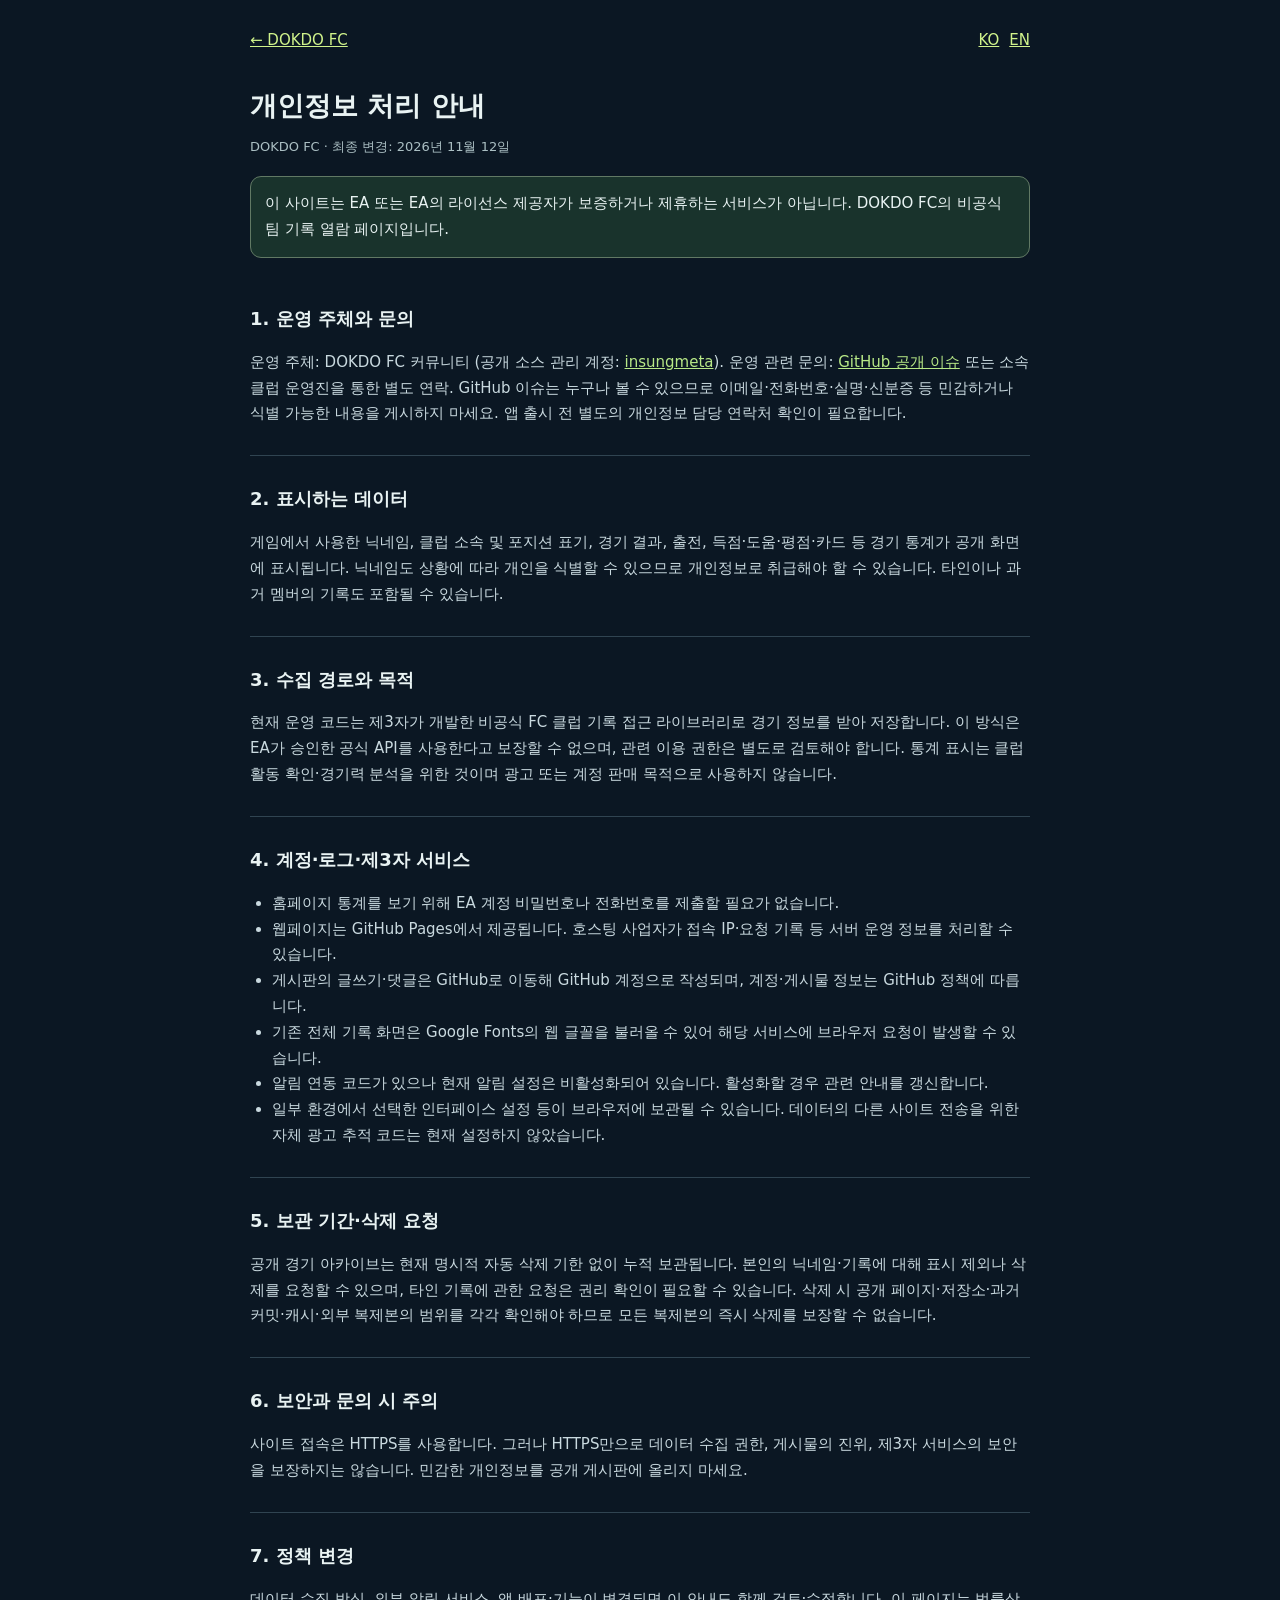
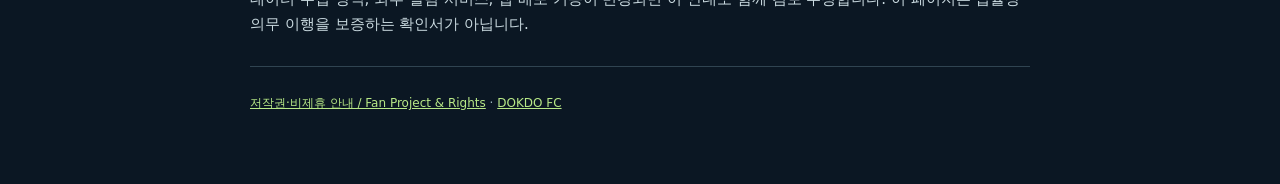
<file: privacy.html>
<!doctype html>
<html lang="ko"><head><meta charset="utf-8"><meta name="viewport" content="width=device-width,initial-scale=1">
<meta name="theme-color" content="#0b1723"><title>DOKDO FC · 개인정보 처리 안내 / Privacy</title>
<meta name="description" content="DOKDO FC 독립 팬 커뮤니티의 개인정보 처리 안내 및 기록 공개·삭제 요청">
<link rel="icon" href="./assets/dfc-crest.svg" type="image/svg+xml">
<style>
:root{color-scheme:dark}*{box-sizing:border-box}body{margin:0;background:#0b1723;color:#e9f3f3;font:15px/1.72 system-ui,-apple-system,'Malgun Gothic',sans-serif}
main{max-width:820px;margin:auto;padding:28px 20px 70px}.top{display:flex;justify-content:space-between;align-items:center;gap:12px;flex-wrap:wrap}.top a,.switch a{color:#d0f38b}.switch{display:flex;gap:10px}a{color:#b8e987;overflow-wrap:anywhere}h1{font-size:27px;line-height:1.3;margin:34px 0 6px}h2{font-size:18px;margin:24px 0 9px}p,li{color:#c9d9df}ul{padding-left:22px}section{border-bottom:1px solid #304451;padding:4px 0 13px}.aside{font-size:13px;color:#abbfc3}.hide{display:none}.notice{border:1px solid #617964;border-radius:11px;padding:14px;background:#19332c;margin:18px 0}.foot{font-size:12px;margin-top:26px;color:#9bb4ba}
@media(max-width:550px){h1{font-size:22px}}
</style></head><body><main>
<div class="top"><a href="./">← DOKDO FC</a><nav class="switch" aria-label="Language"><a href="?lang=ko" lang="ko">KO</a><a href="?lang=en" lang="en">EN</a></nav></div>
<article data-language="ko">
<h1>개인정보 처리 안내</h1><p class="aside">DOKDO FC · 최종 변경: 2026년 11월 12일</p>
<div class="notice">이 사이트는 EA 또는 EA의 라이선스 제공자가 보증하거나 제휴하는 서비스가 아닙니다. DOKDO FC의 비공식 팀 기록 열람 페이지입니다.</div>
<section><h2>1. 운영 주체와 문의</h2>
<p>운영 주체: DOKDO FC 커뮤니티 (공개 소스 관리 계정: <a href="https://github.com/insungmeta">insungmeta</a>). 운영 관련 문의: <a href="https://github.com/insungmeta/dokdo-fc/issues">GitHub 공개 이슈</a> 또는 소속 클럽 운영진을 통한 별도 연락. GitHub 이슈는 누구나 볼 수 있으므로 이메일·전화번호·실명·신분증 등 민감하거나 식별 가능한 내용을 게시하지 마세요. 앱 출시 전 별도의 개인정보 담당 연락처 확인이 필요합니다.</p></section>
<section><h2>2. 표시하는 데이터</h2><p>게임에서 사용한 닉네임, 클럽 소속 및 포지션 표기, 경기 결과, 출전, 득점·도움·평점·카드 등 경기 통계가 공개 화면에 표시됩니다. 닉네임도 상황에 따라 개인을 식별할 수 있으므로 개인정보로 취급해야 할 수 있습니다. 타인이나 과거 멤버의 기록도 포함될 수 있습니다.</p></section>
<section><h2>3. 수집 경로와 목적</h2><p>현재 운영 코드는 제3자가 개발한 비공식 FC 클럽 기록 접근 라이브러리로 경기 정보를 받아 저장합니다. 이 방식은 EA가 승인한 공식 API를 사용한다고 보장할 수 없으며, 관련 이용 권한은 별도로 검토해야 합니다. 통계 표시는 클럽 활동 확인·경기력 분석을 위한 것이며 광고 또는 계정 판매 목적으로 사용하지 않습니다.</p></section>
<section><h2>4. 계정·로그·제3자 서비스</h2><ul>
<li>홈페이지 통계를 보기 위해 EA 계정 비밀번호나 전화번호를 제출할 필요가 없습니다.</li>
<li>웹페이지는 GitHub Pages에서 제공됩니다. 호스팅 사업자가 접속 IP·요청 기록 등 서버 운영 정보를 처리할 수 있습니다.</li>
<li>게시판의 글쓰기·댓글은 GitHub로 이동해 GitHub 계정으로 작성되며, 계정·게시물 정보는 GitHub 정책에 따릅니다.</li><li>기존 전체 기록 화면은 Google Fonts의 웹 글꼴을 불러올 수 있어 해당 서비스에 브라우저 요청이 발생할 수 있습니다.</li>
<li>알림 연동 코드가 있으나 현재 알림 설정은 비활성화되어 있습니다. 활성화할 경우 관련 안내를 갱신합니다.</li>
<li>일부 환경에서 선택한 인터페이스 설정 등이 브라우저에 보관될 수 있습니다. 데이터의 다른 사이트 전송을 위한 자체 광고 추적 코드는 현재 설정하지 않았습니다.</li>
</ul></section>
<section><h2>5. 보관 기간·삭제 요청</h2><p>공개 경기 아카이브는 현재 명시적 자동 삭제 기한 없이 누적 보관됩니다. 본인의 닉네임·기록에 대해 표시 제외나 삭제를 요청할 수 있으며, 타인 기록에 관한 요청은 권리 확인이 필요할 수 있습니다. 삭제 시 공개 페이지·저장소·과거 커밋·캐시·외부 복제본의 범위를 각각 확인해야 하므로 모든 복제본의 즉시 삭제를 보장할 수 없습니다.</p></section>
<section><h2>6. 보안과 문의 시 주의</h2><p>사이트 접속은 HTTPS를 사용합니다. 그러나 HTTPS만으로 데이터 수집 권한, 게시물의 진위, 제3자 서비스의 보안을 보장하지는 않습니다. 민감한 개인정보를 공개 게시판에 올리지 마세요.</p></section>
<section><h2>7. 정책 변경</h2><p>데이터 수집 방식, 외부 알림 서비스, 앱 배포·기능이 변경되면 이 안내도 함께 검토·수정합니다. 이 페이지는 법률상 의무 이행을 보증하는 확인서가 아닙니다.</p></section>
</article>
<article data-language="en" class="hide">
<h1>Privacy Notice</h1><p class="aside">DOKDO FC · Updated 12 November 2026</p>
<div class="notice">This independent fan project is not endorsed by or affiliated with EA or its licensors.</div>
<section><h2>1. Operator and contact</h2><p>Operator: DOKDO FC community (public code maintainer: <a href="https://github.com/insungmeta">insungmeta</a>). Contact: <a href="https://github.com/insungmeta/dokdo-fc/issues">public GitHub issues</a> or your club administrators. GitHub issues are public: never publish an email address, real name, phone number, ID, or other sensitive details. A separate privacy contact must be confirmed before app publication.</p></section>
<section><h2>2. Data displayed</h2><p>Public club records may include gamer tags, listed positions, appearances, match scores, goals, assists, ratings and disciplinary events. Gamer tags may be personal information if they identify someone. Historical and former member records may appear.</p></section>
<section><h2>3. Sources and purpose</h2><p>The current code uses a community-built, unofficial FC clubs statistics reader. Authorization from EA for this data collection has not been established. Stats are displayed for community match records and tactical analysis, not sold as account data.</p></section>
<section><h2>4. Accounts and external services</h2><ul><li>No EA account password, phone number or sign-in is required to view stats.</li><li>GitHub Pages hosts the site and may process server request logs and network addresses.</li><li>Writing in the club board occurs on GitHub and is governed by GitHub's own terms and privacy policy.</li><li>The archived full-records page may request web fonts from Google Fonts.</li><li>Optional notification integration code exists, but notifications are currently disabled.</li><li>Browser-local preferences may be stored. No custom advertising tracking is currently configured.</li></ul></section>
<section><h2>5. Retention and removal requests</h2><p>Archived match records currently have no automatic expiry. Players may request that identifiable records be hidden or removed. Requests about another person may require evidence of authority. Current pages, repository history, caches and outside copies may require different removal steps; immediate deletion everywhere cannot be promised.</p></section>
<section><h2>6. Security</h2><p>HTTPS protects transport, but does not prove permission to reuse data or eliminate all risks. Do not share sensitive personal information in public issues.</p></section>
<section><h2>7. Changes</h2><p>This notice will be reviewed if data sources, notifications or mobile app behavior change. It does not certify regulatory compliance.</p></section>
</article>
<div class="foot"><a href="./legal.html">저작권·비제휴 안내 / Fan Project & Rights</a> · <a href="./">DOKDO FC</a></div>
</main><script>
(function(){const en=new URLSearchParams(location.search).get('lang')==='en';document.documentElement.lang=en?'en':'ko';for(const el of document.querySelectorAll('[data-language]'))el.classList.toggle('hide',el.dataset.language!==(en?'en':'ko'));})();
</script></body></html>
</file>
<file: mobile-app-v8.css>
/* DOKDO FC / PREMIUM MOBILE TEAM APP V8 */
:root{--appbg:#080f18;--appcard:#111e2c;--appline:#2b4350;--applime:#c8f35d;--appmuted:#91a9b7}
html{scroll-padding-top:82px}
body{background:radial-gradient(ellipse 65% 350px at 50% -80px,#20463f 0%,transparent 100%),#080f18;color:#f3f8f8;font-family:'Pretendard','Inter','Noto Sans KR',-apple-system,BlinkMacSystemFont,'Segoe UI',sans-serif;-webkit-font-smoothing:antialiased}
*{-webkit-tap-highlight-color:transparent}
a,button,summary{touch-action:manipulation}
a:focus-visible,button:focus-visible,summary:focus-visible{outline:2px solid var(--applime);outline-offset:2px}
.microtop{display:none!important}
.header{position:sticky!important;top:0!important;z-index:97!important;background:#0c1723f3;border-color:#2d434f;backdrop-filter:blur(20px);-webkit-backdrop-filter:blur(20px);box-shadow:0 5px 25px #03080aa9}
.header .shell{max-width:1180px;min-height:69px;height:auto;gap:12px}
.header .brand{gap:9px}.header .brand h1{font-size:20px;letter-spacing:-.7px}.header .brand p{font-size:9px;margin:3px 0 0;color:#91adb8;letter-spacing:1px}
.header .brand .mini-logo{width:37px;height:42px}
.header .nav{min-width:0;gap:3px}.header .nav a{white-space:nowrap;padding:10px 12px;border-radius:9px;font-size:12px}
.header .nav a.selected{background:#24443d;color:var(--applime)}
.header .nav a[href^="./legacy"]{display:none!important}
.header .live{font-size:10px}.header .live .demo{font-size:9px}
.app-status{display:none;align-items:center;gap:6px;border-radius:22px;border:1px solid #4a6e5b;background:#17342e;color:#ddf8b5;padding:6px 10px;font-size:10px;font-weight:900;white-space:nowrap}
.app-status i{width:6px;height:6px;border-radius:50%;background:var(--applime)}
.shell{max-width:1180px}
main.shell{padding-top:20px;min-height:calc(100vh - 70px);padding-bottom:54px}
.app-screen{display:none!important;min-width:0}.app-screen.is-active{display:block!important;animation:enterScreen .18s ease-out}
@keyframes enterScreen{from{opacity:.6;transform:translateY(6px)}to{opacity:1;transform:translateY(0)}}
.screen-head{display:flex;justify-content:space-between;align-items:center;gap:12px;margin:0 0 16px}.screen-head .eyebrow{font-size:10px;color:var(--applime);letter-spacing:1.8px;font-weight:950}.screen-head h2{margin:5px 0 0;font-size:27px;letter-spacing:-1px}.screen-head small,.screen-head a{font-size:11px;color:#9ebbbd}
.section-title{margin:0 0 16px}.section-title h2{font-size:27px;letter-spacing:-1px}.section-title .no{font-size:10px}.section-title p{color:#9aaeba}
.app-screen .panel{background:#111d2a;border:1px solid #2e4552;border-radius:16px;box-shadow:0 6px 20px #0002}
.app-screen .panel-head{padding:16px 18px;border-color:#2b4350}.app-screen .panel-head h3{font-size:16px}.app-screen .panel-head small{color:#94afbd}
.hero{grid-template-columns:minmax(0,1.08fr) minmax(0,.95fr);gap:13px;align-items:stretch}
.hero-left,.hero-right{border:1px solid #35564f;border-radius:17px;min-height:0;background:#122731;box-shadow:0 8px 25px #0003}
.hero-left{padding:21px 23px 17px!important;background:radial-gradient(ellipse at 86% 0%,#2e665b66,transparent 65%),linear-gradient(125deg,#162e38,#0c1e2b)}
.hero-left:before{opacity:.46}.hero-left .eyebrow{font-size:10px;letter-spacing:1px}
.division-hero-main{display:block;margin:13px 0 0}.division-showcase{gap:12px;margin:0}.division-digit{font-size:94px;line-height:1;letter-spacing:-7px}.division-copy strong{font-size:14px}.division-copy small{font-size:9px}.division-live{font-size:9px;border-radius:20px}
.division-subline{margin:9px 0 0;gap:6px;flex-wrap:wrap}.division-subline span{font-size:10px;border-radius:7px;background:#19353a;border-color:#426165;padding:6px 9px}
.division-subline .season-wdl{white-space:nowrap;flex-wrap:nowrap;gap:5px}.division-subline .season-wdl span{background:none;border:0;padding:0}
.division-form{margin:14px 0 0;padding:12px!important;max-width:none;background:#0d282baa;border-radius:12px;border-color:#446958}
.division-form-top strong{font-size:12px}.division-form-results{gap:4px;margin:10px 0 7px}.division-form-results span{height:25px;border-radius:5px}
.hero-chips{margin-top:12px;gap:6px}.hero-chips .chip{padding:6px 8px;border-radius:7px;font-size:9px}
.hero-recent-card{background:linear-gradient(145deg,#142b36,#101b2a);border-color:#2d4653;padding:17px!important;gap:10px}
.hero-recent-card .hero-right-top{font-size:10px;color:#9cb6bd;letter-spacing:.9px}
.hero-recent-list{gap:5px}.hero-recent-list .match-item{border:1px solid #2f4a56;background:#162b38;grid-template-columns:27px 56px minmax(0,1fr) auto;gap:7px;padding:8px 7px;border-radius:9px}
.hero-recent-list .match-item .title{font-size:11px}.hero-recent-list .match-item .score{font-size:14px}.hero-recent-all{border-radius:9px;font-size:11px;padding:10px 12px;background:#1c3a38}
.metric-strip{grid-template-columns:repeat(4,minmax(0,1fr));gap:11px;margin-top:13px}
.metric{min-width:0;min-height:98px;border-radius:14px;background:#111e2b;border:1px solid #2e4553;padding:14px;gap:9px}
.metric-icon{height:36px;width:36px;border-radius:10px;flex:none}.metric-icon svg{width:19px;height:19px}.metric h3{font-size:10px}.metric b{font-size:26px;margin:5px 0}.metric small{font-size:9px}
.metric-wdl .wdl-values strong{font-size:20px}
.home-leaders{margin-top:20px}.home-leaders .screen-head{margin-bottom:10px}.home-leaders .screen-head h2{font-size:19px}
.home-leader-grid{display:grid;grid-template-columns:repeat(3,minmax(0,1fr));gap:10px}
.home-leader{display:flex;flex-direction:column;align-items:flex-start;text-align:left;min-width:0;gap:6px;border-radius:13px;border:1px solid #344d58;background:linear-gradient(130deg,#192b38,#111e2a);color:#f4f8f7;padding:16px 15px;cursor:pointer}
.home-leader .hl-label{font-size:11px;color:#99b4bf;font-weight:850}.home-leader strong{font-size:30px;letter-spacing:-1px;line-height:1.05;color:var(--applime)}.home-leader strong small{font-size:11px;margin-left:3px;letter-spacing:0}
.home-leader .hl-name{font-size:11px;font-weight:850;color:#dcebf0;max-width:100%;overflow:hidden;text-overflow:ellipsis;white-space:nowrap}
.home-leader:active{background:#285044}
#players,#matches,#app-rivals,#more{margin-top:0}
#players .star-grid{display:flex;gap:9px;overflow-x:auto;scrollbar-width:none;scroll-snap-type:x mandatory;padding:2px 2px 10px}
#players .star-grid::-webkit-scrollbar{display:none}
#players .star{min-width:158px;flex:0 0 158px;min-height:145px;scroll-snap-align:start;padding:14px;border-radius:13px}
#players .star .hero-number{font-size:42px;margin-top:13px}#players .star .person{font-size:11px;margin:8px 0 3px}#players .star .detail{font-size:9px}
#players .star .star-top{font-size:9px;letter-spacing:.5px}#players .star .emblem{height:29px;width:29px;font-size:16px}#players .star .emblem svg{height:21px;width:21px}
#players .squad-layout{display:block;margin-top:7px}#players .category-strip{display:flex;flex-wrap:nowrap;overflow-x:auto;scrollbar-width:none;gap:6px;padding:12px 13px 9px;scroll-snap-type:x proximity}
#players .category-strip::-webkit-scrollbar{display:none}#players .category-strip button{flex:none;white-space:nowrap;scroll-snap-align:start;padding:10px 13px;font-size:11px;border-radius:9px}
#players .standings{padding:6px 12px}#players .standing-row{padding:12px 4px;grid-template-columns:23px minmax(90px,1fr) .55fr auto;gap:9px}
#players .standing-row .who strong{font-size:12px}#players .amount{min-width:45px;font-size:15px}
#players .player-detail-panel{margin-top:10px}#players .profile-content{padding:16px}#players .separate-row{margin-top:11px}#players .highlight-panel{min-height:0}
#matches .match-section{display:block}#matches .match-archive{width:100%}
#matches .archive-filter{gap:6px}#matches .archive-filter button{min-height:36px;padding:8px 12px}
#matches .match-list{padding:8px}#matches .match-item{margin:2px 0;border:1px solid #2a4050;border-radius:10px;padding:12px 10px;grid-template-columns:28px 60px minmax(0,1fr) auto;gap:7px}
#matches .match-item .title{font-size:12px}#matches .match-item .date{font-size:10px}#matches .match-item .score{font-size:16px}
#matches .match-item:hover,#matches .match-item[aria-expanded="true"]{background:#1d383d;border-color:#678c6d}
#matches .archive-actions{padding:12px 15px 16px}
#matches .inline-match-review{margin:5px 1px 12px;border-radius:12px}
#matches .inline-match-review .review-utility{padding:11px 13px}
#matches .inline-match-review .match-center-head{padding:14px}#matches .inline-match-review .center-body{padding:15px}
#app-rivals .h2h-panel{display:block;margin:0}#app-rivals #rivalry>.fold-summary{display:none}#app-rivals .h2h-head{padding:16px}
#more .fold-section{margin-bottom:12px}#more .app-tools{display:grid;gap:10px;margin:0 0 15px}
#more .app-tool{display:flex;align-items:center;justify-content:space-between;padding:16px;border:1px solid #34505b;border-radius:13px;background:#152735;color:#e8f3f3;font-weight:850}
#more .app-tool small{display:block;font-size:11px;font-weight:500;color:#92aab9;margin-top:3px}#more .app-tool b{color:var(--applime);font-size:18px}
#more .data-disclaimer{font-size:10px;line-height:1.7;background:#111d2a;border-radius:12px;margin:14px 0 0}#more .data-disclaimer a{color:var(--applime)}
.app-bottom-nav{display:none}.back-to-top{display:none!important}
footer.foot{color:#708a99;font-size:10px}
@media(max-width:1080px){.header .live{display:none}.metric-strip{grid-template-columns:repeat(2,minmax(0,1fr))}}
@media(max-width:800px){
html{scroll-padding-top:64px}
.header{position:sticky!important;top:0!important;z-index:99!important}
.header .shell{padding:9px 15px!important;height:56px!important;min-height:56px!important;display:flex!important;align-items:center!important;gap:9px!important;flex-wrap:nowrap!important}
.header .brand{min-width:0;gap:8px}.header .brand .mini-logo{width:30px;height:34px}.header .brand h1{font-size:18px}.header .brand p{font-size:8px;margin:2px 0 0}
.header .nav,.header .live{display:none!important}.app-status{display:flex;margin-left:auto}
.shell{padding-left:15px!important;padding-right:15px!important}
main.shell{padding-top:16px;padding-bottom:calc(110px + env(safe-area-inset-bottom,0px));min-height:calc(100vh - 60px)}
.screen-head{margin-bottom:12px}.screen-head h2,.section-title h2{font-size:23px}.screen-head small{font-size:10px}.section-title{margin-bottom:13px}.section-title p{display:none}
.hero{display:grid;grid-template-columns:1fr;gap:10px}.hero-left{min-height:0!important;padding:16px!important}.hero-left .eyebrow{font-size:9px}
.division-hero-main{margin:10px 0 0}.division-showcase{gap:12px}.division-digit{font-size:81px;letter-spacing:-6px}.division-copy strong{font-size:14px}.division-copy small{font-size:9px}
.division-subline{display:grid;grid-template-columns:1fr;gap:6px}.division-subline .best-division{justify-self:start}.division-subline .season-wdl{display:flex;width:100%;align-items:center;justify-content:space-between;gap:4px;white-space:nowrap;padding:7px 8px}
.division-subline .season-wdl b{margin-right:auto;font-size:10px}.division-subline .season-wdl span{padding:0;border:0;font-size:10px!important}
.division-form{margin-top:11px;padding:11px!important}.division-form-top{gap:5px;font-size:10px}.division-form-top strong{font-size:11px}.division-form-top span,.division-form-top b{font-size:10px}.division-form-results span{height:24px}
.hero-chips{gap:5px;margin-top:9px}.hero-chips .chip{font-size:8px;padding:6px}
.hero-recent-card{padding:12px!important;gap:7px}.hero-recent-list .match-item{grid-template-columns:25px 54px minmax(0,1fr) auto;gap:5px;padding:8px 6px}.hero-recent-list .match-item .title{font-size:11px}.hero-recent-list .match-item .score{font-size:14px}
.metric-strip{grid-template-columns:repeat(2,minmax(0,1fr));gap:9px;margin-top:10px}.metric{padding:12px 10px;gap:8px;min-height:88px}.metric-icon{width:31px;height:31px}.metric-icon svg{width:17px;height:17px}.metric h3{font-size:10px}.metric b{font-size:22px}.metric small{font-size:9px}.metric-wdl .wdl-values strong{font-size:20px}
.home-leaders{margin-top:19px}.home-leaders .screen-head h2{font-size:18px}
.home-leader-grid{grid-template-columns:repeat(3,minmax(0,1fr));gap:7px}.home-leader{min-height:89px;padding:11px 9px;gap:5px}.home-leader .hl-label{font-size:9px}.home-leader strong{font-size:23px}.home-leader strong small{font-size:9px}.home-leader .hl-name{font-size:9px}
#players .star{min-width:143px;flex-basis:143px;min-height:135px}#players .category-strip{padding:11px 10px 8px}
#players .category-strip button{padding:9px 12px}#players .standings{padding:6px 10px}#players .standing-row{grid-template-columns:21px minmax(84px,1fr) .37fr auto;gap:6px}#players .standing-row .who strong{font-size:11px}
#matches .panel-head{padding:14px 13px}#matches .match-list{padding:7px}#matches .match-item{grid-template-columns:25px 53px minmax(0,1fr) auto;gap:5px;padding:10px 7px}#matches .match-item .title{font-size:11px}#matches .match-item .date{font-size:9px}#matches .match-item .score{font-size:15px}
#matches .archive-filter{padding:11px 10px 3px}#matches .archive-filter button{padding:7px 9px;font-size:10px}
#matches .inline-match-review{margin:5px 0 10px}#matches .inline-match-review .review-utility{padding:10px 12px}#matches .inline-match-review .match-center-head{padding:12px}#matches .inline-match-review .center-body{padding:12px}
#app-rivals .h2h-head{padding:13px}
.app-bottom-nav{position:fixed;display:grid;grid-template-columns:repeat(6,minmax(0,1fr));bottom:0;left:0;right:0;z-index:130;align-items:stretch;background:#0b1723f7;border-top:1px solid #2c4752;box-shadow:0 -8px 24px #0007;backdrop-filter:blur(20px);-webkit-backdrop-filter:blur(20px);padding:7px max(5px,env(safe-area-inset-left,0px)) calc(7px + env(safe-area-inset-bottom,0px)) max(5px,env(safe-area-inset-right,0px))}
.app-bottom-nav button{display:flex;flex-direction:column;align-items:center;justify-content:center;gap:4px;min-height:51px;padding:4px 2px;color:#8fa6b2;border:0;border-radius:10px;background:none;font-size:10px;font-weight:850;white-space:nowrap}
.app-bottom-nav button svg{height:21px;width:21px;fill:none;stroke:currentColor;stroke-width:1.8;stroke-linecap:round;stroke-linejoin:round}
.app-bottom-nav button.active{color:var(--applime);background:#1d3b36}.app-bottom-nav button.active svg{stroke-width:2.1}
footer.foot{padding-bottom:calc(91px + env(safe-area-inset-bottom,0px));font-size:9px}
}
@media(max-width:350px){.shell{padding-left:10px!important;padding-right:10px!important}.hero-left{padding:13px!important}.division-digit{font-size:75px}.metric{padding:10px 7px}.home-leader{padding:9px 7px}}
@media(prefers-reduced-motion:reduce){.app-screen.is-active{animation:none}}


/* Wide layouts: use available space without changing mobile navigation. */
@media(min-width:1001px){
#players .star{flex:1 1 0;min-width:0}
#players .squad-layout{display:grid;grid-template-columns:minmax(0,1.5fr) minmax(310px,.78fr);align-items:start}
#players .player-detail-panel{margin-top:0}
#players .category-strip{flex-wrap:wrap;overflow:visible}
}


/* V8.1 prominent navigation */
@media(min-width:801px){.header .nav{gap:5px}.header .nav a{display:inline-flex;align-items:center;justify-content:center;min-height:42px;padding:9px 12px;border:1px solid #3c5863;border-radius:10px;background:#182e3a;color:#e6f0f0;font-size:12px;font-weight:900}.header .nav a.selected,.header .nav a[aria-current=page]{background:#c8f35d!important;border-color:#e7ffad!important;color:#13251a!important}}
@media(min-width:801px) and (max-width:1100px){.header .nav a{padding:9px;font-size:11px}}
@media(max-width:800px){
.app-bottom-nav{gap:4px;padding:8px 7px calc(8px + env(safe-area-inset-bottom,0px));background:#071522fc;border-top:2px solid #638768;box-shadow:0 -8px 28px #000a}
.app-bottom-nav button{min-height:68px;gap:5px;padding:6px 1px 5px;border:1px solid #3e5b65;background:#172d3b;border-radius:11px;color:#e7f0f2;font-size:clamp(9px,2.65vw,11px);font-weight:950;letter-spacing:-.35px}
.app-bottom-nav button .app-nav-icon{display:grid;place-items:center;width:33px;height:29px;border-radius:8px;background:#2a4552}.app-bottom-nav button .app-nav-label{display:block}.app-bottom-nav button svg{height:22px;width:22px;stroke-width:2.1}
.app-bottom-nav button.active{background:#c8f35d!important;border-color:#e5ffa4!important;color:#122519!important;box-shadow:0 1px 13px #7cae465c}.app-bottom-nav button.active .app-nav-icon{background:#254b3225}
main.shell{padding-bottom:calc(124px + env(safe-area-inset-bottom,0px))}footer.foot{padding-bottom:calc(113px + env(safe-area-inset-bottom,0px))}
}
@media(max-width:360px){.app-bottom-nav{gap:3px;padding-left:5px;padding-right:5px}.app-bottom-nav button{font-size:9.2px;letter-spacing:-.45px}}


/* V8.2: one primary navigation per device, no duplicate home shortcuts */
.app-quick-menu{display:none!important}
@media(min-width:801px){
 .app-bottom-nav{display:none!important}
 .header .nav{display:flex!important}
 .header .nav a[href^="./legacy"]{display:none!important}
}
@media(max-width:800px){
 .header .nav{display:none!important}
 .app-bottom-nav{display:grid!important}
}


/* V8.3 readable statistics labels: numbers remain prominent; descriptions carry meaning */
:root{--stat-label:#e3eef0;--stat-context:#b5cbd3}
.app-screen .screen-head .eyebrow{font-size:11px;letter-spacing:1.1px}
.app-screen .screen-head small,.app-screen .screen-head a{font-size:12px;color:#b8ccd4}
.app-screen .panel-head small{font-size:11px;color:#b8ccd4;letter-spacing:.3px}
.app-screen .panel-head .minor{font-size:11px;color:#b5c6cc}
.division-copy strong{color:var(--stat-label)}
.division-subline span,.division-subline b{color:#d1e3e7;font-weight:800}
.division-form-top strong,.division-form-top span{color:#e2eff0;font-weight:900}
.division-form>small{font-size:11px;color:var(--stat-context);line-height:1.5}
.hero-recent-card .hero-right-top{font-size:12px;letter-spacing:.6px;color:#d0e3e5}
.hero-recent-list .match-item .title{font-size:13px;color:#f2f8fa}
.hero-recent-list .match-item .date{font-size:11px;color:#a8bfcc}
.metric h3{font-size:13px;font-weight:900;color:var(--stat-label);letter-spacing:-.3px}
.metric small{font-size:11px;color:var(--stat-context);font-weight:700;line-height:1.4}
.metric b{color:#f4fbfa}
.metric-wdl .wdl-rate{color:#b9cfd5;font-size:11px}
.home-leaders .screen-head h2{font-size:21px}
.home-leader .hl-label{font-size:13px;color:#d8e6eb;font-weight:950}
.home-leader .hl-name{font-size:12px;color:#bfd4dc;font-weight:800}
#players .star .star-top{font-size:11px;color:#c5d6df;letter-spacing:.25px}
#players .star .person{font-size:13px}
#players .star .detail{font-size:11px;color:#b4cad3;line-height:1.4}
#players .category-strip button{font-size:12px;font-weight:900}
#players .standing-row .who strong{font-size:14px}
#players .standing-row .who span{font-size:11px;color:#a8c2cb}
#players .standing-row .amount{font-size:18px}
#players .note{font-size:12px;color:#aec4ce;line-height:1.6}
#players .profile-top small,#players .profile-stat span{font-size:12px;color:#b9cdd5}
#players .profile-hint{font-size:12px;color:#b8cbd3}
#matches .match-item .title{font-size:14px}
#matches .match-item .date{font-size:11px;color:#abc3ce}
#matches .archive-actions,#matches .crest-data-note{font-size:11px;color:#b9cbd5}
#matches .archive-filter button{font-size:12px;font-weight:900}
#matches .compare-title,#matches .dual .label{font-size:11px;color:#c2d5dc}
#matches .coverage,#matches .muted-tip{font-size:11px;line-height:1.6;color:#bed1d4}
#matches .comparison-mini small{font-size:11px;color:#bfd2d9}
#app-rivals .h2h-head p,#app-rivals .h2h-head h3 span{font-size:12px;color:#b9cbd3}
#app-rivals .h2h-select-wrap label{font-size:12px;color:#d0e1e4}
#app-rivals .h2h-wdl span{font-size:12px;color:#c1d3d8}
#app-rivals .h2h-desc,#app-rivals .h2h-foot{font-size:11px;line-height:1.6;color:#a9c0c8}
#more .form-summary{font-size:13px;color:#cbdde2}
#more .card-row .name{font-size:14px}
#more .card-row .sub{font-size:11px;color:#b2c7ce}
#more .muted-tip,#more .notice-ribbon{font-size:11px;line-height:1.6;color:#b7cbd2}
@media(max-width:800px){
 .division-copy strong{font-size:17px}
 .division-copy small{font-size:10px}
 .division-subline span{font-size:11px}
 .division-subline .season-wdl span{font-size:11px!important}
 .division-subline .season-wdl b{font-size:11px}
 .division-form-top{font-size:12px}
 .division-form-top strong,.division-form-top span,.division-form-top b{font-size:12px}
 .hero-recent-card .hero-right-top{font-size:12px}
 .hero-recent-list .match-item .title{font-size:13px}
 .hero-recent-list .match-item .date{font-size:11px}
 .hero-recent-list .match-item .score{font-size:16px}
 .metric-strip{gap:9px}
 .metric{display:block!important;position:relative;min-height:128px;padding:15px 12px!important}
 .metric .metric-icon{position:absolute!important;top:11px;right:11px;left:auto;width:30px;height:30px}
 .metric>div:last-child:not(.metric-icon){display:block;min-width:0;width:100%}
 .metric h3{font-size:13px!important;line-height:1.4;min-height:20px;padding-right:27px;margin:0}
 .metric b{font-size:29px!important;line-height:1.1;margin:14px 0 6px;white-space:nowrap}
 .metric small{font-size:11px!important}
 .metric-wdl{display:block!important}
 .metric-wdl .metric-body{display:block!important}
 .metric-wdl .metric-icon{grid-column:auto;grid-row:auto}
 .metric-wdl h3{grid-column:auto;grid-row:auto}
 .metric-wdl .wdl-values{display:grid;grid-template-columns:repeat(3,minmax(0,1fr));gap:2px;margin:13px 0 4px}
 .metric-wdl .wdl-values>span{display:flex;flex-direction:column;align-items:center;gap:3px}
 .metric-wdl .wdl-values strong{font-size:23px!important;line-height:1;color:#f0f8f8}
 .metric-wdl .wdl-values small{font-size:11px!important;color:#c1d4db}
 .metric-wdl .wdl-rate{grid-column:auto;grid-row:auto;font-size:11px!important;text-align:center;line-height:1.4;margin-top:5px}
 .home-leader .hl-label{font-size:12px}
 .home-leader .hl-name{font-size:11px}
 .home-leader strong{font-size:28px}
 .home-leader-grid{gap:8px}
 .home-leader{padding:11px 10px;min-height:98px}
 #players .star .star-top{font-size:11px}
 #players .star .detail{font-size:11px}
 #players .star .person{font-size:12px}
 #players .category-strip button{font-size:12px;padding:11px 13px}
 #players .standing-row .who strong{font-size:13px}
 #players .standing-row .who span{font-size:11px}
 #players .standing-row .amount{font-size:17px}
 #matches .match-item .title{font-size:13px}
 #matches .match-item .date{font-size:11px}
 #matches .archive-filter button{font-size:11px}
 #matches .comparison-mini small{font-size:11px}
}
@media(max-width:360px){
 .metric{padding:13px 9px!important;min-height:128px}
 .metric h3{font-size:12px!important}
 .metric .metric-icon{right:8px;width:28px;height:28px}
 .metric-wdl .wdl-values strong{font-size:20px!important}
 .metric b{font-size:26px!important}
 .home-leader{padding:10px 7px}
 .home-leader .hl-label{font-size:11px}
 .home-leader .hl-name{font-size:10px}
}


/* V8.4 full roster directory: one existing players menu, two clear in-screen views */
.squad-switch{display:grid;grid-template-columns:repeat(2,minmax(0,1fr));gap:6px;padding:5px;margin:0 0 16px;background:#0e1b27;border:1px solid #38525f;border-radius:14px}
.squad-switch button{min-width:0;min-height:48px;border:1px solid transparent;border-radius:10px;background:transparent;color:#becfd7;font-size:14px;font-weight:900;cursor:pointer;letter-spacing:-.3px}
.squad-switch button.is-selected{background:#c8f35d;color:#15251b;border-color:#eaffb7;box-shadow:0 3px 12px #0004}
.squad-switch button:not(.is-selected):hover{background:#243b46;color:#f3f8f8}
.squad-switch button span{font-size:11px;font-weight:950}
#squadRankingView[hidden],#squadRosterView[hidden]{display:none!important}
.roster-panel{min-width:0;border:1px solid #354f5b;border-radius:15px;background:linear-gradient(140deg,#142936,#101e2c);overflow:hidden}
.roster-heading{display:flex;justify-content:space-between;align-items:center;gap:10px;padding:20px 20px 10px}
.roster-heading h3{margin:5px 0 0;font-size:23px;font-weight:950;letter-spacing:-.6px}
.roster-heading h3 b{font-size:13px;color:#c8f35d;white-space:nowrap;margin-left:4px}
.roster-kicker{font-size:10px;color:#c8f35d;letter-spacing:1.1px;font-weight:950}
.roster-live{color:#bed0d9;font-size:11px;font-weight:850}
.roster-caution{font-size:12px;line-height:1.65;color:#b6cad4;padding:0 20px 17px;margin:0}
.roster-toolbar{display:grid;grid-template-columns:minmax(0,1fr) minmax(155px,.42fr);gap:9px;padding:14px 18px;background:#101f2c;border-top:1px solid #2e4550;border-bottom:1px solid #2e4550}
.roster-toolbar label{display:flex;flex-direction:column;gap:7px;min-width:0;color:#d0e2e9;font-weight:850;font-size:12px}
.roster-toolbar input,.roster-toolbar select{display:block;box-sizing:border-box;width:100%;height:44px;min-width:0;border:1px solid #46616e;background:#1d3442;color:#f7fbfc;border-radius:9px;padding:0 12px;font:inherit;font-size:14px;outline-offset:2px}
.roster-toolbar input::placeholder{color:#96b0bb}
.roster-toolbar input:focus,.roster-toolbar select:focus{border-color:#c8f35d}
.roster-status{display:flex;gap:6px;flex-wrap:wrap;padding:12px 16px 3px}
.roster-status button{font-size:12px;font-weight:850;min-height:36px;color:#c7d8de;border:1px solid #3e5865;border-radius:9px;background:#1b3140;padding:7px 12px;cursor:pointer}
.roster-status button.is-selected{background:#c8f35d;border-color:#c8f35d;color:#16251c}
.roster-list{display:flex;flex-direction:column;gap:7px;padding:11px 16px}
.roster-member{background:#172d3a;border:1px solid #37515d;border-radius:11px;overflow:hidden}
.roster-member[open]{border-color:#79a07c;background:#1a3440}
.roster-member summary{display:flex;gap:11px;align-items:center;min-height:66px;padding:11px 13px;cursor:pointer;list-style:none}
.roster-member summary::-webkit-details-marker{display:none}
.roster-member summary:hover{background:#213e48}
.roster-avatar{flex:0 0 38px;width:38px;height:38px;display:grid;place-items:center;border-radius:10px;border:1px solid #54755e;background:#2e5443;color:#d3fda0;font-size:15px;font-weight:950}
.roster-identity{display:flex;flex-direction:column;gap:4px;min-width:0;flex:1}
.roster-identity strong{display:block;overflow-wrap:anywhere;font-size:14px;font-weight:950;color:#f4f8fa}
.roster-identity small{color:#b2c9d3;font-size:11px}
.roster-gamecount{display:flex;align-items:end;flex-direction:column;gap:3px;flex-shrink:0}
.roster-gamecount b{font-size:20px;color:#c8f35d;font-weight:950;font-variant-numeric:tabular-nums}
.roster-gamecount small{color:#b3c7d0;font-size:10px}
.roster-chevron{color:#c8f35d;font-size:21px;line-height:1;transition:transform .16s}
.roster-member[open] .roster-chevron{transform:rotate(180deg)}
.roster-member-details{display:grid;grid-template-columns:repeat(5,minmax(0,1fr));gap:6px;padding:12px;background:#0e2431;border-top:1px solid #365362}
.roster-member-details>div{display:flex;align-items:center;flex-direction:column;gap:6px;padding:9px 3px;background:#1c3644;border-radius:8px;min-width:0}
.roster-member-details span{font-size:11px;white-space:nowrap;color:#bed0d6}
.roster-member-details b{font-size:19px;color:#f3f8f9;font-weight:950}
.roster-zero-note{margin:0;padding:0 13px 12px;color:#bdcdd5;font-size:11px;line-height:1.5}
.roster-bottom{display:flex;align-items:center;justify-content:space-between;gap:10px;padding:4px 17px 17px;font-size:11px;color:#b8cbd3}
.roster-bottom button{border:1px solid #8caf69;background:#254b3e;border-radius:10px;color:#e2fbbb;padding:10px 13px;font-size:12px;font-weight:900}
.roster-bottom button[hidden]{display:none}
.roster-footnote{margin:0;border-top:1px solid #304652;padding:14px 18px;color:#aebfc9;font-size:11px;line-height:1.6;background:#0e1e2a}
.roster-footnote a{color:#c8f35d;font-weight:900}
.roster-empty{padding:30px 12px;color:#b6cdd4;text-align:center;font-size:13px}
@media(max-width:800px){
 .squad-switch{margin:1px 0 13px;gap:5px}
 .squad-switch button{font-size:13px;min-height:49px}
 .roster-heading{padding:16px 14px 10px}
 .roster-heading h3{font-size:21px}
 .roster-live{font-size:10px}
 .roster-caution{padding:0 14px 14px;font-size:11px}
 .roster-toolbar{grid-template-columns:minmax(0,1fr) minmax(130px,.7fr);gap:8px;padding:12px}
 .roster-toolbar input,.roster-toolbar select{height:43px;font-size:12px;padding:0 9px}
 .roster-status{padding:11px 11px 2px;gap:5px}
 .roster-status button{font-size:11px;padding:7px 9px}
 .roster-list{padding:10px 11px;gap:6px}
 .roster-member summary{padding:10px;gap:8px;min-height:60px}
 .roster-avatar{flex-basis:34px;width:34px;height:34px}
 .roster-identity strong{font-size:13px}
 .roster-gamecount b{font-size:19px}
 .roster-member-details{grid-template-columns:repeat(5,minmax(0,1fr));gap:4px;padding:8px}
 .roster-member-details>div{padding:8px 1px}
 .roster-member-details span{font-size:10px}
 .roster-member-details b{font-size:17px}
 .roster-bottom{padding:3px 12px 14px}
 .roster-footnote{padding:12px;font-size:11px}
}
@media(max-width:360px){
 .squad-switch button{font-size:12px}
 .roster-toolbar{grid-template-columns:1fr}
 .roster-member-details span{font-size:9px}
 .roster-member-details b{font-size:16px}
 .roster-status button{font-size:10px;padding:6px 7px}
}

/* V8.5 match scorer summary: brief, readable goal and assist credits */
.inline-match-review .match-contributors{display:flex;flex-direction:column;gap:9px;padding:13px 18px 15px;background:linear-gradient(110deg,#17362f,#122935);border-bottom:1px solid #405c5d}
.match-contribution-row{display:grid;grid-template-columns:67px minmax(0,1fr);gap:9px;align-items:start}
.match-contribution-label{display:flex;align-items:center;gap:5px;white-space:nowrap;color:#d1e9d7;font-size:13px;font-weight:950;line-height:1.8}
.match-contributor-values{display:flex;flex-wrap:wrap;gap:6px;align-items:center;min-width:0}
.match-contributor-chip{display:inline-flex;align-items:center;gap:8px;max-width:100%;min-width:0;padding:6px 10px;border:1px solid #537762;border-radius:9px;background:#25473f;color:#f0faf5;font-size:12px;line-height:1.4}
.match-contributor-chip strong{font-weight:900;overflow-wrap:anywhere;min-width:0}
.match-contributor-chip b{color:#d0fc78;white-space:nowrap;font-size:12px;font-weight:950;flex:none}
.match-contributor-empty{display:block;color:#c0d2d8;font-size:12px;line-height:1.65}
.match-contributor-note{margin:0 0 0 76px;color:#a9c4c7;font-size:11px;line-height:1.6}
@media(max-width:800px){
 .inline-match-review .match-contributors{padding:12px 13px;gap:9px}
 .match-contribution-row{grid-template-columns:59px minmax(0,1fr);gap:6px}
 .match-contribution-label{font-size:12px}
 .match-contributor-chip{padding:6px 8px;gap:6px;font-size:12px}
 .match-contributor-chip b{font-size:12px}
 .match-contributor-note{margin-left:65px;font-size:10px}
}
@media(max-width:360px){
 .match-contribution-row{grid-template-columns:53px minmax(0,1fr);gap:5px}
 .match-contributor-chip{font-size:11px}
 .match-contributor-note{margin-left:58px}
}


/* V8.6 club rating: concise EA explanation + real recorded score changes */
.metric-strip .metric-rating{position:relative;overflow:visible;align-items:flex-start}
.metric-rating .rating-content{flex:1;min-width:0}
.metric-rating .rating-heading{display:flex;align-items:center;gap:6px;min-width:0}
.metric-rating .rating-heading h3{min-width:0;margin:0;white-space:nowrap}
.metric-rating .rating-info{position:static;display:inline-flex;flex:none}
.metric-rating .rating-info summary{display:inline-grid;place-items:center;width:20px;height:20px;list-style:none;border:1px solid #627b8a;border-radius:50%;color:#d1e1e4;font-size:13px;font-weight:800;cursor:pointer;line-height:1;transition:border-color .15s,background .15s}
.metric-rating .rating-info summary::-webkit-details-marker{display:none}
.metric-rating .rating-info summary:hover,.metric-rating .rating-info summary:focus-visible{border-color:#c3e79d;background:#29483e;outline-offset:2px}
.metric-rating .rating-info[open] summary{border-color:#9abd79;background:#29483e}
.metric-rating .rating-info-popover{position:absolute;right:9px;top:52px;z-index:30;width:min(286px,calc(100vw - 32px));padding:14px 15px;border-radius:12px;border:1px solid #63847a;background:#142a34;box-shadow:0 10px 28px #040b1299;color:#eaf2ed;text-align:left;font-size:12px;line-height:1.6}
.metric-rating .rating-info-popover strong{font-size:13px;color:#d0f5ab;font-weight:900}
.metric-rating .rating-info-popover p{margin:8px 0 0;color:#c7d9da}
.metric-rating #clubRatingValue{font-variant-numeric:tabular-nums}
.metric-rating .rating-caption{display:block;color:#9cb2be;font-size:9px;line-height:1.4;overflow-wrap:anywhere}
.metric-rating .rating-trend{display:flex;flex-wrap:wrap;gap:4px 7px;align-items:center;margin-top:7px;line-height:1.3}
.metric-rating .rating-trend strong{white-space:nowrap;font-size:13px;font-weight:950;font-variant-numeric:tabular-nums;letter-spacing:-.1px;color:#dce9e6}
.metric-rating .rating-trend span{font-size:10px;font-weight:750;color:#b9cbd0}
.metric-rating .rating-trend.is-up strong{color:#b8f680}
.metric-rating .rating-trend.is-down strong{color:#ffaaa8}
.metric-rating .rating-trend.is-flat strong{color:#d5e6e4}
.metric-rating .rating-reference{display:block;font-size:9px;line-height:1.45;margin-top:5px;color:#8fa6b2}
@media(max-width:1080px){
 .metric-rating .rating-heading{gap:4px}
 .metric-rating .rating-info summary{width:18px;height:18px;font-size:12px}
}
@media(max-width:800px){
 .metric-strip .metric-rating{gap:8px}
 .metric-rating .rating-heading h3{font-size:10px}
 .metric-rating .rating-trend strong{font-size:12px}
 .metric-rating .rating-trend span{font-size:9px}
 .metric-rating .rating-caption{font-size:8px}
 .metric-rating .rating-reference{font-size:8px}
 .metric-rating .rating-info-popover{top:46px;padding:13px;font-size:12px}
}
@media(max-width:380px){
 .metric-rating .rating-heading{flex-wrap:wrap}
 .metric-rating .rating-heading h3{white-space:normal}
}

/* V8.7: five-match rolling points form in the former empty area beside current division */
#app-home .division-primary{min-width:0}
#app-home .division-trend{min-width:0;position:relative;z-index:1;padding:10px 12px 9px;border:1px solid #456b62;border-radius:12px;background:#102c32cc;color:#ecf7f0}
#app-home .division-trend-head{display:flex;justify-content:space-between;align-items:baseline;gap:8px;min-width:0}
#app-home .division-trend-head strong{font-size:11px;letter-spacing:-.2px;font-weight:950;color:#d7ebdf;white-space:nowrap}
#app-home .division-trend-head b{color:#c7f459;font-size:16px;font-weight:950;white-space:nowrap;font-variant-numeric:tabular-nums}
#app-home .division-trend-chart{display:block;width:100%;height:101px;max-width:480px;overflow:visible;margin:3px auto 0}
#app-home .division-trend-caption{margin:4px 0 0;color:#b7cdd0;font-size:9px;line-height:1.35;min-height:13px}
#app-home .division-trend-point{cursor:pointer;outline:none}
#app-home .division-trend-point .trend-hit{fill:transparent}
#app-home .division-trend-point .trend-dot{fill:#c7f459;stroke:#163633;stroke-width:2;transition:r .12s,stroke .12s}
#app-home .division-trend-point:hover .trend-dot,#app-home .division-trend-point:focus-visible .trend-dot,#app-home .division-trend-point.is-selected .trend-dot{fill:#e3ffb2;stroke:#fff;stroke-width:2.5}
@media(min-width:801px){
  #app-home .division-hero-main{display:grid;grid-template-columns:minmax(0,1.08fr) minmax(0,.92fr);align-items:center;column-gap:12px;row-gap:7px}
  #app-home .division-hero-main .division-form{grid-column:1/-1;margin-top:4px}
}
@media(max-width:800px){
  #app-home .division-hero-main{display:block}
  #app-home .division-trend{margin-top:12px}
  #app-home .division-trend-head strong{font-size:12px}
  #app-home .division-trend-caption{font-size:10px}
}
@media(max-width:380px){
  #app-home .division-trend{padding:9px 10px}
  #app-home .division-trend-chart{height:94px}
}

/* V8.8: dashboard reliability, readability, player history, and team momentum */
#app-home .division-trend-summary{display:flex;gap:7px;flex-wrap:wrap;justify-content:flex-end;align-items:baseline}
#app-home .division-trend-summary b{font-size:17px}
#app-home #divisionTrendDelta{font-size:11px;font-weight:950;color:#c4d7d6;white-space:nowrap}
#app-home #divisionTrendDelta.is-up{color:#c9f68d}
#app-home #divisionTrendDelta.is-down{color:#ffafaf}
#app-home #divisionTrendDelta.is-flat{color:#d2e3e5}
#app-home .division-trend-chart{touch-action:pan-y}
#app-home .sync-health{margin-top:10px;display:flex;gap:8px;align-items:center;min-width:0;border:1px solid #39565b;border-radius:9px;background:#101e2acc;padding:8px 10px;color:#d3e3e5;font-size:11px;line-height:1.4;position:relative;z-index:2}
#app-home .sync-health-dot{height:8px;width:8px;flex:none;border-radius:50%;background:#8da7b2}
#app-home .sync-health-dot.is-ok{background:#b9e67f}
#app-home .sync-health-dot.is-warn{background:#e5b96e}
#app-home .sync-health-dot.is-error{background:#eb8888}
#app-home #syncHealthText{flex:1;min-width:0;overflow-wrap:anywhere}
#app-home .sync-health button,#app-home .sync-banner button{flex:none;min-height:31px;border-radius:7px;border:1px solid #597d75;background:#1f403c;color:#e2f4df;font-weight:900;padding:5px 9px;font-size:10px}
#app-home .sync-banner[hidden]{display:none!important}
#app-home .sync-banner{display:flex;align-items:center;gap:10px;justify-content:space-between;margin-top:7px;padding:9px;border-radius:9px;border:1px solid #7a9a63;background:#264b36;color:#edffcf;font-size:11px;position:relative;z-index:2}
#app-home .sync-banner span{flex:1}
#players .player-match-history{margin-top:16px;border-top:1px solid #355362;padding-top:13px}
#players .player-history-title{display:flex;align-items:baseline;justify-content:space-between;gap:9px;margin-bottom:8px;color:#f1f9f1;font-size:13px;font-weight:950}
#players .player-history-title small{font-size:10px;font-weight:750;color:#bdd0d3}
#players .player-history-empty{font-size:11px;color:#adc3cb;line-height:1.5;margin:7px 0 4px}
#players .player-history-list{display:grid;gap:5px}
#players .player-history-list .match-item{grid-template-columns:23px 44px minmax(0,1fr) auto;padding:8px 7px;border:1px solid #34515b;border-radius:8px;background:#152b38}
#players .player-history-list .match-item .match-logos{min-width:40px;gap:0}
#players .player-history-list .match-item .mini-logo{width:19px;height:24px}
#players .player-history-list .match-item .crest-frame{width:23px;height:25px}
#players .player-history-list .match-item .title{font-size:11px}
#players .player-history-list .match-item .date{font-size:10px}
#players .player-history-list .match-item .score{font-size:13px}
#more .team-period-compare{margin-top:12px}
#more .team-period-body{padding:15px;display:grid;gap:11px}
#more .compare-period-grid{display:grid;grid-template-columns:repeat(2,minmax(0,1fr));gap:9px}
#more .compare-period-card{border:1px solid #345461;border-radius:11px;padding:12px;background:#142c38}
#more .compare-period-card strong{font-size:12px;color:#cbebde}
#more .compare-period-card .compare-period-points{font-size:25px;font-weight:950;display:block;margin:6px 0;color:#c8f35d;font-variant-numeric:tabular-nums}
#more .compare-period-card small{font-size:11px;color:#bdd0d6;line-height:1.5;display:block}
#more .compare-difference{font-size:12px;color:#dcebdc;line-height:1.7}
#more .compare-difference b{font-size:14px;color:#c8f35d}
#more .compare-period-note{font-size:11px;color:#a7c1cb;line-height:1.5}
@media(min-width:801px) and (max-width:1100px){
  #app-home .hero{grid-template-columns:1fr}
  #app-home .division-digit{font-size:99px}
}
@media(max-width:800px){
  #app-home .division-form>small{font-size:11px}
  #app-home .division-trend-head strong{font-size:12px}
  #app-home .division-trend-caption{font-size:11px}
  #app-home .sync-health{font-size:11px}
  #app-home .sync-health button{font-size:11px}
  #players .player-history-title{font-size:13px}
  #more .compare-period-card{padding:10px}
  #more .compare-period-card small{font-size:11px}
}


/* Archive find/filter: two controls, easily operated with thumbs. */
#matches .archive-searchbar{display:grid;grid-template-columns:minmax(0,1.8fr) minmax(112px,.8fr);gap:9px;padding:8px 13px 11px}
#matches .archive-searchbar label{display:grid;gap:5px;color:#c5d6d9;font-size:11px;font-weight:850}
#matches .archive-searchbar input,#matches .archive-searchbar select{min-width:0;width:100%;min-height:39px;border:1px solid #43636b;border-radius:9px;background:#132a37;padding:8px 11px;color:#edf7f4;font:inherit;font-size:12px}
#matches .archive-searchbar input::placeholder{color:#96acb7}
@media(max-width:380px){#matches .archive-searchbar{grid-template-columns:minmax(0,1.4fr) minmax(100px,.7fr);gap:6px;padding-left:10px;padding-right:10px}}


/* Manual archive status check: reliable touch target and visible result. */
#app-home .sync-health{gap:9px;align-items:center}
#app-home .sync-health #syncRefreshNow{min-height:44px;min-width:88px;max-width:104px;padding:10px 11px;font-size:11px;line-height:1.25;white-space:normal;border-color:#86ae8b;background:#235247;color:#f4ffe8;cursor:pointer;touch-action:manipulation;position:relative;z-index:3}
#app-home .sync-health #syncRefreshNow:active{background:#356454;transform:scale(.98)}
#app-home .sync-health #syncRefreshNow:focus-visible{outline:2px solid #c8f35d;outline-offset:2px}
#app-home .sync-health #syncRefreshNow:disabled{cursor:progress;opacity:.7;transform:none}
#app-home .sync-check-feedback[hidden]{display:none!important}
#app-home .sync-check-feedback{position:relative;z-index:2;margin-top:7px;padding:9px 11px;border-radius:8px;border:1px solid #547a74;background:#153530;color:#ddf3e0;font-size:11px;line-height:1.55;overflow-wrap:anywhere}
#app-home .sync-check-feedback[data-state="warn"]{border-color:#94784f;background:#3c3022;color:#ffe6b3}
#app-home .sync-check-feedback[data-state="error"]{border-color:#965759;background:#43282b;color:#ffced0}
@media(max-width:380px){#app-home .sync-health #syncRefreshNow{min-width:82px;padding:9px 7px;font-size:11px}}


/* Dedicated tactics screen and six equal-width navigation tabs. */
#tactics{min-width:0;margin-top:0}
#tactics .tactical-lab{margin-top:0}
@media(min-width:801px) and (max-width:1100px){
 .header .shell{gap:7px}
 .header .nav{gap:2px;min-width:0}
 .header .nav a{padding:9px 6px;font-size:11px}
 .header .brand h1{font-size:18px}
}
@media(max-width:800px){
 .app-bottom-nav{grid-template-columns:repeat(6,minmax(0,1fr));gap:3px;padding-left:5px;padding-right:5px}
 .app-bottom-nav button{min-width:0;min-height:64px;padding:5px 1px;letter-spacing:-.45px;font-size:clamp(8px,2.35vw,10px);white-space:nowrap;overflow:hidden}
 .app-bottom-nav button .app-nav-icon{width:29px;height:28px}
 .app-bottom-nav button .app-nav-label{max-width:100%;white-space:nowrap}
}


/* Mobile ranking categories: no hidden post-Tackles tabs. */
#players .leader-more-controls[hidden]{display:none!important}
#players .leader-more-controls{display:flex;gap:8px;align-items:center;justify-content:space-between;padding:7px 12px 8px;background:linear-gradient(90deg,#112938,#183743);border-top:1px solid #345560;border-bottom:1px solid #345560}
#players .leader-more-controls button{flex:none;display:grid;place-items:center;width:38px;min-height:38px;border:1px solid #729b94;border-radius:8px;background:#24504c;color:#e7f7de;font-size:26px;font-weight:900;line-height:1;cursor:pointer}
#players .leader-more-controls button:disabled{opacity:.25;cursor:default}
#players .leader-more-controls button:focus-visible{outline:2px solid #c8f35d;outline-offset:2px}
#players .leader-more-controls #leaderScrollHint{flex:1;min-width:0;color:#c7e0de;text-align:center;font-size:11px;line-height:1.4;font-weight:750;overflow-wrap:anywhere}
@media(min-width:1001px){#players .leader-more-controls{display:none!important}}


/* Scan-first presentation: keep advanced ranking rules accessible but collapsed. */
#players .squad-info{margin:11px 0 0;border:1px solid #3e5962;border-radius:10px;min-width:0}
#players .squad-info>summary{display:flex;justify-content:space-between;align-items:center;cursor:pointer;padding:12px 15px;font-size:12px;font-weight:750;color:#c7dadb;list-style:none}
#players .squad-info>summary::-webkit-details-marker{display:none}
#players .squad-info>summary::after{content:'+';color:#c3e0b5;font-size:18px}
#players .squad-info[open]>summary::after{content:'−'}
#players .squad-info>summary:focus-visible{outline:2px solid #bfe878;outline-offset:2px}
#players .squad-info .separate-row{margin:0;padding:0 10px 10px}
@media(max-width:800px){
 #players .section-title>p,#matches .section-title>p{display:none}
 #players .squad-info .highlight-panel h3{font-size:13px}
 #players .squad-info .highlight-panel p{font-size:11px;line-height:1.5}
}
</file>
<file: tactical-lab-v1.css>
/* DOKDO FC Tactical Lab: readable in KO and EN, no new navigation tab. */
#tactics .tactical-lab{margin-top:14px;min-width:0}
#tactics .tactical-lab .tl-head{display:flex;align-items:flex-start;justify-content:space-between;flex-wrap:wrap;gap:8px}
#tactics .tactical-lab .tl-head h3{font-size:19px;font-weight:950;line-height:1.35}
#tactics .tl-eyebrow{color:#c7f35d;letter-spacing:.08em;font-size:11px;font-weight:900}
#tactics .tl-evidence{color:#b6ced0;font-size:11px;line-height:1.5;overflow-wrap:anywhere}
#tactics .tl-evidence.is-stale{color:#efc183}
#tactics .tl-contents{padding:16px;display:grid;gap:15px}
#tactics .tl-stats{display:grid;grid-template-columns:repeat(4,minmax(0,1fr));gap:8px}
#tactics .tl-stat{padding:11px 9px;border:1px solid #385762;border-radius:10px;background:#112c39;min-width:0}
#tactics .tl-stat span{display:block;color:#b8cdd5;font-size:10px;font-weight:700;line-height:1.45;overflow-wrap:break-word}
#tactics .tl-stat strong{display:block;color:#d0f47b;font-weight:950;font-size:21px;margin-top:5px;font-variant-numeric:tabular-nums}
#tactics .tl-columns{display:grid;grid-template-columns:minmax(0,1fr) minmax(0,1fr);gap:14px;align-items:start}
#tactics .tl-display{border:1px solid #3b5c61;border-radius:13px;background:#0d222e;padding:13px;min-width:0}
#tactics .tl-display h4{font-size:16px;font-weight:950;color:#edfbf0;margin:0 0 5px}
#tactics .tl-pitch-wrap{max-width:310px;width:100%;margin:10px auto}
#tactics .tl-pitch-svg{display:block;max-width:100%;width:100%;height:auto;aspect-ratio:340/445}
#tactics .tl-legend{font-size:10px;color:#c5d7d9;text-align:center;line-height:1.5;overflow-wrap:anywhere}
#tactics .tl-reason{font-size:11px;color:#b6ced6;line-height:1.6;margin:8px 0 0}
#tactics .tl-inputs{display:grid;gap:8px}
#tactics .tl-input-row{display:flex;align-items:center;justify-content:space-between;gap:8px;flex-wrap:wrap}
#tactics .tl-input-row>strong{font-size:11px;color:#e0f1ec}
#tactics .tl-switch{display:flex;flex-wrap:wrap;gap:5px}
#tactics .tl-switch button{min-height:37px;min-width:44px;padding:6px 10px;border:1px solid #56777b;border-radius:9px;background:#1c3b46;color:#d7e9eb;font-size:11px;font-weight:900;cursor:pointer}
#tactics .tl-switch button.is-selected{border-color:#d2fa65;background:#c9f35f;color:#153225}
#tactics .tl-switch button:focus-visible{outline:2px solid #c9f35f;outline-offset:2px}
#tactics .tl-list-grid{display:grid;gap:11px;min-width:0}
#tactics .tl-box{border:1px solid #395560;background:#142c39;padding:13px;border-radius:11px;min-width:0}
#tactics .tl-box h4{font-size:13px;color:#d6f5d0;margin:0 0 8px}
#tactics .tl-box.tl-watch h4{color:#f6c6a3}
#tactics .tl-box.tl-plan h4{color:#d4ecfd}
#tactics .tl-box ul{padding-left:17px;margin:0;display:grid;gap:7px;color:#d8e8e8;font-size:12px;line-height:1.65}
#tactics .tl-method{color:#b7ced4;background:#11252e;border-left:3px solid #5e8886;font-size:11px;padding:10px 12px;line-height:1.6;margin:0;overflow-wrap:anywhere}
#tactics .tl-note{font-size:11px;line-height:1.5;color:#adc4c8}
@media(max-width:850px){
  #tactics .tl-columns{grid-template-columns:minmax(0,1fr)}
  #tactics .tl-display{width:100%;box-sizing:border-box}
  #tactics .tl-pitch-wrap{max-width:340px}
}
@media(max-width:540px){
  #tactics .tl-contents{padding:12px;gap:12px}
  #tactics .tl-head h3{font-size:16px}
  #tactics .tl-stats{grid-template-columns:repeat(2,minmax(0,1fr))}
  #tactics .tl-stat strong{font-size:19px}
  #tactics .tl-switch button{min-height:42px}
  #tactics .tl-box ul{font-size:11px}
  #tactics .tl-method{font-size:10px}
}


#tactics .tl-box.tl-roles h4{color:#d5f1b5}
#tactics .tl-roles ul{list-style:none;padding:0;gap:5px}
#tactics .tl-roles li{padding:7px 9px;border-radius:8px;background:#1c3941;border:1px solid #3c5c60;font-size:11px;line-height:1.6}
#tactics .tl-roles li strong{display:inline-block;min-width:44px;color:#d6f48b;white-space:nowrap;font-size:11px}
#tactics .tl-ai-summary{font-size:10px;color:#b5c8cd;line-height:1.6;margin:10px 0 0;overflow-wrap:anywhere}
#tactics .tl-share{display:flex;flex-wrap:wrap;align-items:center;gap:9px;min-width:0}
#tactics .tl-share button{min-height:44px;border:1px solid #a7d76d;border-radius:10px;background:#c8f35d;color:#163024;font-size:12px;font-weight:950;padding:10px 15px;cursor:pointer}
#tactics .tl-share button:focus-visible{outline:2px solid #fff;outline-offset:2px}
#tactics .tl-share button:disabled{opacity:.7;cursor:progress}
#tactics .tl-share #tlShareStatus{flex:1;min-width:0;color:#c3d9d7;font-size:11px;line-height:1.5;overflow-wrap:anywhere}
@media(max-width:540px){#tactics .tl-share button{width:100%}#tactics .tl-share #tlShareStatus{text-align:center}}

/* Stats-based Best XI shortlist and experimental formation controls. */
#tactics .tl-recommend-actions{display:flex;flex-wrap:wrap;gap:7px;margin:12px 0}
#tactics .tl-recommend-actions button{flex:1 1 120px;min-height:43px;padding:8px;border:1px solid #60867a;border-radius:9px;background:#25454c;color:#e4f2ec;font-weight:900;font-size:11px;line-height:1.35;cursor:pointer}
#tactics .tl-recommend-actions button.is-selected{border-color:#c8ef69;color:#102f24;background:#c6ef65}
#tactics .tl-recommend-actions button:focus-visible{outline:2px solid #c8ef69;outline-offset:2px}
#tactics .tl-xi-choices[hidden]{display:none!important}
#tactics .tl-xi-choices{margin:12px 0;border-top:1px solid #456064;padding-top:12px;min-width:0}
#tactics .tl-xi-heading{display:flex;gap:8px;justify-content:space-between;align-items:baseline;flex-wrap:wrap;margin:0 0 9px}
#tactics .tl-xi-heading strong{font-size:12px;color:#e9f6e5}
#tactics .tl-xi-heading span{font-size:10px;color:#b4c9cf}
#tactics .tl-xi-list{display:grid;gap:4px;max-width:100%}
#tactics .tl-xi-row{display:grid;grid-template-columns:45px minmax(0,1fr) minmax(0,.78fr) 40px;gap:5px;align-items:center;border:1px solid #345460;background:#17313d;border-radius:8px;padding:7px;min-width:0}
#tactics .tl-xi-row>strong{font-size:11px;color:#cafa83}
#tactics .tl-xi-name{font-size:11px;color:#e7f1f0;font-weight:750;min-width:0;overflow-wrap:anywhere}
#tactics .tl-xi-info{font-size:9px;color:#b5cbd0;min-width:0;overflow-wrap:anywhere}
#tactics .tl-xi-tag{border-radius:6px;text-align:center;padding:3px;background:#39525f;font-size:8px;color:#edf3f7;font-weight:950}
#tactics .tl-xi-tag.is-human{background:#c8f35d;color:#133021}
#tactics .tl-xi-note{font-size:10px;line-height:1.55;color:#bdd0d4;margin:9px 0 0;overflow-wrap:anywhere}
@media(max-width:540px){#tactics .tl-xi-row{grid-template-columns:38px minmax(0,1fr) 38px}.tl-xi-row .tl-xi-info{grid-column:2 / 3;grid-row:2}.tl-xi-row .tl-xi-tag{grid-column:3;grid-row:1 / 3}}


#tactics .tl-formation-feedback:empty{display:none}
#tactics .tl-formation-feedback{margin:2px 0 12px;padding:9px 11px;border-radius:8px;border:1px solid #8ba977;background:#254334;color:#e7f7d3;font-size:11px;line-height:1.55;font-weight:650;overflow-wrap:anywhere}


/* Experimental formation forecasts. These are hypotheses, NOT win probabilities. */
#tactics .tl-predictions{display:grid;gap:12px;border:1px solid #4d716e;border-radius:12px;background:#102b37;padding:13px;min-width:0}
#tactics .tl-predictions-head{display:flex;flex-wrap:wrap;gap:8px;justify-content:space-between;align-items:center}
#tactics .tl-predictions-head h4{margin:3px 0 0;color:#effbe9;font-size:16px;font-weight:950;line-height:1.45;overflow-wrap:anywhere}
#tactics .tl-forecast-tag{font-size:10px;font-weight:800;border:1px solid #83aa8d;border-radius:8px;padding:6px 8px;background:#234436;color:#e7f5cf}
#tactics .tl-predictions-intro,#tactics .tl-forecast-foot{margin:0;color:#c5d9dc;font-size:11px;line-height:1.6;overflow-wrap:anywhere}
#tactics .tl-forecast-options{display:grid;grid-template-columns:repeat(2,minmax(0,1fr));gap:9px}
#tactics .tl-forecast-card{min-width:0;display:grid;gap:7px;text-align:left;border:1px solid #517574;border-radius:11px;background:#183641;padding:12px;color:#def0ec;cursor:pointer;overflow-wrap:anywhere}
#tactics .tl-forecast-card.is-first{box-shadow:inset 3px 0 #d0fa72}
#tactics .tl-forecast-card.is-selected{background:#245144;border-color:#c8f35d}
#tactics .tl-forecast-card:focus-visible{outline:2px solid #c8f35d;outline-offset:2px}
#tactics .tl-forecast-card strong{color:#eaf8ea;font-size:19px}
#tactics .tl-forecast-order{color:#d5f795;font-size:10px;font-weight:950}
#tactics .tl-forecast-card span,#tactics .tl-forecast-card small{font-size:11px;line-height:1.55;color:#c8e1e0;overflow-wrap:anywhere}
#tactics .tl-forecast-card .tl-forecast-risk{color:#eac6a3}
#tactics .tl-forecast-foot{border-left:3px solid #8db29b;background:#1b3a42;padding:9px 10px}
#tactics .tl-trial{display:grid;gap:8px;border-top:1px solid #42686d;padding-top:12px}
#tactics .tl-trial strong{font-size:12px;color:#d6f7ce}
#tactics .tl-trial p{margin:4px 0 0;font-size:11px;color:#c0d7d9;line-height:1.55}
#tactics .tl-trial-controls{display:flex;flex-wrap:wrap;gap:8px}
#tactics .tl-trial-controls button{flex:1 1 145px;min-height:44px;border:1px solid #89ae96;border-radius:9px;background:#22483a;color:#e3f8d7;font-size:11px;font-weight:900;line-height:1.4;padding:8px;cursor:pointer}
#tactics .tl-trial-controls button:focus-visible{outline:2px solid #c8f35d;outline-offset:2px}
#tactics .tl-trial-controls #tlTrialStop{background:#483e3a;border-color:#a18a83}
#tactics .tl-trial-controls button[hidden]{display:none!important}
#tactics #tlTrialStatus{white-space:pre-line;color:#e2ecdc;overflow-wrap:anywhere;line-height:1.7}
@media(max-width:530px){#tactics .tl-forecast-options{grid-template-columns:minmax(0,1fr)}#tactics .tl-predictions{padding:11px}}


#tactics .tl-trial-matches{display:grid;gap:7px;min-width:0}
#tactics .tl-trial-match{display:grid;grid-template-columns:18px minmax(0,1fr);gap:5px 10px;align-items:center;padding:9px;border:1px solid #47696b;border-radius:9px;background:#1a3940;color:#e4efea;cursor:pointer}
#tactics .tl-trial-match input{width:17px;height:17px;accent-color:#c8f35d}
#tactics .tl-trial-match>span{font-size:11px;line-height:1.5;min-width:0;overflow-wrap:anywhere}
#tactics .tl-trial-match small{grid-column:2;font-size:10px;color:#c3d9d8;font-weight:700}


/* V2 quick-glance tactics: key decision and board first, rationale on demand. */
#tactics .tactical-lab{margin-top:8px}
#tactics .tl-contents{gap:12px;padding:15px}
#tactics .tl-quick-head{display:flex;align-items:flex-start;justify-content:space-between;gap:12px;flex-wrap:wrap}
#tactics .tl-main-pick{min-width:0;flex:1 1 210px}
#tactics .tl-main-pick h3{font-size:clamp(23px,3vw,31px);font-weight:950;line-height:1.15;margin:5px 0 6px;color:#e6f6b2;letter-spacing:-.03em}
#tactics .tl-main-pick p{font-size:12px;color:#d0e1e1;line-height:1.4;margin:0;overflow-wrap:anywhere}
#tactics .tl-evidence{font-size:10px;text-align:right;flex:0 1 240px;line-height:1.5;align-self:center}
#tactics .tl-forecast-options{grid-template-columns:repeat(3,minmax(0,1fr));gap:7px}
#tactics .tl-forecast-card{display:flex;flex-direction:column;gap:4px;justify-content:center;align-items:flex-start;min-height:76px;padding:9px 11px;overflow:hidden}
#tactics .tl-forecast-card strong{font-size:21px;line-height:1.18;white-space:nowrap;letter-spacing:-.02em}
#tactics .tl-forecast-card span{font-size:11px;line-height:1.3}
#tactics .tl-forecast-card .tl-forecast-order{font-size:9px;line-height:1.1}
#tactics .tl-formation-feedback{font-size:11px;margin:0;padding:7px 10px}
#tactics .tl-columns{grid-template-columns:minmax(0,1.05fr) minmax(0,1fr);gap:12px}
#tactics .tl-display{padding:12px}
#tactics .tl-player-count{margin:0;gap:9px}
#tactics .tl-player-count>strong{font-size:12px;color:#e4f1e7}
#tactics .tl-pitch-wrap{margin:9px auto;max-width:290px}
#tactics .tl-legend{font-size:10px}
#tactics .tl-quick-side{display:grid;align-content:start;gap:10px;min-width:0}
#tactics .tl-plan{padding:14px}
#tactics .tl-plan h4{font-size:15px;color:#eaf5df;margin:0 0 10px}
#tactics .tl-plan ul{gap:10px;font-size:13px;line-height:1.5;padding-left:17px}
#tactics .tl-stats{grid-template-columns:repeat(2,minmax(0,1fr));gap:7px}
#tactics .tl-stat{padding:12px}
#tactics .tl-stat strong{font-size:24px}
#tactics .tl-recommend-actions{gap:7px;margin:10px 0 0}
#tactics .tl-recommend-actions button{min-height:44px;font-size:12px}
#tactics #tlBestXI{background:#c8f35d;color:#162f24;border-color:#c8f35d}
#tactics #tlBestXI.is-selected{background:#2b5642;color:#efffd2}
#tactics .tl-share-status{margin:4px 0 0;font-size:11px;line-height:1.4;color:#c1d8d6}
#tactics .tl-share-status:empty{display:none}
#tactics .tl-more-details{border:1px solid #385e65;border-radius:10px;min-width:0}
#tactics .tl-more-details>summary{cursor:pointer;padding:13px 14px;font-size:12px;font-weight:850;color:#dbebdf;list-style:none;display:flex;justify-content:space-between;gap:12px}
#tactics .tl-more-details>summary::-webkit-details-marker{display:none}
#tactics .tl-more-details>summary::after{content:'+';font-size:19px;line-height:1;color:#bbdbad}
#tactics .tl-more-details[open]>summary::after{content:'−'}
#tactics .tl-more-details>summary:focus-visible{outline:2px solid #c8f35d;outline-offset:2px}
#tactics .tl-more-content{display:grid;gap:12px;padding:0 13px 14px}
#tactics .tl-forecast-details{display:grid;grid-template-columns:repeat(3,minmax(0,1fr));gap:8px}
#tactics .tl-forecast-detail{background:#193440;border:1px solid #345862;border-radius:8px;padding:10px;min-width:0}
#tactics .tl-forecast-detail strong{color:#dbf3a5;font-size:13px}
#tactics .tl-forecast-detail p{margin:7px 0 0;font-size:11px;color:#d3e2e0;line-height:1.5;overflow-wrap:anywhere}
#tactics .tl-more-details .tl-forecast-tag{justify-self:start}
#tactics .tl-more-details .tl-list-grid{grid-template-columns:repeat(2,minmax(0,1fr))}
#tactics .tl-more-details .tl-roles{grid-column:1 / -1}
#tactics .tl-more-details .tl-box ul{font-size:11px}
.site-data-note{max-width:1180px;margin:12px auto 0;padding:0;border:1px solid #385363;border-radius:9px;overflow:hidden}
.site-data-note>summary{cursor:pointer;padding:12px 15px;font-size:12px;color:#bcd2d1;font-weight:750;list-style:none}
.site-data-note>summary::after{content:' +';float:right}
.site-data-note[open]>summary::after{content:' −'}
.site-data-note>summary::-webkit-details-marker{display:none}
.site-data-note .data-disclaimer{border:0;margin:0;padding:12px 15px}
@media(max-width:850px){
 #tactics .tl-columns{grid-template-columns:minmax(0,1fr)}
 #tactics .tl-evidence{text-align:left;flex:1 1 100%}
 #tactics .tl-quick-side{grid-template-columns:1fr}
 #tactics .tl-pitch-wrap{max-width:310px}
}
@media(max-width:540px){
 #tactics .tl-contents{padding:11px;gap:10px}
 #tactics .tl-main-pick h3{font-size:24px}
 #tactics .tl-forecast-options{gap:5px}
 #tactics .tl-forecast-card{padding:8px 6px;min-height:70px}
 #tactics .tl-forecast-card strong{font-size:16px}
 #tactics .tl-forecast-card span{font-size:10px}
 #tactics .tl-forecast-card .tl-forecast-order{font-size:9px}
 #tactics .tl-display{padding:10px}
 #tactics .tl-quick-side .tl-plan ul{font-size:12px}
 #tactics .tl-stat strong{font-size:21px}
 #tactics .tl-stat span{font-size:11px}
 #tactics .tl-forecast-details{grid-template-columns:minmax(0,1fr)}
 #tactics .tl-more-details .tl-list-grid{grid-template-columns:minmax(0,1fr)}
 #tactics .tl-more-details .tl-roles{grid-column:auto}
}
</file>
<file: editorial-v1.css>
/* DOKDO FC editorial refresh — no changes to data, menus or collection. */
:root{--bg:#07101c;--panel:#0e1b2d;--panel2:#13243a;--ink:#f4f6f8;--soft:#c8d1dc;--muted:#95a8bb;--line:#2a3d54;--lime:#c5f126;--green:#a6d43b;--cyan:#a8c8d8;--gold:#e1c17e;--red:#df7880}
body{background:linear-gradient(180deg,#07101c,#0a1422 560px,#07101c);color:var(--ink)}
.header{background:#07101cf7;border-bottom:1px solid #2c4058;box-shadow:0 6px 25px #0003}
.header .shell{height:68px}.brand h1{font:italic 900 26px/1 Arial,sans-serif;letter-spacing:-1.2px}.brand p{letter-spacing:2.5px}
.nav a{border-radius:0;font-weight:850}.nav a.selected,.nav a:hover{background:transparent;box-shadow:inset 0 -3px var(--lime)}
.microtop{background:#0d1a2c;color:#aebed1;border-bottom:1px solid #23364b}
main{padding-top:15px}
.hero{grid-template-columns:minmax(0,1.6fr) minmax(270px,.65fr);gap:10px}
.hero-left,.hero-right{border-radius:5px;border-color:#34465d;min-height:0}
.hero-left{padding:19px 24px;background:linear-gradient(110deg,#071322,#13263a 70%,#223548)}
.hero-left:before{opacity:.12}.hero-left .eyebrow{letter-spacing:2px;font-weight:900}
.hero-left h2{font:italic 900 clamp(25px,2.4vw,36px)/1.04 Arial,sans-serif;letter-spacing:-1.3px;margin:7px 0}
.hero-left p{line-height:1.5}.hero-chips{margin-top:9px}.chip{border-radius:3px;padding:5px 8px}
.hero-right{padding:15px 18px;background:#0e1c2e}
.division-hero-main{grid-template-columns:minmax(0,.9fr) minmax(250px,1.1fr);gap:12px;margin-top:4px}
.division-digit{font:italic 900 clamp(62px,6vw,83px)/1 Arial,sans-serif;letter-spacing:-5px}
.division-copy strong{font-size:14px}.division-subline{margin-top:5px}
.division-form{padding:10px}.division-trend{min-width:0}.division-trend-chart{max-height:90px}
.division-form-results{margin:5px 0}.division-form-top strong{font-size:11px}
.metric-strip{gap:9px;margin-top:10px}.metric{min-height:85px;padding:12px 14px;border-radius:5px;background:#101f32;border-color:#2b4059;gap:10px}
.metric-icon{width:34px;height:34px;border-radius:3px;background:#1b2b3c}.metric-icon svg{width:19px;height:19px}
.metric b{font:italic 900 29px/1 Arial,sans-serif;letter-spacing:-1px;margin:5px 0}
.section-title{margin:24px 0 12px}.section-title h2{font-size:23px}
.panel,.star,.tl-box,.tl-display,.tl-forecast-card,.h2h-panel{border-radius:5px!important;border-color:#2b4059!important;box-shadow:none!important}
.panel{background:#101d30}.panel-head{padding:14px 17px}.panel-head h3{font-size:16px}
.star-grid{gap:9px}.star{border-radius:5px;min-height:163px;padding:15px;background:#112137}.star:after{opacity:.2}
.star .hero-number{font:italic 900 48px/1 Arial,sans-serif;letter-spacing:-2px;margin-top:13px}.star .person{font-size:14px}
.category-strip button,.pill-outline,.scopetag{border-radius:3px}.category-strip button.active{background:var(--lime);color:#07101c}
.progress,.lane{height:6px;border-radius:2px}.match-item{border-radius:3px}
@media(max-width:900px){.hero{grid-template-columns:1fr}.hero-left{padding:16px}.hero-right{padding:14px}.division-hero-main{grid-template-columns:minmax(0,1fr) minmax(200px,1fr)}}
@media(max-width:700px){.header .shell{height:59px}.brand h1{font-size:21px}main{padding-top:8px}.hero-left{padding:13px 15px}.hero-left h2{font-size:27px}.division-hero-main{grid-template-columns:1fr;gap:8px}.division-digit{font-size:66px}.division-trend-chart{max-height:65px}.division-form{padding:9px}.metric-strip{gap:6px}.metric{padding:10px 8px;min-height:73px;gap:7px}.metric b{font-size:24px}.metric h3{font-size:10px}.metric-icon{width:28px;height:28px}.metric-icon svg{width:16px;height:16px}.section-title{margin:19px 0 10px}.section-title h2{font-size:21px}.star{min-height:143px;padding:12px}.star .hero-number{font-size:39px}.panel-head{padding:12px 14px}}
@media(prefers-reduced-motion:reduce){*{scroll-behavior:auto!important}}

/* Option 2: match-duel hero. Keep the sporty editorial type and compact data-first layout. */
.hero-left{isolation:isolate;position:relative;background:linear-gradient(90deg,#06111ff7 0%,#081525e8 38%,#0c1c2bd1 68%,#14263a 100%);border-color:#34485d}
.hero-left:before{content:"";position:absolute;inset:0;z-index:-2;width:auto;height:auto;border:0;border-radius:0;box-shadow:none;opacity:1;pointer-events:none;background:linear-gradient(115deg,#101f31,#1b3044 58%,#101b2c)}
.hero-left:after{content:"";position:absolute;inset:0;z-index:-1;pointer-events:none;background:linear-gradient(90deg,#06111ff2 0%,#06111fdb 32%,#06111f65 75%,transparent 100%)}
.hero-left .eyebrow,.hero-left .division-hero-main,.hero-left .hero-chips{position:relative;z-index:1}
.hero-left .eyebrow{font-style:italic;text-transform:uppercase;letter-spacing:2.4px}
.division-digit{font-family:Impact,'Arial Narrow',Arial,sans-serif;font-weight:900;font-style:italic;font-stretch:condensed}
.metric b,.star .hero-number{font-family:Impact,'Arial Narrow',Arial,sans-serif;font-style:italic;font-weight:900}
@media(max-width:700px){.hero-left:after{background:linear-gradient(90deg,#06111ff0,#06111f9e)}}

/* Visual-first data hierarchy: compact match banner, scoreboards, charts, rank podium. */
.hero-left{background-image:linear-gradient(90deg,#071322f7 0%,#071322e8 43%,#0713228c 100%),url('./assets/club-banner.svg');background-position:center,right center;background-size:cover,auto 100%;background-repeat:no-repeat}
.hero-left:before{background:none}
.hero-left:after{background:linear-gradient(90deg,#071322e8 0%,#071322b2 45%,#07132233 100%)}
.division-showcase{padding:0;border-left:3px solid var(--lime);padding-left:12px}
.division-digit{color:#fff;text-shadow:0 4px 18px #0006}
.division-form-results span{box-shadow:0 1px 5px #0005;font-weight:900}
.metric{position:relative;overflow:hidden}.metric:before{content:"";position:absolute;left:0;top:0;bottom:0;width:3px;background:#c5f12675}
.metric b{color:#f5f8fc}.metric .accent{color:var(--lime)}
.metric-wdl:before{background:var(--lime)}
.star{border-top:2px solid #d2ed603d!important}
.star:first-child{border-top-color:var(--lime)!important}
.star .emblem{border-radius:3px;background:#1b3144}
.star .hero-number{text-shadow:0 4px 18px #0006}
.match-item .score,.match-item .wl{font-weight:900}
.panel-head{border-bottom:1px solid #2a3c50}
.section-title .no{color:var(--lime)}
.division-trend-chart{filter:drop-shadow(0 2px 4px #0004)}
@media(max-width:700px){.hero-left{background-size:cover,auto 100%;background-position:center,right center}.hero-left:after{background:linear-gradient(90deg,#071322f2,#071322a5)}.division-showcase{padding-left:8px}.metric:before{width:2px}}

/* Final visual density pass: information comes before decorative copy. */
.hero{gap:9px}.hero-left{min-height:175px;max-height:280px}.hero-right{min-height:175px}
.division-hero-main{gap:9px}.division-subline span{border-color:#536070}
.division-form-results span{min-width:23px;min-height:24px;display:grid;place-items:center}
.metric-strip{grid-template-columns:repeat(4,minmax(0,1fr))}
.metric{border-top:2px solid #b5d94666}.metric h3{font-weight:900;letter-spacing:.1px}
.star-grid{grid-template-columns:repeat(4,minmax(0,1fr))}
.star .star-top{letter-spacing:.5px}.star .person{margin-top:8px}
@media(min-width:901px){.hero-left{max-height:265px}.division-trend-chart{max-height:75px}.division-form{padding:8px}.division-form-results{margin:4px 0}}
@media(max-width:700px){.hero-left,.hero-right{max-height:none;min-height:0}.metric-strip{grid-template-columns:repeat(2,minmax(0,1fr))}.metric{min-height:68px}.star-grid{grid-template-columns:repeat(2,minmax(0,1fr))}.star{min-height:135px}}

/* Match-duel artwork: original, self-hosted, no EA/Premier League marks. */
.hero-left{background-image:linear-gradient(90deg,#071322f7 0%,#071322e5 37%,#0713228c 65%,#07132224 100%),url('./assets/match-duel.svg');background-position:center,right center;background-size:cover,cover;background-repeat:no-repeat}
.hero-left:before{display:none}.hero-left:after{background:linear-gradient(90deg,#06101e90 0%,transparent 65%)}
.hero-left .division-hero-main,.hero-left .eyebrow,.hero-left .hero-chips,.hero-left .sync-health{position:relative;z-index:1}
.hero-left .division-primary{background:linear-gradient(90deg,#061322bc,#06132255);border-radius:4px}
.hero-left .division-trend,.hero-left .division-form{background:#091727cb;backdrop-filter:blur(3px);border:1px solid #6c819044;border-radius:4px}
.hero-left .division-form-results span{border-radius:3px}
.hero-right .hero-recent-list{font-variant-numeric:tabular-nums}
.nav a{letter-spacing:-.3px}.nav a.selected{color:var(--lime)}
@media(max-width:900px){.hero-left{background-position:center,70% center}}
@media(max-width:700px){.hero-left{background-image:linear-gradient(90deg,#071322f7 0%,#071322df 52%,#07132277 100%),url('./assets/match-duel.svg');background-position:center,75% center}.hero-left .division-primary{background:#061322aa}}

/* Correct actual dashboard's FIVE leader cards; previous four-column override was wrong. */
@media(min-width:1001px){.star-grid{grid-template-columns:repeat(5,minmax(0,1fr))}}
@media(min-width:701px) and (max-width:1000px){.star-grid{grid-template-columns:repeat(3,minmax(0,1fr))}}
@media(max-width:700px){.star-grid{grid-template-columns:repeat(2,minmax(0,1fr))}.star:last-child{grid-column:span 2}}
/* Emphasize actual match data, not the small supporting labels. */
.hero-right{border-top:3px solid var(--lime);box-shadow:0 8px 25px #0004}
.hero-right-top{font-weight:900;letter-spacing:.4px}
.hero-recent-card .hero-recent-list{font-variant-numeric:tabular-nums}
.section-title p,.star .detail,.metric small{color:#a8b8ca}
.star .hero-number,.metric b{font-variant-numeric:tabular-nums}
@media(min-width:901px){.hero{grid-template-columns:minmax(0,1.32fr) minmax(320px,.9fr)}}

/* FINAL: authoritative layout overrides for V8's inline and mobile-app styles. */
:root{--applime:#c5f126;--bg:#070e1b;--panel:#101d30;--panel2:#14243a;--line:#2b3d53;--muted:#a4b1c0}
.header{background:#080e1cf5!important;border-bottom:1px solid #324256!important}
.header .nav a{border:0!important;border-bottom:2px solid transparent!important;border-radius:0!important;background:transparent!important;color:#d6dfec!important;box-shadow:none!important}
.header .nav a.selected,.header .nav a[aria-current=page]{background:transparent!important;color:#c5f126!important;border-bottom-color:#c5f126!important;box-shadow:none!important}
.hero{align-items:stretch!important;gap:10px!important}
.hero-left{padding:17px 22px!important;border-radius:5px!important;min-height:205px!important;max-height:none!important;box-shadow:none!important;background-image:linear-gradient(90deg,#071322f8 0%,#071322ed 37%,#071322b8 62%,#0713224a 100%),url('./assets/match-duel.svg')!important;background-size:cover,cover!important;background-position:center,center!important;background-repeat:no-repeat!important}
.hero-right{border-radius:5px!important;background:#101e30!important;padding:16px 18px!important;box-shadow:none!important}
.hero-left .eyebrow{font:italic 900 11px/1.2 Arial,sans-serif!important;letter-spacing:2px!important;color:#c8ef62!important}
.division-hero-main{display:grid!important;grid-template-columns:minmax(0,.9fr) minmax(215px,1.1fr)!important;gap:12px!important;margin:8px 0!important;align-items:center!important}
.division-showcase{margin:0!important}.division-digit{font-family:Impact,'Arial Narrow',Arial,sans-serif!important;font-size:clamp(58px,6vw,83px)!important;font-style:italic!important;letter-spacing:-4px!important}
.division-trend{margin:0!important}.division-form{margin:0!important;padding:9px 11px!important}
.division-form-results{margin:5px 0!important}.division-form-results span{height:25px!important}
.division-trend-chart{height:64px!important;max-height:64px!important}
.hero-chips{margin-top:7px!important}.hero-chips .chip{border-radius:3px!important}
.hero-recent-list .match-item{border-radius:3px!important}
.metric-strip{display:grid!important;grid-template-columns:repeat(4,minmax(0,1fr))!important;gap:9px!important;margin-top:10px!important}
.metric{border-radius:5px!important;padding:12px 13px!important;min-height:90px!important;background:#101e30!important}
.metric-icon{border-radius:3px!important}.metric b{font:italic 900 30px/1.1 Impact,'Arial Narrow',Arial,sans-serif!important}
#players .star-grid{display:grid!important;grid-template-columns:repeat(5,minmax(0,1fr))!important;gap:9px!important;overflow:visible!important;padding:0!important}
#players .star{flex:none!important;min-width:0!important;min-height:155px!important;border-radius:5px!important;padding:14px!important}
#players .star .hero-number{font:italic 900 46px/1 Impact,'Arial Narrow',Arial,sans-serif!important;margin-top:10px!important}
#players .star .person{overflow:hidden;text-overflow:ellipsis;white-space:nowrap;font-size:12px!important}
.panel{border-radius:5px!important}.section-title h2{font-weight:900!important;letter-spacing:-.5px!important}
@media(min-width:901px){.hero{grid-template-columns:minmax(0,1.4fr) minmax(320px,.8fr)!important}}
@media(min-width:701px) and (max-width:1000px){#players .star-grid{grid-template-columns:repeat(3,minmax(0,1fr))!important}}
@media(max-width:900px){.hero{grid-template-columns:1fr!important}.hero-left{padding:16px!important}.division-hero-main{grid-template-columns:minmax(0,1fr) minmax(200px,1fr)!important}}
@media(max-width:700px){
 .hero-left{padding:13px 15px!important;min-height:0!important;background-image:linear-gradient(90deg,#071322fa 0%,#071322ed 48%,#071322a1 100%),url('./assets/match-duel.svg')!important;background-position:center,70% center!important}
 .hero-right{padding:12px!important}
 .division-hero-main{display:grid!important;grid-template-columns:1fr!important;gap:8px!important}
 .division-digit{font-size:62px!important}
 .division-trend{display:block!important}
 .division-subline{display:flex!important;flex-wrap:wrap!important;gap:5px!important}
 .division-form{padding:8px!important}
 .hero-chips{display:none!important}
 .metric-strip{grid-template-columns:repeat(2,minmax(0,1fr))!important;gap:7px!important}
 .metric{padding:10px!important;min-height:77px!important}
 .metric b{font-size:26px!important}
 #players .star-grid{display:grid!important;grid-template-columns:repeat(2,minmax(0,1fr))!important;gap:8px!important}
 #players .star{min-width:0!important;min-height:130px!important;padding:11px!important}
 #players .star:last-child{grid-column:span 2!important}
 #players .star .hero-number{font-size:39px!important}
 .app-bottom-nav{background:#081220f8!important;border-top:1px solid #354a5e!important}
 .app-bottom-nav button{border-radius:4px!important;background:#122034!important;border:1px solid #30445a!important;color:#c9d6e2!important}
 .app-bottom-nav button.active{background:#c5f126!important;color:#091522!important;border-color:#c5f126!important}
}

/* Reference-layout homepage: top action banner / 4 KPIs / 3-column match dashboard. */
#app-home{display:block}
#app-home>.screen-head{display:none!important}
.dfc-photo-banner{position:relative;min-height:172px;overflow:hidden;border-radius:5px;border:1px solid #2e425b;background:linear-gradient(90deg,#061021 0%,#061021e8 29%,#06102155 62%,#0714261c 100%),url('./assets/match-duel.svg') center 51%/cover no-repeat;display:flex;align-items:center;padding:20px 6%}
.dfc-photo-banner:before{content:'';position:absolute;inset:0;pointer-events:none;background:linear-gradient(112deg,transparent 0 5%,#a9d72155 5.2%,transparent 6.4% 93%,#c5f126 93.2% 94%,transparent 94.2%)}
.dfc-banner-title{position:relative;z-index:1;display:flex;flex-direction:column;text-shadow:0 2px 12px #02060d}
.dfc-banner-title span{font:italic 900 17px/1.1 Arial,sans-serif;color:#f5f8ff}
.dfc-banner-title strong{font:italic 900 clamp(36px,5.5vw,64px)/1 Impact,'Arial Narrow',Arial,sans-serif;letter-spacing:-1px;color:#fff}
.dfc-banner-title small{font:700 9px/1.8 Arial,sans-serif;letter-spacing:3px;color:#d7e5f4}
.dfc-match-board{display:grid;gap:10px;margin-top:10px}
.dfc-summary-grid{display:grid;grid-template-columns:1.2fr .9fr 1.12fr 1.08fr;gap:9px;min-width:0}
.dfc-board-card{min-width:0;overflow:hidden;border:1px solid #253b56;border-radius:5px;background:linear-gradient(150deg,#14233b,#091426);box-shadow:inset 0 1px #ffffff0c;padding:12px}
.dfc-card-title{font:900 11px/1.2 Arial,sans-serif;color:#cbd9e8;margin-bottom:8px}
.dfc-summary-grid .division-primary{padding:0!important;margin:0!important;background:none!important}
.dfc-summary-grid .division-showcase{gap:8px!important}
.dfc-summary-grid .division-digit{font-size:clamp(38px,4vw,57px)!important;color:#fff}
.dfc-summary-grid .division-copy strong{font-size:13px!important}
.dfc-summary-grid .division-subline{font-size:10px!important}
.dfc-summary-rating .metric{padding:0!important;background:transparent!important;border:0!important;box-shadow:none!important;min-height:0!important}
.dfc-summary-rating .metric-icon{display:none!important}
.dfc-summary-rating .metric b{font-size:clamp(25px,3vw,37px)!important;color:#fff}
.dfc-summary-rating .rating-heading h3{display:none}
.dfc-summary-rating .rating-caption{font-size:9px!important}
.dfc-summary-form .division-form{padding:0!important;margin:0!important;background:none!important;border:0!important;box-shadow:none!important}
.dfc-summary-form .division-form-top strong{display:none}
.dfc-summary-form .division-form-results{display:flex!important;gap:3px!important;flex-wrap:nowrap!important}
.dfc-summary-form .division-form-results span{min-width:0!important;flex:1!important;height:23px!important;font-size:10px!important}
.dfc-summary-stat .metric-strip{display:grid!important;grid-template-columns:repeat(2,minmax(0,1fr))!important;gap:5px!important;margin:0!important}
.dfc-summary-stat .metric{min-height:0!important;padding:4px!important;background:transparent!important;border:0!important;display:block!important}
.dfc-summary-stat .metric-icon{display:none!important}
.dfc-summary-stat .metric h3{font-size:9px!important;line-height:1.2}
.dfc-summary-stat .metric b{font-size:21px!important;color:#c5f126}
.dfc-summary-stat .metric small{display:none!important}
.dfc-summary-stat .metric-wdl .wdl-values strong{font-size:14px!important}
.dfc-lower-grid{display:grid;grid-template-columns:1.12fr 1.15fr .9fr;gap:9px;align-items:stretch}
.dfc-lower-grid>.dfc-board-card{min-height:238px}
.dfc-board-matches .hero-right{padding:0!important;background:transparent!important;border:0!important;box-shadow:none!important}
.dfc-board-matches .hero-right-top{padding-bottom:8px;border-bottom:1px solid #344760}
.dfc-board-matches .hero-recent-list .match-item{padding:7px 3px!important}
.dfc-board-trend .division-trend{display:block!important;background:none!important;border:0!important;box-shadow:none!important;padding:0!important;margin:0!important}
.dfc-board-trend .division-trend-chart{height:135px!important;max-height:135px!important;width:100%!important}
.dfc-board-leaders .home-leaders{margin:0!important}
.dfc-board-leaders .home-leaders>.screen-head{display:none!important}
.dfc-board-leaders .home-leader-grid{display:grid!important;grid-template-columns:1fr!important;gap:4px!important}
.dfc-board-leaders .home-leader{min-height:0!important;padding:7px 8px!important;display:grid!important;grid-template-columns:minmax(0,1fr) auto!important;align-items:center!important;gap:3px!important;border-radius:3px!important}
.dfc-board-leaders .home-leader strong{font-size:18px!important}
.dfc-board-leaders .home-leader .hl-name{font-size:11px!important}
.dfc-legacy-hero{display:none!important}
@media(max-width:900px){.dfc-summary-grid{grid-template-columns:repeat(2,minmax(0,1fr))}.dfc-lower-grid{grid-template-columns:repeat(2,minmax(0,1fr))}.dfc-board-leaders{grid-column:span 2}}
@media(max-width:600px){.dfc-photo-banner{min-height:145px;padding:17px 19px}.dfc-banner-title strong{font-size:42px}.dfc-summary-grid{gap:6px}.dfc-board-card{padding:9px}.dfc-summary-grid .division-digit{font-size:44px!important}.dfc-summary-stat .metric b{font-size:18px!important}.dfc-lower-grid{grid-template-columns:1fr;gap:7px}.dfc-board-leaders{grid-column:auto}.dfc-lower-grid>.dfc-board-card{min-height:0}.dfc-board-trend .division-trend-chart{height:110px!important}.dfc-summary-form .division-form-results span{font-size:8px!important}}

/* Compact 390px design: reference image's information density, no towering tiles. */
@media(max-width:600px){
 #app-home{padding-top:0!important}
 .dfc-photo-banner{min-height:122px!important;max-height:122px!important;padding:10px 17px!important;background-position:center,70% 46%!important}
 .dfc-banner-title span{font-size:13px!important}
 .dfc-banner-title strong{font-size:34px!important}
 .dfc-banner-title small{font-size:7px!important;letter-spacing:1.7px!important}
 .dfc-match-board{gap:6px!important;margin-top:6px!important}
 .dfc-summary-grid{grid-template-columns:repeat(2,minmax(0,1fr))!important;gap:5px!important;align-items:stretch}
 .dfc-summary-grid>.dfc-board-card{height:105px!important;min-height:0!important;padding:7px 9px!important;overflow:hidden!important}
 .dfc-card-title{font-size:9px!important;margin-bottom:4px!important;line-height:1.1!important}
 .dfc-summary-division .division-primary{display:block!important}
 .dfc-summary-division .division-showcase{display:flex!important;gap:5px!important;align-items:center!important}
 .dfc-summary-division .division-digit{font-size:37px!important;line-height:1!important;letter-spacing:-2px!important}
 .dfc-summary-division .division-copy{min-width:0!important}
 .dfc-summary-division .division-copy strong{font-size:10px!important}
 .dfc-summary-division .division-copy small{display:none!important}
 .dfc-summary-division .division-live{font-size:8px!important}
 .dfc-summary-division .division-subline{display:block!important;margin:4px 0 0!important}
 .dfc-summary-division .division-subline>*{padding:0!important;font-size:9px!important;white-space:normal!important}
 .dfc-summary-division .division-subline .season-wdl{display:none!important}
 .dfc-summary-rating .metric{display:block!important;padding:0!important}
 .dfc-summary-rating .rating-heading{position:absolute!important;right:8px!important;top:8px!important}
 .dfc-summary-rating .metric b{font-size:31px!important;margin:0!important}
 .dfc-summary-rating .rating-caption,.dfc-summary-rating .rating-reference{display:none!important}
 .dfc-summary-rating .rating-trend{font-size:10px!important;margin-top:3px!important}
 .dfc-summary-form .division-form{padding:0!important}
 .dfc-summary-form .division-form-top{display:flex!important;flex-wrap:wrap!important;gap:3px!important}
 .dfc-summary-form .division-form-top span,.dfc-summary-form .division-form-top b{font-size:10px!important}
 .dfc-summary-form .division-form-results{margin:5px 0!important;gap:2px!important}
 .dfc-summary-form .division-form-results span{height:19px!important;min-width:0!important;padding:0!important;font-size:8px!important}
 .dfc-summary-form .division-form>small{display:none!important}
 .dfc-summary-stat .metric-strip{grid-template-columns:repeat(2,minmax(0,1fr))!important;gap:1px!important}
 .dfc-summary-stat .metric{min-height:0!important;padding:1px!important}
 .dfc-summary-stat .metric h3{font-size:8px!important;margin:0!important}
 .dfc-summary-stat .metric b{font-size:17px!important;margin:1px 0!important}
 .dfc-summary-stat .metric-wdl .wdl-values{gap:2px!important}
 .dfc-summary-stat .metric-wdl .wdl-values strong{font-size:12px!important}
 .dfc-lower-grid{gap:6px!important}
 .dfc-lower-grid>.dfc-board-card{padding:9px!important}
 .dfc-board-matches .hero-recent-list .match-item{padding:5px 2px!important}
 .dfc-board-trend .division-trend-chart{height:90px!important;max-height:90px!important}
 .dfc-board-leaders .home-leader-grid{grid-template-columns:repeat(2,minmax(0,1fr))!important}
 .dfc-board-leaders .home-leader{min-width:0!important}
}

/* Reference proportions: 768px supplied artwork shows all 4 + 3 columns. */
@media(min-width:701px){
 .dfc-summary-grid{grid-template-columns:1.12fr .83fr 1.18fr .95fr!important;gap:7px!important}
 .dfc-lower-grid{grid-template-columns:1.06fr 1.13fr .9fr!important;gap:7px!important}
 .dfc-board-leaders{grid-column:auto!important}
 .dfc-photo-banner{min-height:clamp(150px,21vw,210px)!important}
 .dfc-summary-grid>.dfc-board-card{min-height:0!important}
 .dfc-board-card{padding:10px!important}
 .dfc-summary-grid .division-digit{font-size:clamp(32px,5vw,60px)!important}
 .dfc-summary-stat .metric b{font-size:clamp(16px,2.1vw,24px)!important}
 .dfc-lower-grid>.dfc-board-card{min-height:225px!important}
 .dfc-board-leaders .home-leader-grid{grid-template-columns:1fr!important}
}
@media(max-width:700px){
 .rights-hold{padding:4px 10px!important;font-size:9px!important;line-height:1.25!important}
 .rights-hold a{display:inline!important}
 .dfc-photo-banner{border-radius:3px!important}
 .dfc-summary-grid>.dfc-board-card{border-radius:3px!important}
 .dfc-summary-grid .division-primary{min-width:0!important}
 .dfc-summary-rating .rating-content{min-width:0!important}
}

/* Photographic football hero, CC0 Wikimedia Commons. */
.dfc-photo-banner{background-image:linear-gradient(90deg,#061021 0%,#061021f0 24%,#061021a3 46%,#06102122 100%),url('https://commons.wikimedia.org/wiki/Special:FilePath/Soccer-263716_1920.jpg')!important;background-position:center,center 44%!important;background-size:cover,cover!important}
@media(max-width:600px){.dfc-photo-banner{background-position:center,center 40%!important}}

/* Reference v10: the ACTUAL supplied football duel photograph, self-hosted. */
.dfc-photo-banner{background-image:linear-gradient(90deg,#071322f8 0%,#071322ed 23%,#0713229c 42%,#07132206 100%),url('./assets/reference-match-photo.svg')!important;background-position:center,center center!important;background-size:cover,cover!important;background-repeat:no-repeat!important;min-height:155px!important}
.dfc-photo-banner:before{background:linear-gradient(115deg,transparent 0 4%,#99c92966 4.2%,transparent 5.2% 94%,#c7f02d 94.2% 95.2%,transparent 95.4%)!important}
.dfc-banner-title strong{font-family:Impact,'Arial Narrow',Arial,sans-serif!important;font-style:italic!important;font-weight:900!important}
.dfc-summary-grid>.dfc-board-card,.dfc-lower-grid>.dfc-board-card{background:linear-gradient(160deg,#15253e,#0b1729)!important;border:1px solid #2c415b!important;box-shadow:inset 0 1px #ffffff0c!important}
.dfc-summary-grid .division-primary,.dfc-summary-grid .division-showcase,.dfc-summary-grid .division-copy{min-width:0!important}
.dfc-summary-grid .division-primary{border:0!important;box-shadow:none!important}
.dfc-summary-grid .division-copy small{font-size:9px!important}
.dfc-summary-grid .division-subline{font-size:9px!important}
.dfc-summary-rating .rating-heading{display:none!important}
.dfc-summary-rating .metric h3{display:none!important}
.dfc-summary-rating .metric b{color:#fff!important}
.dfc-board-leaders .home-leader-grid{display:grid!important;grid-template-columns:1fr!important;gap:3px!important}
.dfc-board-leaders .home-leader{background:#0b182a!important;border:1px solid #263a52!important;border-radius:2px!important;grid-template-columns:1fr auto!important;min-height:0!important;padding:6px 8px!important}
.dfc-board-leaders .home-leader strong{color:#d4fa3c!important}
@media(min-width:701px){
 .dfc-photo-banner{min-height:150px!important;max-height:180px!important}
 .dfc-summary-grid{grid-template-columns:1fr .83fr 1.28fr .98fr!important}
 .dfc-lower-grid{grid-template-columns:1fr 1.17fr .92fr!important}
 .dfc-summary-grid>.dfc-board-card{height:78px!important;min-height:0!important;padding:9px!important}
 .dfc-summary-grid .division-digit{font-size:39px!important}
 .dfc-summary-grid .division-copy small,.dfc-summary-grid .division-subline{display:none!important}
 .dfc-summary-stat .metric-strip{grid-template-columns:repeat(2,minmax(0,1fr))!important}
 .dfc-summary-stat .metric{min-height:0!important;padding:0!important}
 .dfc-summary-stat .metric b{font-size:17px!important}
 .dfc-lower-grid>.dfc-board-card{min-height:218px!important}
}
@media(max-width:700px){
 .dfc-photo-banner{height:128px!important;min-height:128px!important;max-height:128px!important;padding:12px 16px!important;background-position:center,56% center!important}
 .dfc-banner-title strong{font-size:34px!important}
 .dfc-summary-grid{display:grid!important;grid-template-columns:repeat(2,minmax(0,1fr))!important;gap:5px!important}
 .dfc-summary-grid>.dfc-board-card{height:100px!important;max-height:100px!important;min-height:0!important;padding:7px 8px!important;overflow:hidden!important}
 .dfc-summary-grid .division-digit{font-size:36px!important}
 .dfc-summary-grid .division-copy small{display:none!important}
 .dfc-summary-grid .division-subline{display:none!important}
 .dfc-summary-rating .metric b{font-size:31px!important}
 .dfc-summary-rating .rating-reference{display:none!important}
 .dfc-summary-stat .metric-strip{display:grid!important;grid-template-columns:repeat(2,minmax(0,1fr))!important;gap:0!important}
 .dfc-summary-stat .metric{min-height:0!important;padding:0!important}
 .dfc-summary-stat .metric b{font-size:17px!important}
 .dfc-summary-form .division-form-results{display:flex!important;gap:2px!important}
 .dfc-summary-form .division-form-results span{height:20px!important;flex:1!important;min-width:0!important;font-size:9px!important}
 .dfc-lower-grid{grid-template-columns:1fr!important;gap:6px!important}
 .dfc-lower-grid>.dfc-board-card{min-height:0!important;padding:9px!important}
 .dfc-board-leaders{grid-column:auto!important}
 .dfc-board-leaders .home-leader-grid{grid-template-columns:repeat(3,minmax(0,1fr))!important;gap:4px!important}
 .dfc-board-leaders .home-leader{display:flex!important;flex-direction:column!important;align-items:flex-start!important;gap:3px!important;padding:6px!important}
 .dfc-board-leaders .home-leader strong{font-size:21px!important}
}

/* DOKDO FC identity / reference-faithful dense scoreboard, final cascade. */
.dfc-banner-title{max-width:64%;gap:0!important;filter:drop-shadow(0 2px 7px #020713)}
.dfc-banner-title span{font:700 10px/1.4 Arial,sans-serif!important;letter-spacing:2.5px!important;color:#c9f02e!important}
.dfc-banner-title strong{font:italic 900 clamp(40px,7.2vw,86px)/.98 Impact,'Arial Narrow',Arial,sans-serif!important;letter-spacing:-1.5px!important;white-space:nowrap!important;color:#fff!important}
.dfc-banner-title small{font:700 10px/1.6 Arial,sans-serif!important;letter-spacing:2px!important;color:#d9e2f0!important}
.dfc-banner-title small i{display:inline-block;width:14px;height:1px;background:#c8ed39;vertical-align:middle;margin:0 5px}
.dfc-photo-banner{background-color:#08152a!important;background-image:linear-gradient(90deg,#061222 0%,#061222f4 22%,#061222d9 38%,#06122250 66%,#06122216 100%),url('./assets/reference-match-photo.svg')!important;background-size:cover,auto 100%!important;background-position:center,right center!important;min-height:160px!important;isolation:isolate}
.dfc-photo-banner:before{z-index:0!important}
.dfc-photo-banner .dfc-banner-title{z-index:2!important}
.dfc-summary-grid>.dfc-board-card{position:relative!important;box-sizing:border-box!important}
.dfc-summary-grid .division-primary{max-width:100%!important;overflow:hidden!important}
.dfc-summary-grid .division-showcase{min-height:0!important}
.dfc-summary-grid .division-copy{overflow:hidden!important}
.dfc-summary-grid .division-copy strong{white-space:normal!important;line-height:1.05!important}
.dfc-summary-grid .division-digit{white-space:nowrap!important}
.dfc-summary-form .division-form-results{overflow:hidden!important}
.dfc-summary-form .division-form-results span{min-width:0!important}
.dfc-board-card .metric-strip{width:100%!important}
.dfc-board-leaders .home-leader-grid{min-width:0!important}
.dfc-board-leaders .home-leader .hl-name{overflow:hidden!important;text-overflow:ellipsis!important;white-space:nowrap!important}
@media(min-width:701px){
.dfc-photo-banner{height:clamp(150px,21vw,210px)!important;max-height:210px!important}
.dfc-banner-title strong{font-size:clamp(43px,7vw,80px)!important}
.dfc-summary-grid>.dfc-board-card{height:88px!important;overflow:hidden!important}
.dfc-summary-grid .division-showcase{align-items:center!important}
.dfc-summary-grid .division-digit{font-size:39px!important}
}
@media(max-width:700px){
.dfc-photo-banner{height:140px!important;min-height:140px!important;max-height:140px!important;background-size:cover,auto 100%!important;background-position:center,65% center!important}
.dfc-banner-title{max-width:68%!important}
.dfc-banner-title span{font-size:8px!important;letter-spacing:1.1px!important}
.dfc-banner-title strong{font-size:clamp(31px,9vw,49px)!important;letter-spacing:-1px!important}
.dfc-banner-title small{font-size:7px!important;letter-spacing:.7px!important}
.dfc-summary-grid>.dfc-board-card{height:105px!important;max-height:105px!important}
.dfc-summary-grid .division-digit{font-size:34px!important}
.dfc-summary-grid .division-copy strong{font-size:10px!important}
.dfc-summary-grid .division-showcase{gap:3px!important}
.dfc-summary-rating .metric b{font-size:30px!important}
.dfc-board-leaders .home-leader-grid{grid-template-columns:repeat(3,minmax(0,1fr))!important}
}

/* Layout safety patch: never crop or overlap live data with fixed-height tiles. */
.dfc-match-board,.dfc-summary-grid,.dfc-lower-grid{min-width:0!important}
.dfc-summary-grid>.dfc-board-card{height:auto!important;max-height:none!important;min-height:106px!important;overflow:visible!important}
.dfc-summary-grid .division-primary,.dfc-summary-grid .division-showcase,.dfc-summary-grid .division-copy,.dfc-summary-grid .metric,.dfc-summary-grid .division-form{position:static!important;transform:none!important;float:none!important;max-width:100%!important;min-width:0!important}
.dfc-summary-grid .division-showcase{display:flex!important;align-items:center!important;flex-wrap:wrap!important}
.dfc-summary-grid .division-digit{font-size:clamp(28px,3.8vw,46px)!important;line-height:1.1!important;letter-spacing:-1px!important}
.dfc-summary-grid .division-copy{flex:1 1 70px!important}
.dfc-summary-grid .division-copy strong{display:block!important;overflow-wrap:anywhere!important}
.dfc-summary-grid .division-subline{display:none!important}
.dfc-summary-grid .division-live{display:none!important}
.dfc-summary-rating .metric{display:flex!important;flex-direction:column!important;gap:3px!important;min-height:0!important}
.dfc-summary-rating .metric b{font-size:clamp(24px,3vw,37px)!important;line-height:1.1!important}
.dfc-summary-rating .metric small,.dfc-summary-rating .rating-reference,.dfc-summary-rating .rating-caption{display:none!important}
.dfc-summary-form .division-form{display:block!important}
.dfc-summary-form .division-form-results{display:flex!important;flex-wrap:nowrap!important;gap:2px!important}
.dfc-summary-form .division-form-results span{flex:1 1 0!important;width:auto!important;min-width:0!important;line-height:21px!important;text-align:center!important}
.dfc-summary-stat .metric-strip{display:grid!important;grid-template-columns:repeat(2,minmax(0,1fr))!important;align-items:start!important;gap:4px!important}
.dfc-summary-stat .metric{display:flex!important;flex-direction:column!important;gap:2px!important;padding:0!important;min-height:0!important}
.dfc-summary-stat .metric h3{font-size:9px!important;line-height:1.15!important;overflow-wrap:anywhere!important}
.dfc-summary-stat .metric b{font-size:clamp(15px,2vw,22px)!important;line-height:1.1!important}
.dfc-summary-stat .metric-wdl .wdl-values{display:flex!important;flex-wrap:wrap!important}
.dfc-lower-grid>.dfc-board-card{min-width:0!important;overflow:hidden!important}
.dfc-banner-title strong{font-size:clamp(32px,6vw,75px)!important;line-height:1.08!important}
@media(max-width:700px){
 .dfc-summary-grid{grid-template-columns:repeat(2,minmax(0,1fr))!important;align-items:stretch!important}
 .dfc-summary-grid>.dfc-board-card{height:auto!important;max-height:none!important;min-height:108px!important;padding:9px!important;overflow:hidden!important}
 .dfc-summary-grid .division-digit{font-size:34px!important}
 .dfc-summary-grid .division-copy strong{font-size:10px!important}
 .dfc-summary-rating .metric b{font-size:30px!important}
 .dfc-summary-form .division-form-results span{height:20px!important;line-height:20px!important;font-size:9px!important}
 .dfc-summary-stat .metric b{font-size:17px!important}
 .dfc-banner-title strong{font-size:clamp(30px,8.2vw,46px)!important}
}

/* DOKDO FC / graphic-first sports scoreboard. Overrides older experiments. */
.dfc-photo-banner{border:0!important;border-bottom:3px solid #bfe82a!important;box-shadow:inset 0 -32px 48px #06111e55!important}
.dfc-banner-title span{font:800 9px/1.4 Arial,sans-serif!important;letter-spacing:2px!important;color:#bfe82a!important}
.dfc-banner-title strong{font-family:Impact,'Arial Narrow',Arial,sans-serif!important;font-style:italic!important;letter-spacing:-1px!important}
.dfc-match-board{gap:7px!important}
.dfc-board-card{border-radius:4px!important;background:#101d30!important;border:1px solid #2b4059!important;box-shadow:inset 0 1px #ffffff12!important}
.dfc-card-title{display:flex!important;align-items:center!important;gap:7px!important;font-size:10px!important;font-weight:800!important;letter-spacing:.1px!important;line-height:1.3!important;color:#dce7f3!important}
.dfc-card-title:before{content:'';width:14px;height:14px;flex:0 0 14px;background:#c7ef37;clip-path:polygon(50% 0%,92% 22%,92% 75%,50% 100%,8% 75%,8% 22%);opacity:.9}
.dfc-summary-division .dfc-card-title:before{clip-path:polygon(50% 0%,64% 30%,100% 30%,72% 55%,84% 100%,50% 73%,16% 100%,28% 55%,0 30%,36% 30%)}
.dfc-summary-rating .dfc-card-title:before{clip-path:polygon(0 20%,25% 42%,50% 0,75% 42%,100% 20%,87% 85%,13% 85%)}
.dfc-summary-form .dfc-card-title:before{clip-path:polygon(0 100%,0 55%,20% 55%,20% 80%,40% 80%,40% 30%,60% 30%,60% 50%,80% 50%,80% 0,100% 0,100% 100%)}
.dfc-summary-stat .dfc-card-title:before{clip-path:polygon(50% 0,100% 20%,100% 60%,50% 100%,0 60%,0 20%)}
.dfc-board-trend .dfc-card-title:before{clip-path:polygon(0 90%,0 70%,25% 48%,44% 65%,67% 20%,85% 37%,100% 0,100% 40%,85% 67%,67% 50%,44% 95%,25% 78%)}
.dfc-board-leaders .dfc-card-title:before{clip-path:polygon(0 10%,20% 10%,20% 45%,40% 25%,50% 0,60% 25%,80% 45%,80% 10%,100% 10%,85% 95%,15% 95%)}
.dfc-summary-grid .division-digit{font-family:Impact,'Arial Narrow',Arial,sans-serif!important;font-style:italic!important;font-weight:900!important;color:#fff!important}
.dfc-summary-rating .metric b,.dfc-summary-stat .metric b{font-family:Impact,'Arial Narrow',Arial,sans-serif!important;font-style:italic!important;color:#c7ef37!important}
.dfc-summary-grid .division-form-results span{border-radius:1px!important;font-family:Arial,sans-serif!important;font-weight:900!important}
.dfc-board-matches .hero-right-top{font-weight:900!important;letter-spacing:.3px!important}
.dfc-board-matches .hero-recent-list{font-size:11px!important}
.dfc-board-trend .division-trend-chart{overflow:visible!important}
.dfc-board-leaders .home-leader strong{font-family:Impact,'Arial Narrow',Arial,sans-serif!important;font-style:italic!important;font-size:23px!important;color:#c7ef37!important}
.dfc-summary-grid .metric-icon{display:none!important}
.dfc-summary-grid .rating-info-popover{z-index:20!important}
@media(min-width:701px){.dfc-summary-grid>.dfc-board-card{min-height:94px!important;padding:10px!important}.dfc-lower-grid>.dfc-board-card{min-height:220px!important}}
@media(max-width:700px){
 .dfc-summary-grid{gap:6px!important}
 .dfc-summary-grid>.dfc-board-card{min-height:108px!important;padding:8px!important}
 .dfc-card-title{font-size:9px!important;gap:5px!important}
 .dfc-card-title:before{width:11px;height:11px;flex-basis:11px}
 .dfc-summary-grid .division-digit{font-size:34px!important}
 .dfc-board-leaders .home-leader strong{font-size:20px!important}
}

/* Cross-device stability: predictable grid sizing and readable scoreboard. */
#app-home .dfc-match-board,#app-home .dfc-summary-grid,#app-home .dfc-lower-grid{width:100%!important;max-width:100%!important;box-sizing:border-box!important}
#app-home .dfc-board-card{box-sizing:border-box!important;min-width:0!important;max-width:100%!important;overflow:hidden!important}
#app-home .dfc-card-title{white-space:normal!important;overflow-wrap:anywhere!important}
#app-home .dfc-summary-grid .division-digit{flex-shrink:0!important;max-width:100%!important}
#app-home .dfc-summary-grid .division-copy{flex:1 1 0!important;min-width:0!important}
#app-home .dfc-summary-grid .division-copy strong{word-break:keep-all!important;overflow-wrap:anywhere!important}
#app-home .dfc-summary-grid .metric b{white-space:nowrap!important;max-width:100%!important}
#app-home .dfc-summary-grid .metric .metric-body{min-width:0!important}
#app-home .dfc-summary-grid .division-form-results span{overflow:hidden!important;text-overflow:clip!important}
#app-home .dfc-lower-grid .hero-recent-list,#app-home .dfc-lower-grid .home-leader-grid{min-width:0!important}
#app-home .dfc-lower-grid .hero-recent-list>*{min-width:0!important}
@media(min-width:701px) and (max-width:950px){
 #app-home .dfc-summary-grid{grid-template-columns:1fr .8fr 1.18fr 1fr!important}
 #app-home .dfc-summary-grid>.dfc-board-card{padding:8px!important}
 #app-home .dfc-summary-grid .division-digit{font-size:32px!important}
 #app-home .dfc-summary-rating .metric b{font-size:29px!important}
 #app-home .dfc-summary-stat .metric b{font-size:17px!important}
}
@media(max-width:700px){
 #app-home .dfc-summary-grid{grid-template-columns:repeat(2,minmax(0,1fr))!important}
 #app-home .dfc-summary-grid>.dfc-board-card{height:auto!important;max-height:none!important;min-height:112px!important}
 #app-home .dfc-summary-grid .division-showcase{flex-wrap:nowrap!important}
 #app-home .dfc-summary-grid .division-digit{font-size:30px!important}
 #app-home .dfc-summary-grid .division-copy strong{font-size:10px!important}
 #app-home .dfc-summary-grid .metric b{font-size:26px!important}
 #app-home .dfc-summary-stat .metric b{font-size:16px!important}
 #app-home .dfc-lower-grid{grid-template-columns:minmax(0,1fr)!important}
 #app-home .dfc-lower-grid>.dfc-board-card{min-width:0!important}
}

/* Typography integrity layer: no forced card heights or overlapping absolute labels. */
#app-home .dfc-board-card{height:auto!important;max-height:none!important;overflow:visible!important}
#app-home .dfc-board-card *{box-sizing:border-box}
#app-home .dfc-summary-grid{align-items:stretch!important}
#app-home .dfc-summary-grid>.dfc-board-card{height:auto!important;min-height:112px!important;max-height:none!important;overflow:visible!important;display:flex!important;flex-direction:column!important;gap:4px!important}
#app-home .dfc-summary-grid .dfc-card-title{flex:0 0 auto!important;margin:0 0 3px!important;min-height:14px!important}
#app-home .dfc-summary-grid .division-showcase{display:flex!important;align-items:center!important;gap:5px!important;flex-wrap:nowrap!important}
#app-home .dfc-summary-grid .division-copy{display:flex!important;flex-direction:column!important;gap:2px!important;min-width:0!important}
#app-home .dfc-summary-grid .division-copy strong{font:700 11px/1.25 Arial,sans-serif!important;letter-spacing:0!important;white-space:normal!important;overflow-wrap:anywhere!important}
#app-home .dfc-summary-grid .division-digit{font:italic 900 clamp(29px,3.7vw,44px)/1.12 Impact,'Arial Narrow',Arial,sans-serif!important;letter-spacing:-.5px!important;white-space:nowrap!important}
#app-home .dfc-summary-grid .rating-content{display:flex!important;flex-direction:column!important;align-items:flex-start!important;gap:4px!important;min-width:0!important}
#app-home .dfc-summary-grid .rating-heading{position:static!important;inset:auto!important;display:flex!important;align-items:center!important;gap:5px!important}
#app-home .dfc-summary-grid .metric b{display:block!important;margin:0!important;line-height:1.12!important}
#app-home .dfc-summary-grid .rating-trend{position:static!important;margin:0!important;display:flex!important;flex-wrap:wrap!important;gap:4px!important;align-items:center!important;font-size:10px!important;line-height:1.25!important}
#app-home .dfc-summary-grid .rating-trend strong,#app-home .dfc-summary-grid .rating-trend span{font-size:10px!important;line-height:1.25!important}
#app-home .dfc-summary-grid .division-form-top{display:flex!important;flex-wrap:wrap!important;gap:3px 6px!important;align-items:center!important;line-height:1.25!important}
#app-home .dfc-summary-grid .division-form-top>*{position:static!important;margin:0!important;font-size:10px!important;line-height:1.25!important}
#app-home .dfc-summary-grid .division-form-results{display:flex!important;gap:2px!important;align-items:stretch!important;margin:5px 0 0!important}
#app-home .dfc-summary-grid .division-form-results span{flex:1 1 0!important;display:flex!important;align-items:center!important;justify-content:center!important;padding:0!important;min-width:0!important;height:22px!important;line-height:1!important}
#app-home .dfc-summary-stat .metric-strip{margin:0!important;grid-template-columns:repeat(2,minmax(0,1fr))!important;gap:6px!important}
#app-home .dfc-summary-stat .metric{display:flex!important;flex-direction:column!important;align-items:flex-start!important;gap:3px!important;min-height:0!important;padding:0!important}
#app-home .dfc-summary-stat .metric h3{font:700 9px/1.25 Arial,sans-serif!important;margin:0!important;white-space:normal!important;overflow-wrap:anywhere!important}
#app-home .dfc-summary-stat .metric b{font-size:20px!important}
#app-home .dfc-summary-stat .wdl-values{display:flex!important;gap:3px!important;flex-wrap:wrap!important}
#app-home .dfc-summary-stat .wdl-values span{display:flex!important;gap:2px!important;align-items:baseline!important}
#app-home .dfc-summary-stat .wdl-values strong{font-size:12px!important}
#app-home .dfc-summary-stat .wdl-values small{display:inline!important;font-size:8px!important}
#app-home .dfc-lower-grid>.dfc-board-card{height:auto!important;max-height:none!important;overflow:hidden!important}
#app-home .dfc-photo-banner .dfc-banner-title{position:relative!important;left:auto!important;top:auto!important;transform:none!important;min-width:0!important}
#app-home .dfc-photo-banner .dfc-banner-title strong{font-size:clamp(30px,6vw,72px)!important;line-height:1.12!important;white-space:nowrap!important}
@media(max-width:700px){
 #app-home .dfc-summary-grid>.dfc-board-card{min-height:112px!important;padding:9px!important}
 #app-home .dfc-summary-grid .division-digit{font-size:29px!important}
 #app-home .dfc-summary-grid .division-copy strong{font-size:10px!important}
 #app-home .dfc-summary-rating .metric b{font-size:28px!important}
 #app-home .dfc-summary-stat .metric b{font-size:17px!important}
 #app-home .dfc-summary-grid .rating-trend span{font-size:9px!important}
 #app-home .dfc-photo-banner .dfc-banner-title strong{font-size:clamp(28px,8vw,43px)!important}
}

/* Prevent orphan Korean syllables in compact season stat headings. */
#app-home .dfc-summary-stat .metric h3{
 display:block!important;
 width:100%!important;
 max-width:100%!important;
 font-family:Arial,'Malgun Gothic',sans-serif!important;
 font-size:clamp(8px,2.15vw,10px)!important;
 font-weight:800!important;
 line-height:1.25!important;
 letter-spacing:-.45px!important;
 white-space:nowrap!important;
 word-break:keep-all!important;
 overflow-wrap:normal!important;
 overflow:hidden!important;
 text-overflow:clip!important;
}
#app-home .dfc-summary-stat .metric{min-width:0!important;width:100%!important}
#app-home .dfc-summary-stat .metric>div:not(.metric-icon){min-width:0!important;width:100%!important}
@media(max-width:380px){#app-home .dfc-summary-stat .metric h3{font-size:8px!important;letter-spacing:-.6px!important}}

/* 4K source photograph replaces pixelated mockup crop; typography remains real HTML. */
/* CC0: Wikimedia Commons, Gomis and Neustädter in a header duel (October 2017).jpg */
#app-home .dfc-photo-banner{
 background-image:linear-gradient(90deg,#061121 0%,#061121fa 20%,#061121e9 37%,#0611217d 63%,#06112122 100%),url('https://commons.wikimedia.org/wiki/Special:FilePath/Gomis_and_Neust%C3%A4dter_in_a_header_duel_(October_2017).jpg?width=2560')!important;
 background-color:#061121!important;
 background-size:cover,cover!important;
 background-position:center,center 44%!important;
 background-repeat:no-repeat!important;
}
@media(max-width:700px){
 #app-home .dfc-photo-banner{background-position:center,64% 42%!important;background-size:cover,auto 170%!important}
}

/* Reference-approved navy/lime identity: consolidated final visual override. */
:root{--dfc-lime:#baff00;--dfc-deep:#001020;--dfc-panel:#061e38;--dfc-line:#3a709a}
#app-home{background:#001021!important;color:#f6f9ff!important}
#app-home .dfc-match-board{background:#001021!important;gap:10px!important}
#app-home .dfc-board-card{background:linear-gradient(130deg,#082746,#02172c 85%)!important;border:1px solid #4279a2!important;border-radius:12px!important;box-shadow:inset 0 1px #ffffff16!important;padding:13px!important}
#app-home .dfc-photo-banner{border:0!important;border-bottom:2px solid #4279a2!important;border-radius:0!important;min-height:175px!important;background-color:#061a30!important}
#app-home .dfc-photo-banner .dfc-banner-title{max-width:63%!important;filter:drop-shadow(0 3px 8px #00101e)!important}
#app-home .dfc-banner-title span{color:#baff00!important;font-style:italic!important;font-weight:900!important;font-size:clamp(9px,1.3vw,16px)!important;letter-spacing:.6px!important}
#app-home .dfc-banner-title strong{font-family:Impact,'Arial Narrow',Arial,sans-serif!important;font-style:italic!important;font-size:clamp(35px,6vw,80px)!important;letter-spacing:-.6px!important;line-height:1.06!important;text-shadow:0 2px 8px #001020!important}
#app-home .dfc-banner-title small{font-style:italic!important;font-weight:700!important;color:#e4f0ff!important;letter-spacing:.5px!important}
#app-home .dfc-card-title{font-size:clamp(11px,1.5vw,17px)!important;font-weight:900!important;color:#f4f9ff!important;line-height:1.3!important;word-break:keep-all!important;overflow-wrap:normal!important}
#app-home .dfc-card-title:before{background:#baff00!important}
#app-home .dfc-summary-grid .division-digit{color:#fff!important;font-family:Impact,'Arial Narrow',Arial,sans-serif!important;font-style:italic!important;font-size:clamp(36px,5vw,60px)!important}
#app-home .dfc-summary-rating .metric b,#app-home .dfc-summary-stat .metric b{color:#baff00!important;font-family:Impact,'Arial Narrow',Arial,sans-serif!important;font-style:italic!important}
#app-home .dfc-summary-rating .metric b{font-size:clamp(34px,5vw,64px)!important}
#app-home .dfc-summary-stat .metric b{font-size:clamp(23px,3.3vw,40px)!important}
#app-home .dfc-summary-stat .metric h3{font-size:clamp(10px,1.4vw,15px)!important;letter-spacing:-.3px!important;white-space:nowrap!important;word-break:keep-all!important}
#app-home .dfc-summary-grid .division-form-results span{border-radius:3px!important;font-weight:900!important}
#app-home .dfc-summary-grid>.dfc-board-card{min-height:148px!important;height:auto!important;max-height:none!important;overflow:hidden!important}
#app-home .dfc-summary-stat .metric-strip{gap:9px!important}
#app-home .dfc-summary-form .division-form-results{margin-top:12px!important}
#app-home .dfc-summary-form .division-form-results span{height:29px!important}
#app-home .dfc-lower-grid>.dfc-board-card{border-radius:12px!important}
@media(min-width:900px){#app-home .dfc-summary-grid{grid-template-columns:repeat(4,minmax(0,1fr))!important}#app-home .dfc-lower-grid{grid-template-columns:1.1fr 1.1fr .85fr!important}}
@media(min-width:701px) and (max-width:899px){#app-home .dfc-summary-grid{grid-template-columns:repeat(2,minmax(0,1fr))!important}}
@media(max-width:700px){
 #app-home .dfc-photo-banner{height:185px!important;min-height:185px!important;max-height:none!important;background-size:cover,auto 165%!important;background-position:center,61% 45%!important}
 #app-home .dfc-banner-title strong{font-size:clamp(31px,8.4vw,48px)!important}
 #app-home .dfc-banner-title span{font-size:9px!important}
 #app-home .dfc-summary-grid{grid-template-columns:repeat(2,minmax(0,1fr))!important;gap:8px!important}
 #app-home .dfc-summary-grid>.dfc-board-card{min-height:152px!important;padding:11px!important}
 #app-home .dfc-card-title{font-size:12px!important}
 #app-home .dfc-summary-grid .division-digit{font-size:clamp(30px,8.2vw,42px)!important}
 #app-home .dfc-summary-rating .metric b{font-size:clamp(31px,8vw,42px)!important}
 #app-home .dfc-summary-stat .metric b{font-size:clamp(21px,6vw,29px)!important}
 #app-home .dfc-summary-stat .metric h3{font-size:clamp(9px,2.5vw,12px)!important}
 #app-home .dfc-summary-form .division-form-results span{height:24px!important}
}

/* v19: reference season-record hierarchy, prevents orphan Korean syllables */
#app-home .dfc-summary-stat .metric-strip{display:grid!important;grid-template-columns:minmax(0,.85fr) minmax(0,1.15fr)!important;gap:8px 10px!important;align-content:start!important}
#app-home .dfc-summary-stat .metric-strip>.metric{display:block!important;min-width:0!important;width:auto!important;padding:0!important}
#app-home .dfc-summary-stat .metric-strip>.metric:nth-child(3){grid-column:1/-1!important}
#app-home .dfc-summary-stat .metric-strip>.metric:nth-child(4){display:none!important}
#app-home .dfc-summary-stat .metric-strip>.metric h3{font-family:Arial,'Malgun Gothic',sans-serif!important;font-weight:800!important;font-size:clamp(9px,1.5vw,14px)!important;line-height:1.35!important;white-space:nowrap!important;word-break:keep-all!important;overflow-wrap:normal!important;letter-spacing:-.45px!important;overflow:visible!important}
#app-home .dfc-summary-stat .metric-strip>.metric b{font-size:clamp(24px,3vw,38px)!important;line-height:1.2!important}
#app-home .dfc-summary-stat .metric-wdl .wdl-values{display:flex!important;gap:4px!important;flex-wrap:nowrap!important;align-items:center!important;margin:6px 0 0!important}
#app-home .dfc-summary-stat .metric-wdl .wdl-values>span{display:flex!important;flex-direction:row!important;align-items:baseline!important;gap:1px!important;min-width:0!important}
#app-home .dfc-summary-stat .metric-wdl .wdl-values strong{font-size:clamp(12px,1.8vw,20px)!important;line-height:1.2!important;letter-spacing:-.4px!important}
#app-home .dfc-summary-stat .metric-wdl .wdl-values small{font-size:9px!important;line-height:1.2!important}
#app-home .dfc-summary-stat .metric-strip>.metric small:not(.wdl-values small){display:none!important}
#app-home .dfc-summary-stat .metric-strip>.metric:nth-child(3) b{display:block!important}
@media(max-width:700px){
 #app-home .dfc-summary-stat .metric-strip{grid-template-columns:minmax(0,.9fr) minmax(0,1.1fr)!important;gap:8px 6px!important}
 #app-home .dfc-summary-stat .metric-strip>.metric h3{font-size:clamp(8px,2.3vw,11px)!important;letter-spacing:-.5px!important}
 #app-home .dfc-summary-stat .metric-wdl .wdl-values{gap:2px!important}
 #app-home .dfc-summary-stat .metric-wdl .wdl-values strong{font-size:clamp(11px,3.1vw,15px)!important}
 #app-home .dfc-summary-stat .metric-wdl .wdl-values small{font-size:8px!important}
}

/* v20 — mobile graphic-first season stats: two large numbers + full-width W/D/L score tiles. */
@media(max-width:700px){
 #app-home .dfc-summary-stat .metric-strip{
  display:grid!important;grid-template-columns:repeat(2,minmax(0,1fr))!important;
  gap:10px 7px!important;align-items:start!important
 }
 #app-home .dfc-summary-stat .metric-strip>.metric:nth-child(1){grid-column:1!important;grid-row:1!important}
 #app-home .dfc-summary-stat .metric-strip>.metric:nth-child(3){grid-column:2!important;grid-row:1!important}
 #app-home .dfc-summary-stat .metric-strip>.metric:nth-child(2){
  grid-column:1/-1!important;grid-row:2!important;
  border-top:1px solid #315578!important;padding-top:8px!important
 }
 #app-home .dfc-summary-stat .metric-strip>.metric:nth-child(2) h3{
  font-size:10px!important;margin-bottom:5px!important;letter-spacing:0!important
 }
 #app-home .dfc-summary-stat .metric-strip>.metric h3{
  font-size:clamp(9px,2.5vw,11px)!important;white-space:nowrap!important;
  letter-spacing:-.35px!important
 }
 #app-home .dfc-summary-stat .metric-strip>.metric b{
  font-size:clamp(23px,6.5vw,32px)!important;line-height:1.15!important
 }
 #app-home .dfc-summary-stat .metric-wdl .wdl-values{
  display:grid!important;grid-template-columns:repeat(3,minmax(0,1fr))!important;
  gap:5px!important;margin:0!important
 }
 #app-home .dfc-summary-stat .metric-wdl .wdl-values>span{
  display:flex!important;flex-direction:column!important;align-items:center!important;
  justify-content:center!important;gap:1px!important;min-width:0!important;
  padding:6px 2px!important;border-radius:5px!important;
  background:#123a2a!important;border-bottom:3px solid #72d84a!important
 }
 #app-home .dfc-summary-stat .metric-wdl .wdl-values>span:nth-child(2){
  background:#263a50!important;border-color:#8296ae!important
 }
 #app-home .dfc-summary-stat .metric-wdl .wdl-values>span:nth-child(3){
  background:#472333!important;border-color:#e45c64!important
 }
 #app-home .dfc-summary-stat .metric-wdl .wdl-values strong{
  display:block!important;font:italic 900 clamp(18px,5.5vw,26px)/1.1 Impact,'Arial Narrow',Arial,sans-serif!important;
  letter-spacing:0!important;color:#fff!important
 }
 #app-home .dfc-summary-stat .metric-wdl .wdl-values small{
  display:block!important;font:800 10px/1.2 Arial,'Malgun Gothic',sans-serif!important;
  color:#e8eff7!important
 }
 #app-home .dfc-summary-grid>.dfc-summary-stat{min-height:0!important}
 #app-home .dfc-summary-stat .metric-strip>.metric:nth-child(4){display:none!important}
}

/* v21 / Unified graphic-first design system across all six screens.
   No changes to source statistics, data fetching or refresh cadence. */
:root{--dfc-ui-bg:#031326;--dfc-ui-panel:#09213b;--dfc-ui-edge:#315775;--dfc-ui-lime:#baff00;--dfc-ui-text:#f4f8ff;--dfc-ui-muted:#a5bbce}
body{background:var(--dfc-ui-bg)}
.app-screen{color:var(--dfc-ui-text)}
.app-screen .screen-head,.app-screen .section-title{margin-bottom:12px!important}
.app-screen .screen-head h2,.app-screen .section-title h2{font-weight:900!important;letter-spacing:-.5px!important;line-height:1.15!important}
.app-screen .screen-head .eyebrow,.app-screen .section-title .no{color:var(--dfc-ui-lime)!important;letter-spacing:1.2px!important}
.app-screen .screen-head>small,.app-screen .section-title p{font-size:11px!important;line-height:1.35!important;color:var(--dfc-ui-muted)!important}
.app-screen .panel,.app-screen .star,.app-screen .roster-panel,.app-screen .tl-box{background:linear-gradient(145deg,#0b2846,#061a30)!important;border:1px solid var(--dfc-ui-edge)!important;border-radius:10px!important;box-shadow:none!important}
.app-screen button,.app-screen a{touch-action:manipulation}
.app-screen .panel-head h3{font-weight:900!important;letter-spacing:-.3px!important}
.app-screen .muted-tip,.app-screen .detail,.app-screen .sub{color:var(--dfc-ui-muted)!important}
.app-screen .hero-number,.app-screen .card-count,.app-screen .star .hero-number{font-family:Impact,'Arial Narrow',Arial,sans-serif!important;font-style:italic!important;color:var(--dfc-ui-lime)!important;font-weight:900!important;line-height:1.06!important}
.app-screen .star-grid{gap:9px!important}
.app-screen .star{padding:13px!important;min-width:0!important}
.app-screen .star .star-top{display:flex!important;align-items:center!important;justify-content:space-between!important;gap:6px!important;font-size:11px!important;font-weight:900!important}
.app-screen .star .emblem{font-size:22px!important}
.app-screen .star .person{overflow:hidden!important;text-overflow:ellipsis!important;white-space:nowrap!important;font-weight:800!important}
.app-screen .star .detail{font-size:10px!important;line-height:1.3!important}
#players .squad-switch,#players #leaderTabs,#matches .archive-filter,#app-rivals .rival-filter{gap:5px!important}
#players .squad-switch button,#players #leaderTabs button,#matches .archive-filter button,#app-rivals button{border-radius:7px!important;font-weight:800!important}
#players .squad-switch button.is-selected,#players #leaderTabs button.active,#matches .archive-filter button.active{background:var(--dfc-ui-lime)!important;color:#071526!important}
#matches .match-archive .match-list{min-width:0!important}
#matches .match-archive .match-list>*{min-width:0!important}
#matches .archive-searchbar{gap:8px!important}
#matches .archive-searchbar label{font-size:11px!important}
#matches .archive-filter{display:flex!important;flex-wrap:wrap!important}
#app-rivals .panel{min-width:0!important}
#more .team-record{border-radius:8px!important;overflow:hidden!important}
#more .formline{gap:4px!important}
#more .formline>*{border-radius:3px!important}
#more .team-period-compare{overflow:hidden!important}
#tactics .tl-quick-head{gap:10px!important}
#tactics .tl-main-pick h3{font-weight:900!important;line-height:1.15!important}
#tactics .tl-pitch-wrap{border-radius:12px!important;overflow:hidden!important}
#tactics .tl-evidence,#tactics .tl-formation-feedback{font-size:11px!important;line-height:1.4!important}
#app-home .dfc-board-card{border-radius:10px!important}
#app-home .dfc-card-title{display:flex!important;align-items:center!important;gap:7px!important}
#app-home .dfc-card-title[data-symbol]:before{content:attr(data-symbol)!important;clip-path:none!important;background:transparent!important;color:var(--dfc-ui-lime)!important;font:900 17px/1 Arial,sans-serif!important;width:18px!important;height:18px!important;flex:0 0 18px!important;text-align:center!important;opacity:1!important}
#app-home .dfc-board-matches .hero-recent-list{overflow:hidden!important}
#app-home .dfc-board-matches .hero-recent-list .match-item{min-width:0!important}
#app-home .dfc-board-leaders .home-leader-grid{gap:6px!important}
#app-home .dfc-board-leaders .home-leader{min-width:0!important}
#app-home .dfc-board-leaders .home-leader .hl-name{white-space:nowrap!important;overflow:hidden!important;text-overflow:ellipsis!important}
#app-home .dfc-summary-form .division-form-results span{font-weight:900!important;border-radius:3px!important}
#app-home .dfc-summary-stat .metric-wdl .wdl-values>span{min-width:0!important}
.app-bottom-nav{background:#06192e!important;border-top:1px solid #325472!important}
.app-bottom-nav button{min-width:0!important}
.app-bottom-nav button.active,.app-bottom-nav button[aria-current="page"]{background:var(--dfc-ui-lime)!important;color:#061627!important}
@media(max-width:700px){
 .app-screen .screen-head,.app-screen .section-title{gap:6px!important;margin-bottom:9px!important}
 .app-screen .screen-head h2,.app-screen .section-title h2{font-size:20px!important}
 .app-screen .screen-head>small,.app-screen .section-title p{font-size:10px!important}
 .app-screen .panel,.app-screen .star,.app-screen .roster-panel{border-radius:8px!important}
 #players .star-grid{grid-template-columns:repeat(2,minmax(0,1fr))!important;gap:7px!important}
 #players .star{padding:10px!important}
 #players .star .hero-number{font-size:clamp(30px,9vw,42px)!important}
 #players .star .person{font-size:12px!important}
 #players .star .detail{font-size:9px!important}
 #matches .archive-searchbar{display:grid!important;grid-template-columns:repeat(2,minmax(0,1fr))!important}
 #matches .archive-searchbar label{min-width:0!important}
 #matches .archive-searchbar input,#matches .archive-searchbar select{width:100%!important;min-width:0!important}
 #app-home .dfc-board-card{padding:10px!important}
 #app-home .dfc-card-title[data-symbol]:before{font-size:14px!important;width:15px!important;height:15px!important;flex-basis:15px!important}
 #app-home .dfc-lower-grid{gap:8px!important}
 #tactics .tl-quick-head{display:flex!important;flex-wrap:wrap!important}
 #tactics .tl-main-pick{min-width:0!important}
 #tactics .tl-evidence{max-width:100%!important}
}
@media(prefers-reduced-motion:reduce){.app-screen *{scroll-behavior:auto!important;animation-duration:.01ms!important;transition-duration:.01ms!important}}

/* v21.1 — verified 1024px EN collision: give season statistics adequate width. */
@media(min-width:900px) and (max-width:1199px){
 #app-home .dfc-summary-grid{grid-template-columns:repeat(2,minmax(0,1fr))!important}
 #app-home .dfc-summary-stat .metric-strip{grid-template-columns:minmax(0,.85fr) minmax(0,1.15fr)!important}
 #app-home .dfc-summary-stat .metric-strip>.metric h3{font-size:12px!important;white-space:nowrap!important}
}

/* v22: visual screenshot review — reduce wasted space without shrinking statistics. */
@media(max-width:700px){
 #app-home .dfc-summary-grid>.dfc-board-card{min-height:0!important;padding:10px!important;gap:3px!important}
 #app-home .dfc-summary-grid .division-form-results{margin-top:5px!important}
 #app-home .dfc-summary-stat .metric-strip{gap:6px 6px!important}
 #app-home .dfc-summary-stat .metric-strip>.metric:nth-child(2){padding-top:6px!important}
 #app-home .dfc-summary-stat .metric-wdl .wdl-values>span{padding:4px 2px!important}
 #app-home .dfc-summary-grid .division-digit{font-size:clamp(32px,8vw,42px)!important}
 #app-home .dfc-board-card .dfc-card-title{margin-bottom:4px!important}
 .rights-hold{padding:5px 10px!important;line-height:1.35!important;font-size:10px!important}
}

/* v23: broadcast editorial design; graphic values sourced from existing DOM. */
#app-home .dfc-summary-stat .dfc-season-visual{display:grid;grid-template-columns:minmax(88px,112px) minmax(0,1fr);align-items:center;gap:13px;margin-top:8px;padding-top:10px;border-top:1px solid #294962}
#app-home .dfc-record-ring{--dfc-w:0%;--dfc-wd:0%;width:100%;aspect-ratio:1;border-radius:50%;background:conic-gradient(#baff00 0 var(--dfc-w),#8aa4bd var(--dfc-w) var(--dfc-wd),#e54c59 var(--dfc-wd) 100%);display:flex;align-items:center;justify-content:center;flex-direction:column;position:relative;isolation:isolate}
#app-home .dfc-record-ring:before{content:"";position:absolute;inset:12px;background:#071b30;border-radius:50%;z-index:-1}
#app-home .dfc-ring-value{color:#f8fbff;font-size:clamp(17px,2vw,26px);font-weight:950;font-variant-numeric:tabular-nums;line-height:1.15}
#app-home .dfc-ring-label{font-size:10px;font-weight:800;color:#aec5d7}
#app-home .dfc-record-key{display:grid;grid-template-columns:repeat(3,minmax(0,1fr));gap:5px;min-width:0}
#app-home .dfc-record-key>span{display:flex;flex-direction:column;align-items:center;justify-content:center;min-width:0;gap:3px;background:#0c2945;border:1px solid #274761;border-radius:7px;padding:8px 2px}
#app-home .dfc-record-key i{width:18px;height:4px;border-radius:3px;background:#baff00}
#app-home .dfc-record-key .dfc-key-d{background:#8aa4bd}
#app-home .dfc-record-key .dfc-key-l{background:#e54c59}
#app-home .dfc-record-key b{font-size:clamp(15px,2vw,24px);line-height:1.1;font-variant-numeric:tabular-nums;color:#fff}
#app-home .dfc-record-key small{font-size:10px;font-weight:800;color:#aec5d7}
#app-home .dfc-summary-stat .metric-wdl{display:none!important}
#app-home .dfc-summary-stat .metric-strip{display:grid!important;grid-template-columns:repeat(2,minmax(0,1fr))!important}
#app-home .dfc-summary-stat .metric-strip>.metric:nth-child(3){display:flex!important}
#app-home .dfc-summary-stat .metric-strip>.metric:nth-child(4){display:none!important}
#app-home .dfc-summary-stat .metric-strip>.metric:nth-child(1){grid-column:auto!important}
#app-home .dfc-summary-stat .metric-strip>.metric:nth-child(3){grid-column:auto!important}
#app-home .dfc-summary-stat .metric-strip>.metric h3{overflow-wrap:normal!important;word-break:keep-all!important}
#players .star-grid .star{position:relative;overflow:hidden}
#players .star-grid .star:after{content:"";position:absolute;right:-15px;top:-30px;width:90px;height:90px;border-radius:50%;background:radial-gradient(circle,#baff001a,transparent 70%);pointer-events:none}
#players .star-grid .star .hero-number{font-size:clamp(36px,4.5vw,60px)!important}
#players .star-grid .star .person{max-width:100%}
#app-home .dfc-board-matches .hero-recent-card{background:transparent!important}
#app-home .dfc-summary-rating .metric-rating b{font-variant-numeric:tabular-nums}
#app-home .dfc-board-card .dfc-card-title{font-size:12px!important;letter-spacing:.15px!important;font-weight:900!important}
#app-home .dfc-photo-banner{border-radius:12px!important}
@media(max-width:700px){
 #app-home .dfc-summary-stat .dfc-season-visual{grid-template-columns:92px minmax(0,1fr);gap:8px;margin-top:6px;padding-top:8px}
 #app-home .dfc-record-ring:before{inset:10px}
 #app-home .dfc-record-key{gap:4px}
 #app-home .dfc-record-key>span{padding:7px 2px}
 #app-home .dfc-record-key b{font-size:17px}
 #app-home .dfc-ring-value{font-size:19px}
 #app-home .dfc-summary-stat .metric-strip{grid-template-columns:repeat(2,minmax(0,1fr))!important}
 #app-home .dfc-summary-stat .metric-strip>.metric:nth-child(1),#app-home .dfc-summary-stat .metric-strip>.metric:nth-child(3){grid-column:auto!important;grid-row:auto!important;border:0!important;padding:4px!important}
 #app-home .dfc-summary-stat .metric-strip>.metric:nth-child(3){display:flex!important}
 #app-home .dfc-summary-stat .metric-strip>.metric h3{font-size:11px!important;white-space:normal!important}
 #app-home .dfc-summary-stat .metric-strip>.metric b{font-size:clamp(20px,6vw,27px)!important}
 #players .star-grid .star .hero-number{font-size:clamp(30px,9vw,42px)!important}
}
@media(max-width:365px){#app-home .dfc-summary-stat .dfc-season-visual{grid-template-columns:80px minmax(0,1fr)}#app-home .dfc-record-key b{font-size:15px}}

/* v24 / user screenshot 390px: prevent equal-row card stretching and division text collision */
@media(max-width:700px){
 #app-home .dfc-summary-grid{display:grid!important;grid-template-columns:repeat(2,minmax(0,1fr))!important;grid-template-rows:auto auto auto!important;align-items:start!important;gap:9px!important}
 #app-home .dfc-summary-grid>.dfc-board-card{height:auto!important;min-height:0!important;max-height:none!important;align-self:start!important;overflow:visible!important}
 #app-home .dfc-summary-grid>.dfc-summary-division{grid-column:1!important;grid-row:1!important;min-height:120px!important}
 #app-home .dfc-summary-grid>.dfc-summary-rating{grid-column:2!important;grid-row:1!important;min-height:120px!important}
 #app-home .dfc-summary-grid>.dfc-summary-form{grid-column:1/-1!important;grid-row:2!important;padding:12px!important;min-height:0!important}
 #app-home .dfc-summary-grid>.dfc-summary-stat{grid-column:1/-1!important;grid-row:3!important;min-height:0!important}
 #app-home .dfc-summary-form .division-form{height:auto!important;min-height:0!important;max-height:none!important;padding-bottom:0!important;margin-bottom:0!important}
 #app-home .dfc-summary-form .division-form-results{margin:6px 0!important}
 #app-home .dfc-summary-form .division-form-top{gap:6px!important}
 #app-home .dfc-summary-grid .division-showcase{display:flex!important;align-items:center!important;justify-content:flex-start!important;gap:11px!important;flex-wrap:nowrap!important}
 #app-home .dfc-summary-grid .division-digit{flex:0 0 auto!important;line-height:1.15!important;margin-right:3px!important}
 #app-home .dfc-summary-grid .division-copy{flex:1 1 auto!important;min-width:0!important;gap:3px!important}
 #app-home .dfc-summary-grid .division-copy strong{font-size:11px!important;line-height:1.35!important;word-break:keep-all!important;overflow-wrap:normal!important;white-space:normal!important}
 #app-home .dfc-summary-grid .division-copy small{font-size:9px!important;line-height:1.3!important}
 #app-home .dfc-summary-stat .dfc-season-visual{grid-template-columns:minmax(100px,128px) minmax(0,1fr)!important;gap:14px!important}
 #app-home .dfc-summary-stat .metric-strip{grid-template-columns:repeat(2,minmax(0,1fr))!important}
}
@media(max-width:365px){
 #app-home .dfc-summary-grid .division-showcase{gap:7px!important}
 #app-home .dfc-summary-grid .division-digit{font-size:29px!important}
 #app-home .dfc-summary-stat .dfc-season-visual{grid-template-columns:95px minmax(0,1fr)!important;gap:8px!important}
}

/* v25: precise screenshot correction — separate division suffix and remove form dead space. */
@media(max-width:700px){
 #app-home .dfc-summary-grid{grid-auto-rows:min-content!important;align-content:start!important;align-items:start!important}
 #app-home .dfc-summary-grid>.dfc-summary-form{
  grid-column:1/-1!important;grid-row:2!important;display:block!important;
  height:max-content!important;min-height:0!important;max-height:116px!important;
  align-self:start!important;padding:10px 12px!important;overflow:visible!important
 }
 #app-home .dfc-summary-form>.dfc-card-title{margin:0 0 5px!important;min-height:0!important}
 #app-home .dfc-summary-form .division-form{
  display:block!important;height:max-content!important;min-height:0!important;max-height:none!important;
  margin:0!important;padding:0!important;flex:none!important;align-self:start!important
 }
 #app-home .dfc-summary-form .division-form-top{margin:0!important;padding:0!important;min-height:0!important}
 #app-home .dfc-summary-form .division-form-results{margin:5px 0 0!important;min-height:0!important}
 #app-home .dfc-summary-form .division-form-results span{height:24px!important}
 #app-home .dfc-summary-form .division-form>small{display:none!important}
 #app-home .dfc-summary-division .division-showcase{
  display:flex!important;align-items:center!important;justify-content:flex-start!important;
  column-gap:18px!important;row-gap:4px!important;flex-wrap:nowrap!important
 }
 #app-home .dfc-summary-division .division-digit{
  display:inline-block!important;flex:0 0 auto!important;
  margin:0 8px 0 0!important;padding-right:6px!important;
  letter-spacing:0!important;white-space:nowrap!important;line-height:1.2!important
 }
 #app-home .dfc-summary-division .division-copy{
  flex:1 1 auto!important;min-width:0!important;margin-left:4px!important;
  padding-left:4px!important
 }
 #app-home .dfc-summary-division .division-copy strong{
  display:block!important;white-space:normal!important;word-break:keep-all!important;
  line-height:1.45!important;letter-spacing:0!important;font-size:11px!important
 }
}

/* v26: keep '5부' together; retain the wider gap before '현재 소속 리그'. */
@media(max-width:700px){
 #app-home .dfc-summary-division .division-digit{
  margin:0!important;padding:0!important;letter-spacing:-1px!important;
 }
 #app-home .dfc-summary-division .division-showcase{column-gap:18px!important}
 #app-home .dfc-summary-division .division-copy{margin-left:4px!important;padding-left:4px!important}
}

/* v27: optional opponent-player match detail; compact and mobile first. */
#matchReviewPanel .opponent-roster-panel{margin:12px 0 8px;background:#091f37;border:1px solid #31506a;border-radius:10px;overflow:hidden;color:#f3f7fc}
#matchReviewPanel .opponent-roster-panel>summary{list-style:none;cursor:pointer;display:flex;align-items:center;gap:9px;padding:13px;font-size:13px;font-weight:850;min-height:44px}
#matchReviewPanel .opponent-roster-panel>summary::-webkit-details-marker,#matchReviewPanel .opponent-player>summary::-webkit-details-marker{display:none}
#matchReviewPanel .opponent-roster-panel>summary small{margin-left:auto;color:#baff00;font-size:11px}
#matchReviewPanel .opponent-roster-panel>summary>span:last-child{color:#baff00}
#matchReviewPanel .opponent-roster-panel[open]>summary>span:last-child{transform:rotate(180deg)}
#matchReviewPanel .opponent-roster-list{display:grid;gap:5px;padding:0 10px 10px}
#matchReviewPanel .opponent-player{border:1px solid #294963;border-radius:8px;background:#0d2b47;overflow:hidden}
#matchReviewPanel .opponent-player>summary{list-style:none;cursor:pointer;display:flex;align-items:center;gap:9px;padding:9px 10px;min-height:48px}
#matchReviewPanel .opponent-avatar{width:30px;height:30px;flex:0 0 30px;display:grid;place-items:center;border-radius:50%;background:#193d5b;color:#baff00;font-weight:900}
#matchReviewPanel .opponent-identity{display:flex;flex-direction:column;gap:2px;min-width:0;flex:1}
#matchReviewPanel .opponent-identity strong{font-size:12px;overflow:hidden;text-overflow:ellipsis;white-space:nowrap}
#matchReviewPanel .opponent-identity small{font-size:10px;color:#aac0d2}
#matchReviewPanel .opponent-player-goals{color:#baff00;font-size:12px;font-weight:900;white-space:nowrap}
#matchReviewPanel .opponent-chevron{color:#aac0d2}
#matchReviewPanel .opponent-player-stats{display:grid;grid-template-columns:repeat(3,minmax(0,1fr));gap:6px;padding:0 9px 10px}
#matchReviewPanel .opponent-player-stats>span{display:flex;flex-direction:column;gap:3px;background:#071c30;border-radius:6px;padding:8px;min-width:0}
#matchReviewPanel .opponent-player-stats small{font-size:10px;color:#a7bfd1;white-space:nowrap}
#matchReviewPanel .opponent-player-stats b{font-size:17px;color:#f4f8ff;font-variant-numeric:tabular-nums}
#matchReviewPanel .opponent-roster-note,#matchReviewPanel .opponent-roster-empty{padding:0 12px 12px;margin:0;color:#9eb8cc;font-size:11px;line-height:1.4}
@media(max-width:390px){#matchReviewPanel .opponent-player-stats{grid-template-columns:repeat(2,minmax(0,1fr))}}
</file>
